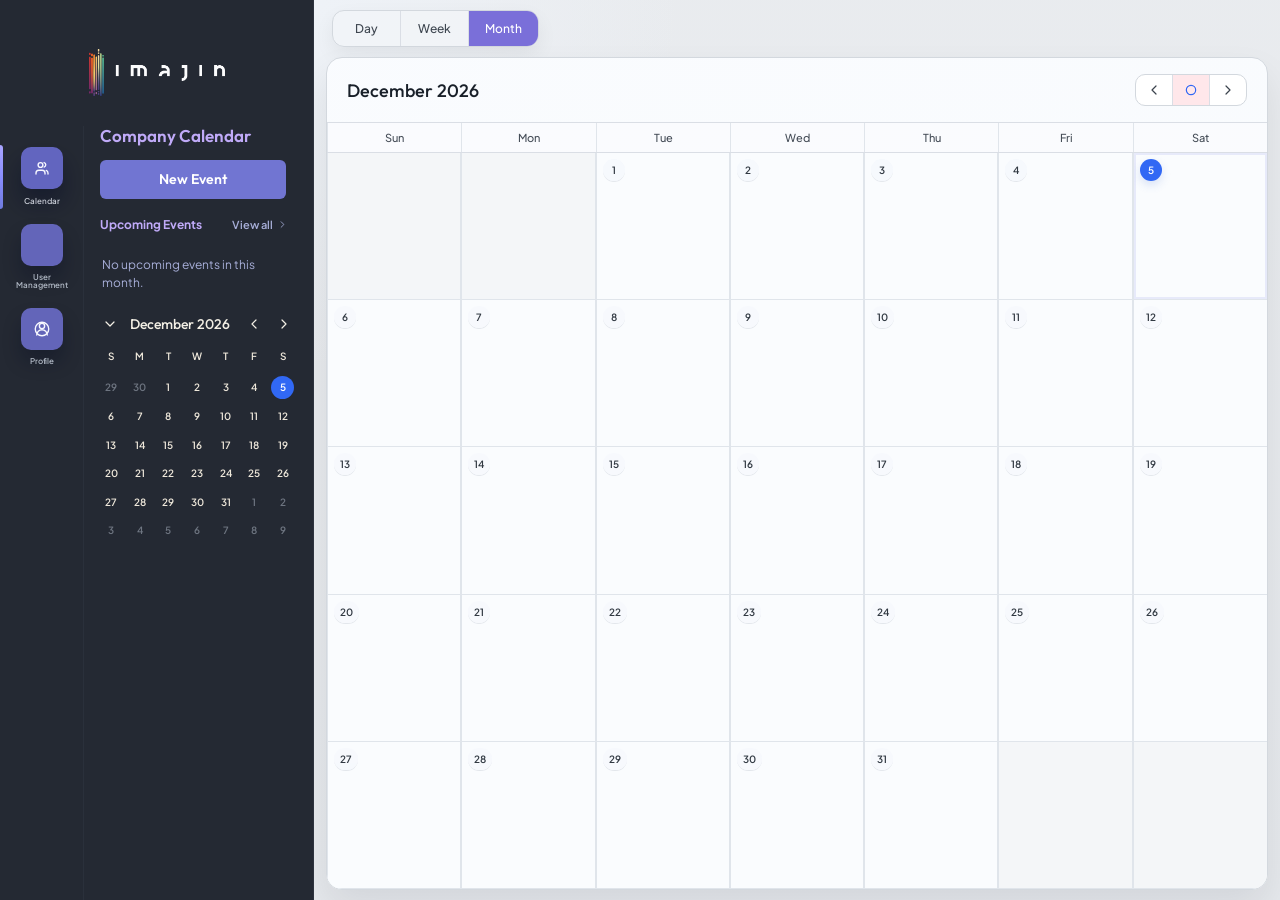
<file: index.html>
<!DOCTYPE html>
<html lang="en">
  <head>
    <meta charset="UTF-8" />
    <meta name="viewport" content="width=device-width, initial-scale=1.0" />
    <title>IMAJIN Workspace</title>
    <link rel="preconnect" href="https://fonts.googleapis.com" />
    <link rel="preconnect" href="https://fonts.gstatic.com" crossorigin />
    <link
      href="https://fonts.googleapis.com/css2?family=Outfit:wght@400;500;600;700&family=Plus+Jakarta+Sans:wght@400;500;600;700&display=swap"
      rel="stylesheet"
    />
    <link rel="stylesheet" href="./src/styles/main.css" />
    <link rel="stylesheet" href="./src/features/calendar/calendar.css" />
    <link rel="stylesheet" href="./src/features/user-management/user-management.css" />
    <link rel="stylesheet" href="./src/features/profile/profile.css" />
  </head>
  <body>
    <div id="app"></div>
    <script type="module" src="./src/main.js"></script>
  </body>
</html>
</file>
<file: src/styles/main.css>
:root {
  color-scheme: dark light;
  --sidebar-rail-width: 84px;
  --sidebar-panel-width: 230px;
  --sidebar-width: calc(var(--sidebar-rail-width) + var(--sidebar-panel-width));
  --bg-sidebar: #242933;
  --bg-sidebar-deep: #242933;
  --bg-content: oklch(0.93 0.006 255);
  --text-strong: oklch(0.95 0.01 260);
  --text-soft: oklch(0.77 0.02 260);
  --text-muted: oklch(0.63 0.02 260);
  --sidebar-heading: oklch(78.523% 0.11129 296.703);
  --sidebar-heading-soft: oklch(90.135% 0.02765 297.192);
  --accent: oklch(0.59 0.16 281);
  --accent-soft: color-mix(in oklch, var(--accent) 50%, transparent);
  --line-soft: oklch(0.34 0.02 260 / 0.7);
  --shadow-soft: 0 24px 48px oklch(0.12 0.03 260 / 0.24);
  --drawer-width: min(50vw, 48rem);
}

* {
  box-sizing: border-box;
}

html,
body {
  height: 100%;
  margin: 0;
}

body {
  background: linear-gradient(
    135deg,
    oklch(0.93 0.005 255),
    oklch(0.9 0.008 255)
  );
  color: var(--text-strong);
  font-family: "Plus Jakarta Sans", sans-serif;
  overflow: hidden;
  scrollbar-color: #6365b9 rgba(36, 41, 51, 0.16);
  scrollbar-width: thin;
}

* {
  scrollbar-color: #6365b9 rgba(36, 41, 51, 0.16);
  scrollbar-width: thin;
}

*::-webkit-scrollbar {
  width: 12px;
  height: 12px;
}

*::-webkit-scrollbar-track {
  background: rgba(36, 41, 51, 0.14);
  border-radius: 999px;
}

*::-webkit-scrollbar-thumb {
  background: #6365b9;
  border: 3px solid rgba(255, 255, 255, 0.92);
  border-radius: 999px;
}

*::-webkit-scrollbar-thumb:hover {
  background: #5759a8;
}

*::-webkit-scrollbar-corner {
  background: transparent;
}

button {
  font: inherit;
}

.ui-icon {
  display: inline-grid;
  place-items: center;
  flex: none;
}

.ui-icon svg {
  width: 1em;
  height: 1em;
  display: block;
}

.workspace-shell {
  height: 100vh;
  display: grid;
  grid-template-columns: var(--sidebar-width) minmax(0, 1fr);
  position: relative;
}

.sidebar {
  position: relative;
  display: grid;
  grid-template-columns: var(--sidebar-rail-width) var(--sidebar-panel-width);
  background: var(--bg-sidebar);
  box-shadow: inset -1px 0 0 var(--line-soft);
  min-width: 0;
  padding-top: 126px;
}

.sidebar__rail {
  position: relative;
  display: flex;
  flex-direction: column;
  align-items: center;
  padding: 18px 10px 18px;
  background: var(--bg-sidebar-deep);
  box-shadow: inset -1px 0 0 oklch(0.36 0.02 260 / 0.36);
}

.sidebar__panel {
  padding: 0 20px 28px 16px;
  min-width: 0;
  overflow: hidden;
}

.sidebar__active-marker {
  position: absolute;
  left: 0;
  top: 0;
  width: 3px;
  height: 64px;
  border-radius: 0 999px 999px 0;
  background: linear-gradient(
    180deg,
    oklch(0.78 0.18 283),
    oklch(0.62 0.15 276)
  );
  transition: transform 220ms cubic-bezier(0.22, 1, 0.36, 1);
}

.brand {
  position: absolute;
  top: 34px;
  left: 50%;
  z-index: 1;
  display: flex;
  justify-content: center;
  width: calc(var(--sidebar-width) - 56px);
  margin: 0;
  transform: translateX(-50%);
  pointer-events: none;
}

.brand__image {
  display: block;
  width: min(100%, 136px);
  height: auto;
  object-fit: contain;
}

.rail-nav {
  display: flex;
  flex-direction: column;
  gap: 10px;
  align-items: center;
  width: 100%;
}

.rail-nav__item {
  display: grid;
  justify-items: center;
  gap: 7px;
  width: 100%;
  min-height: 56px;
  padding: 4px 0;
  background: transparent;
  border: 0;
  color: var(--text-soft);
  cursor: pointer;
  position: relative;
}

.rail-nav__icon {
  width: 42px;
  height: 42px;
  display: grid;
  place-items: center;
  border-radius: 10px;
  background: #6365b9;
  color: oklch(0.98 0.01 280);
  box-shadow: 0 12px 18px oklch(0.16 0.05 270 / 0.32);
  transition:
    transform 180ms ease,
    box-shadow 180ms ease,
    filter 180ms ease;
}

.rail-nav__icon .ui-icon {
  font-size: 18px;
}

.rail-nav__icon .ui-icon svg {
  width: 18px;
  height: 18px;
}

.rail-nav__label {
  width: 100%;
  max-width: 64px;
  color: inherit;
  text-align: center;
  text-wrap: balance;
  line-height: 1.08;
  font-size: 8px;
  font-weight: 600;
  letter-spacing: -0.01em;
}

.rail-nav__item.is-active .rail-nav__label,
.rail-nav__item:hover .rail-nav__label {
  color: var(--text-strong);
}

.rail-nav__item.is-active .rail-nav__icon,
.rail-nav__item:hover .rail-nav__icon {
  transform: translateY(-1px);
  box-shadow: 0 14px 22px oklch(0.16 0.05 270 / 0.4);
  filter: saturate(1.08);
}

.panel__eyebrow {
  margin: 0 0 10px;
  color: var(--text-muted);
  text-transform: uppercase;
  letter-spacing: 0.18em;
  font-size: 9px;
  font-weight: 700;
}

.panel__title {
  margin: 0 0 12px;
  max-width: 220px;
  color: var(--sidebar-heading);
  font-family: "Outfit", sans-serif;
  font-size: 17px;
  font-weight: 600;
  line-height: 1.2;
}

.panel__body {
  min-height: 0;
  min-width: 0;
  overflow-x: hidden;
}

.subnav {
  display: flex;
  flex-direction: column;
  gap: 6px;
}

.subnav__item {
  width: calc(100% - 8px);
  justify-self: start;
  box-sizing: border-box;
  padding: 9px 14px;
  border: 0;
  border-radius: 6px;
  background: transparent;
  color: var(--sidebar-heading-soft);
  text-align: left;
  font-size: 12.5px;
  font-weight: 600;
  line-height: 1.35;
  cursor: pointer;
  transition:
    background-color 180ms ease,
    transform 180ms ease,
    color 180ms ease;
}

.subnav__item.is-active {
  background: color-mix(in oklch, var(--accent) 38%, var(--bg-sidebar));
  box-shadow: inset 0 0 0 1px oklch(0.54 0.07 278 / 0.2);
  color: var(--sidebar-heading);
}

.subnav__item:hover {
  background: color-mix(in oklch, var(--accent-soft) 55%, transparent);
  transform: translateX(2px);
  color: var(--sidebar-heading);
}

.calendar-panel {
  display: grid;
  gap: 14px;
  min-width: 0;
}

.calendar-panel__primary-action {
  width: calc(100% - 8px);
  justify-self: start;
  box-sizing: border-box;
  padding: 11px 16px;
  border: 0;
  border-radius: 6px;
  background: #7175d2;
  color: #ffffff;
  font-family: "Outfit", sans-serif;
  font-size: 14px;
  font-weight: 600;
  line-height: 1.2;
  cursor: pointer;
  margin: 2px 0 6px;
  transition:
    transform 160ms ease,
    background-color 160ms ease,
    box-shadow 160ms ease;
}

.calendar-panel__primary-action:hover,
.calendar-panel__primary-action:focus-visible {
  transform: translateY(-1px);
  background: #7b80e8;
  box-shadow: 0 12px 20px oklch(0.17 0.06 270 / 0.28);
}

.calendar-panel__primary-action.is-active {
  background: #6268d7;
}

.calendar-panel__head {
  display: flex;
  align-items: end;
  justify-content: space-between;
  gap: 12px;
  margin-top: -2px;
}

.calendar-panel__title {
  margin: 0;
  color: var(--sidebar-heading);
  font-size: 12px;
  font-weight: 700;
}

.calendar-panel__link {
  border: 0;
  background: transparent;
  color: #a7aed8;
  font-size: 11px;
  font-weight: 600;
  cursor: pointer;
  display: inline-flex;
  align-items: center;
  gap: 4px;
}

.calendar-events {
  display: grid;
  gap: 8px;
  min-width: 0;
}

.calendar-panel__empty {
  margin: 0;
  padding: 10px 2px 2px;
  color: #a7aed8;
  font-size: 12px;
  line-height: 1.5;
}

.event-card {
  display: grid;
  grid-template-columns: 40px 1fr;
  gap: 8px;
  align-items: center;
  padding: 8px;
  border-radius: 12px;
  background: #444777;
  min-width: 0;
  cursor: pointer;
  outline: none;
  transition:
    transform 160ms ease,
    background-color 160ms ease,
    box-shadow 160ms ease;
}

.event-card:hover,
.event-card:focus-visible {
  transform: translateY(-1px);
  box-shadow: 0 10px 18px oklch(0.12 0.03 260 / 0.22);
}

.event-card.is-active {
  background: #5055a0;
}

.event-card__date {
  display: grid;
  justify-items: center;
  align-content: center;
  gap: 1px;
  border-radius: 10px;
  background: #7175d2;
  min-height: 38px;
  padding: 4px 0;
  text-align: center;
}

.event-card__day,
.event-card__month,
.event-card__title,
.event-card__meta {
  margin: 0;
}

.event-card__body {
  min-width: 0;
}

.event-card__title-row {
  display: flex;
  align-items: center;
  gap: 6px;
  min-width: 0;
}

.event-card__day {
  font-size: 11px;
  line-height: 1;
}

.event-card__month {
  font-size: 8px;
  font-weight: 700;
  line-height: 0.95;
}

.event-card__title {
  min-width: 0;
  flex: 0 1 auto;
  color: var(--text-strong);
  font-size: 10px;
  font-weight: 600;
  line-height: 1.25;
  overflow: hidden;
  text-overflow: ellipsis;
  white-space: nowrap;
}

.event-card__tags {
  display: inline-flex;
  align-items: center;
  gap: 4px;
  flex: 0 0 auto;
  min-width: 0;
  overflow: hidden;
}

.event-card__tag {
  display: inline-flex;
  align-items: center;
  min-height: 16px;
  padding: 0 6px;
  border-radius: 999px;
  background: var(--tag-color, #5c73d8);
  color: var(--tag-text-color, #ffffff);
  font-size: 7px;
  font-weight: 700;
  letter-spacing: 0.02em;
  white-space: nowrap;
}

.event-card__meta {
  margin-top: 2px;
  color: oklch(0.87 0.01 260 / 0.9);
  font-size: 7px;
  font-weight: 600;
  overflow: hidden;
  text-overflow: ellipsis;
  white-space: nowrap;
}

.calendar-month {
  display: grid;
  grid-template-columns: 20px minmax(0, 1fr) auto;
  align-items: center;
  gap: 10px;
  margin-top: 6px;
}

.calendar-month__label {
  margin: 0;
  min-width: 0;
  color: #f3efe5;
  font-family: "Outfit", sans-serif;
  font-size: 14px;
  font-weight: 500;
}

.calendar-month__actions {
  display: flex;
  gap: 10px;
}

.calendar-month__button {
  border: 0;
  background: transparent;
  color: #f3efe5;
  font-size: 16px;
  line-height: 1;
  cursor: pointer;
  width: 20px;
  height: 20px;
  display: inline-grid;
  place-items: center;
  padding: 0;
}

.calendar-month__button.is-collapsed {
  transform: rotate(-90deg);
}

.calendar-grid {
  display: grid;
  width: 100%;
  grid-template-columns: repeat(7, minmax(0, 1fr));
  gap: 6px;
  min-width: 0;
}

.calendar-grid--weekdays {
  margin-top: 2px;
}

.calendar-grid.is-hidden {
  display: none;
}

.calendar-grid__weekday {
  display: grid;
  min-width: 0;
  place-items: center;
  color: #efe8db;
  font-size: 10px;
  font-weight: 600;
}

.calendar-grid__day {
  min-width: 0;
  width: 100%;
  aspect-ratio: 1;
  border: 0;
  border-radius: 12px;
  background: transparent;
  color: #efe8db;
  font-size: 10px;
  font-weight: 600;
  cursor: pointer;
  transition:
    background-color 160ms ease,
    color 160ms ease,
    transform 160ms ease;
  display: flex;
  align-items: center;
  justify-content: center;
}

.calendar-grid__day:hover:not(:disabled) {
  background: oklch(0.37 0.07 264 / 0.7);
  transform: translateY(-1px);
}

.calendar-grid__day.is-active {
  background: #3168f4;
  color: #ffffff;
}

.calendar-grid__day.is-today:not(.is-active) {
  background: color-mix(in oklch, #3168f4 22%, transparent);
  box-shadow: inset 0 0 0 1px color-mix(in oklch, #89a8ff 68%, white);
  color: #ffffff;
}

.calendar-grid__day.is-muted {
  color: oklch(0.56 0.02 260);
}

.calendar-grid__day:disabled {
  cursor: default;
}

.content-stage {
  height: 100vh;
  min-width: 0;
  overflow: visible;
  background:
    radial-gradient(circle at top left, oklch(0.96 0.008 255), transparent 28%),
    linear-gradient(180deg, oklch(0.94 0.005 255), var(--bg-content));
}

.content-stage__content {
  height: 100%;
  padding: 0;
  overflow: visible;
}

.content-stage__empty {
  margin: 36px;
  min-height: calc(100vh - 72px);
  border-radius: 24px;
  border: 1px dashed oklch(0.8 0.01 255);
  background: oklch(0.96 0.004 255 / 0.78);
  box-shadow: var(--shadow-soft);
  opacity: 0.22;
  padding: 28px;
}

.content-stage__label,
.content-stage__title,
.content-stage__meta {
  margin: 0;
  color: oklch(0.44 0.02 255);
}

.content-stage__label {
  text-transform: uppercase;
  letter-spacing: 0.16em;
  font-size: 11px;
  font-weight: 700;
}

.content-stage__title {
  margin-top: 8px;
  font-family: "Outfit", sans-serif;
  font-size: 32px;
  font-weight: 600;
}

.content-stage__meta {
  margin-top: 10px;
  max-width: 480px;
  font-size: 14px;
  line-height: 1.6;
}

.calendar-workspace {
  height: 100%;
  min-height: 0;
  padding: 10px 12px 10px;
  display: grid;
  grid-template-rows: auto minmax(0, 1fr);
  gap: 10px;
  overflow: hidden;
}

.calendar-workspace__toolbar {
  display: flex;
  align-items: center;
  justify-content: flex-start;
  gap: 14px;
  padding: 0 6px;
}

.calendar-workspace__tabs {
  display: inline-flex;
  align-items: center;
  border: 1px solid oklch(0.88 0.01 255);
  border-radius: 12px;
  background: oklch(0.97 0.004 255 / 0.85);
  overflow: hidden;
  box-shadow: 0 8px 20px oklch(0.16 0.02 255 / 0.06);
}

.calendar-workspace__tab {
  min-width: 68px;
  padding: 10px 16px;
  border: 0;
  border-right: 1px solid oklch(0.9 0.01 255);
  background: transparent;
  color: oklch(0.39 0.02 255);
  font-size: 12px;
  font-weight: 500;
  cursor: pointer;
}

.calendar-workspace__tab:last-child {
  border-right: 0;
}

.calendar-workspace__tab.is-active {
  background: #7a6fd9;
  color: #ffffff;
}

.calendar-surface {
  min-height: 0;
  height: 100%;
  border: 1px solid oklch(0.88 0.01 255);
  border-radius: 16px;
  background:
    linear-gradient(
      180deg,
      oklch(0.99 0.004 255 / 0.92),
      oklch(0.985 0.003 255 / 0.96)
    ),
    linear-gradient(135deg, oklch(0.975 0.006 255), oklch(0.95 0.008 255));
  box-shadow: 0 18px 36px oklch(0.16 0.02 255 / 0.08);
  overflow: hidden;
  display: grid;
  grid-template-rows: auto auto 1fr;
}

.calendar-surface__header {
  display: grid;
  grid-template-columns: 1fr auto;
  align-items: center;
  gap: 14px;
  padding: 16px 20px;
  border-bottom: 1px solid oklch(0.9 0.01 255);
}

.calendar-surface__title {
  display: inline-flex;
  align-items: center;
  gap: 8px;
  margin: 0;
  color: oklch(0.24 0.02 255);
  font-family: "Outfit", sans-serif;
  font-size: 18px;
  font-weight: 500;
}

.calendar-surface__nav {
  display: inline-flex;
  align-items: center;
  border: 1px solid oklch(0.88 0.01 255);
  border-radius: 10px;
  overflow: hidden;
  background: #ffffff;
}

.calendar-surface__nav-button {
  min-width: 36px;
  height: 30px;
  padding: 0 10px;
  border: 0;
  border-right: 1px solid oklch(0.9 0.01 255);
  background: transparent;
  color: oklch(0.38 0.02 255);
  display: inline-grid;
  place-items: center;
  cursor: pointer;
}

.calendar-surface__nav-button.is-active {
  background: color-mix(in oklch, #3168f4 12%, white);
  color: #3168f4;
}

.calendar-surface__nav-button:last-child {
  border-right: 0;
}

.calendar-surface__nav-button .ui-icon {
  font-size: 16px;
}

.calendar-surface__weekdays {
  display: grid;
  grid-template-columns: repeat(7, minmax(0, 1fr));
  border-bottom: 1px solid oklch(0.9 0.01 255);
  background: oklch(0.99 0.003 255 / 0.82);
}

.calendar-surface__weekday {
  padding: 8px 6px;
  border-left: 1px solid oklch(0.92 0.01 255);
  color: oklch(0.42 0.02 255);
  font-size: 11px;
  font-weight: 500;
  text-align: center;
}

.calendar-surface__weekdays--week {
  grid-template-columns: repeat(7, minmax(0, 1fr));
}

.calendar-surface__weekdays--week .calendar-surface__weekday {
  border-left: 0;
  border-right: 1px solid oklch(0.92 0.01 255);
}

.calendar-surface__weekdays--week .calendar-surface__weekday:last-child {
  border-right: 0;
}

.calendar-surface__board {
  display: grid;
  grid-template-columns: repeat(7, minmax(0, 1fr));
  background: oklch(0.99 0.004 255 / 0.96);
  align-items: stretch;
}

.calendar-surface__board--week {
  grid-template-columns: repeat(7, minmax(0, 1fr));
  grid-template-rows: 1fr;
}

.calendar-surface__time-marker,
.calendar-surface__cell {
  border-left: 1px solid oklch(0.92 0.01 255);
}

.calendar-surface__time-marker {
  display: flex;
  align-items: flex-start;
  justify-content: center;
  padding-top: 16px;
  color: oklch(0.52 0.02 255);
  font-size: 10px;
  font-weight: 500;
}

.calendar-surface__cell {
  position: relative;
  display: grid;
  align-content: start;
  gap: 3px;
  min-width: 0;
  min-height: 60px;
  padding: 34px 4px 4px;
  overflow: hidden;
  background: oklch(0.99 0.004 255 / 0.92);
  border-right: 1px solid oklch(0.92 0.01 255);
  border-bottom: 1px solid oklch(0.92 0.01 255);
}

.calendar-surface__cell:nth-child(7n) {
  border-right: 0;
}

.calendar-surface__cell.is-muted {
  background: oklch(0.96 0.004 255 / 0.5);
}

.calendar-surface__cell--week {
  display: grid;
  align-content: start;
  gap: 8px;
  padding: 44px 8px 10px;
  background: oklch(0.992 0.003 255 / 0.88);
}

.calendar-surface__cell.is-selected {
  box-shadow: inset 0 0 0 2px oklch(0.83 0.06 280 / 0.32);
}

.calendar-surface__cell.is-today:not(.is-selected) {
  box-shadow: inset 0 0 0 2px color-mix(in oklch, #3168f4 35%, white);
}

.calendar-surface__date {
  position: absolute;
  top: 6px;
  left: 6px;
  border: 0;
  min-width: 22px;
  min-height: 22px;
  padding: 0 6px;
  border-radius: 999px;
  background: oklch(0.98 0.006 255 / 0.92);
  color: oklch(0.34 0.02 255);
  font-size: 10px;
  font-weight: 600;
  line-height: 1;
  cursor: pointer;
  display: inline-grid;
  place-items: center;
  z-index: 2;
  box-shadow: 0 1px 0 oklch(0.9 0.01 255 / 0.7);
}

.calendar-surface__date.is-today {
  background: #3168f4;
  color: #ffffff;
  box-shadow: 0 4px 10px oklch(0.55 0.17 264 / 0.18);
}

.calendar-surface__cell.is-muted .calendar-surface__date {
  color: oklch(0.62 0.02 255);
  background: oklch(0.985 0.004 255 / 0.82);
}

.calendar-surface__cell.is-muted .calendar-surface__date.is-today {
  background: color-mix(in oklch, #3168f4 84%, white);
  color: #ffffff;
}

.calendar-surface__date--week {
  top: 10px;
  left: 10px;
  right: auto;
}

.calendar-surface__event {
  position: relative;
  top: auto;
  left: auto;
  right: auto;
  min-height: 0;
  border: 0;
  border-radius: 6px;
  background: var(--event-bg, #6f74d8);
  color: #ffffff;
  padding: 4px 6px;
  text-align: left;
  display: grid;
  gap: 1px;
  align-content: start;
  box-shadow: 0 4px 8px oklch(0.18 0.04 255 / 0.08);
  cursor: pointer;
}

.calendar-surface__event.is-active {
  box-shadow:
    0 8px 14px oklch(0.18 0.04 255 / 0.1),
    0 0 0 2px oklch(0.96 0.01 255 / 0.9);
}

.calendar-surface__event--stack {
  position: relative;
  top: auto;
  left: auto;
  right: auto;
  min-height: 0;
}

.calendar-surface__event--month {
  min-height: 18px;
  padding: 2px 5px;
  border-radius: 4px;
  box-shadow: none;
}

.calendar-surface__event--month.is-active {
  box-shadow: 0 0 0 2px oklch(0.96 0.01 255 / 0.9);
}

.calendar-surface__event-title--month {
  font-size: 7px;
  line-height: 1.2;
  white-space: nowrap;
  overflow: hidden;
  text-overflow: ellipsis;
}

.calendar-surface__event-overflow {
  display: inline-flex;
  align-items: center;
  justify-content: center;
  min-height: 18px;
  padding: 2px 5px;
  border-radius: 4px;
  background: oklch(0.86 0.02 255);
  color: oklch(0.42 0.02 255);
  font-size: 7px;
  font-weight: 600;
  cursor: pointer;
  transition: background-color 160ms ease;
}

.calendar-surface__event-overflow:hover {
  background: oklch(0.82 0.03 255);
}

.calendar-surface__event-title {
  display: block;
  min-width: 0;
  font-size: 10px;
  font-weight: 600;
  line-height: 1.15;
  overflow-wrap: anywhere;
}

.calendar-surface__event-meta {
  min-width: 0;
  font-size: 8px;
  line-height: 1.15;
  opacity: 0.95;
  overflow-wrap: anywhere;
}

.calendar-surface__day {
  display: grid;
  grid-template-rows: auto 1fr;
  min-height: 0;
}

.calendar-surface__day-header {
  padding: 18px 28px;
  border-bottom: 1px solid oklch(0.9 0.01 255);
  color: oklch(0.3 0.02 255);
  font-family: "Outfit", sans-serif;
  font-size: 18px;
  font-weight: 500;
}

.calendar-surface__day-list {
  min-height: 0;
  overflow: auto;
  display: grid;
  gap: 12px;
  padding: 20px 28px 24px;
}

.calendar-surface__empty {
  margin: 0;
  color: oklch(0.5 0.02 255);
  font-size: 14px;
}

.calendar-surface__day-event {
  border: 0;
  border-radius: 14px;
  background: var(--event-bg, #6f74d8);
  color: #ffffff;
  padding: 16px 18px;
  text-align: left;
  cursor: pointer;
  box-shadow: 0 16px 24px oklch(0.18 0.04 255 / 0.12);
}

.calendar-surface__day-event.is-active {
  box-shadow:
    0 16px 24px oklch(0.18 0.04 255 / 0.12),
    0 0 0 2px oklch(0.9 0.01 255 / 0.86);
}

.calendar-surface__day-event-copy {
  display: grid;
  gap: 6px;
}

.calendar-surface__day-event-time {
  font-size: 11px;
  opacity: 0.92;
}

.calendar-surface__day-event-title {
  font-size: 15px;
  line-height: 1.25;
}

.calendar-surface__day-event-meta {
  font-size: 12px;
  opacity: 0.92;
}

.user-management-view {
  display: grid;
  gap: 18px;
  opacity: 1;
}

.user-management-view__header {
  display: grid;
  gap: 8px;
}

.user-management-view__eyebrow,
.user-management-view__title,
.user-management-view__meta {
  margin: 0;
  color: oklch(0.3 0.02 255);
}

.user-management-view__eyebrow {
  text-transform: uppercase;
  letter-spacing: 0.14em;
  font-size: 11px;
  font-weight: 700;
}

.user-management-view__title {
  font-family: "Outfit", sans-serif;
  font-size: 30px;
  font-weight: 600;
}

.user-management-view__meta {
  max-width: 520px;
  font-size: 14px;
  line-height: 1.6;
}

.user-management-view__list {
  display: grid;
  gap: 14px;
}

.assets-view {
  height: 100%;
  min-height: 0;
  padding: 18px 18px 16px;
  display: grid;
  grid-template-rows: auto minmax(0, 1fr);
  gap: 14px;
  overflow: hidden;
}

.assets-view__header {
  display: flex;
  align-items: center;
  justify-content: space-between;
  gap: 20px;
  padding: 2px 16px 0;
}

.assets-view__title {
  margin: 0;
  color: oklch(0.24 0.02 255);
  font-family: "Outfit", sans-serif;
  font-size: 24px;
  font-weight: 600;
  letter-spacing: -0.02em;
}

.assets-view__actions {
  display: inline-flex;
  align-items: center;
  gap: 10px;
}

.assets-view__action {
  display: inline-flex;
  align-items: center;
  gap: 10px;
  min-height: 40px;
  padding: 0 16px;
  border: 1px solid oklch(0.88 0.015 255);
  border-radius: 10px;
  background: oklch(0.985 0.004 255 / 0.92);
  color: oklch(0.3 0.02 255);
  font-size: 13px;
  font-weight: 500;
  cursor: pointer;
  box-shadow: 0 10px 18px oklch(0.16 0.02 255 / 0.04);
  transition:
    transform 160ms ease,
    border-color 160ms ease,
    background-color 160ms ease;
}

.assets-view__action:hover,
.assets-view__action:focus-visible {
  transform: translateY(-1px);
  border-color: oklch(0.8 0.04 275 / 0.44);
  background: #ffffff;
}

.assets-view__action .ui-icon {
  font-size: 15px;
}

.assets-surface {
  min-height: 0;
  border: 1px solid oklch(0.89 0.01 255 / 0.92);
  border-radius: 16px;
  background:
    radial-gradient(
      circle at top center,
      oklch(0.95 0.025 278 / 0.36),
      transparent 32%
    ),
    linear-gradient(
      180deg,
      oklch(0.99 0.004 255 / 0.96),
      oklch(0.98 0.004 255 / 0.98)
    );
  box-shadow: 0 26px 40px oklch(0.16 0.02 255 / 0.08);
  display: grid;
  grid-template-rows: auto minmax(0, 1fr);
  overflow: hidden;
}

.assets-toolbar {
  display: grid;
  grid-template-columns: minmax(0, 1fr) auto;
  gap: 12px;
  padding: 12px 14px;
  border-bottom: 1px solid oklch(0.9 0.01 255);
  background: linear-gradient(
    180deg,
    oklch(0.985 0.004 255 / 0.94),
    oklch(0.978 0.004 255 / 0.88)
  );
}

.assets-search {
  display: flex;
  align-items: center;
  gap: 10px;
  min-width: 0;
  min-height: 42px;
  padding: 0 14px;
  border: 1px solid oklch(0.89 0.01 255);
  border-radius: 10px;
  background: oklch(0.985 0.003 255 / 0.94);
  color: oklch(0.56 0.02 255);
}

.assets-search .ui-icon {
  font-size: 16px;
}

.assets-search__input {
  width: 100%;
  min-width: 0;
  border: 0;
  outline: 0;
  background: transparent;
  color: oklch(0.28 0.02 255);
  font-size: 14px;
}

.assets-search__input::placeholder {
  color: oklch(0.56 0.02 255);
}

.assets-toolbar__controls {
  display: inline-flex;
  align-items: center;
  gap: 0;
}

.assets-filter {
  display: inline-flex;
  align-items: center;
  justify-content: center;
  gap: 10px;
  min-height: 42px;
  padding: 0 14px;
  border: 1px solid oklch(0.89 0.01 255);
  background: oklch(0.987 0.004 255 / 0.92);
  color: oklch(0.36 0.02 255);
  font-size: 13px;
  cursor: pointer;
}

.assets-filter:first-child {
  border-radius: 10px 0 0 10px;
}

.assets-filter--icon {
  min-width: 42px;
  padding: 0;
  border-left: 0;
  border-radius: 0 10px 10px 0;
}

.assets-filter:hover,
.assets-filter:focus-visible {
  background: #ffffff;
}

.assets-filter .ui-icon {
  font-size: 15px;
}

.assets-table {
  position: relative;
  min-height: 0;
  overflow: auto;
  display: grid;
  grid-template-columns:
    108px minmax(180px, 1.4fr) minmax(100px, 0.9fr) minmax(112px, 1fr)
    minmax(96px, 0.85fr) minmax(96px, 0.7fr) 104px 66px;
  align-content: start;
}

.assets-table__cell {
  position: relative;
  min-width: 0;
  padding: 15px 18px;
  border-bottom: 1px solid oklch(0.91 0.01 255);
  color: oklch(0.34 0.02 255);
  font-size: 13px;
  line-height: 1.25;
}

.assets-table__cell--head {
  position: sticky;
  top: 0;
  z-index: 1;
  padding-top: 16px;
  padding-bottom: 12px;
  background: oklch(0.988 0.004 255 / 0.96);
  color: oklch(0.32 0.02 255);
  font-size: 12px;
  font-weight: 500;
  letter-spacing: 0.01em;
}

.assets-table__cell--asset-name {
  color: oklch(0.27 0.02 255);
}

.assets-table__cell--actions {
  display: flex;
  justify-content: center;
  align-items: center;
  padding-inline: 10px;
}

.asset-status {
  display: inline-flex;
  align-items: center;
  justify-content: center;
  min-height: 24px;
  padding: 0 12px;
  border-radius: 6px;
  font-size: 12px;
  font-weight: 500;
  white-space: nowrap;
}

.asset-status--in-use {
  background: oklch(0.66 0.12 270 / 0.22);
  color: oklch(0.53 0.15 273);
}

.asset-status--available {
  background: oklch(0.86 0.03 160 / 0.65);
  color: oklch(0.45 0.06 166);
}

.asset-status--stored {
  background: oklch(0.9 0.01 255);
  color: oklch(0.46 0.02 255);
}

.asset-row__menu-button {
  width: 34px;
  height: 34px;
  border: 0;
  border-radius: 10px;
  background: oklch(0.95 0.008 255 / 0.92);
  color: oklch(0.45 0.02 255);
  display: inline-grid;
  place-items: center;
  cursor: pointer;
  box-shadow: inset 0 0 0 1px oklch(0.89 0.01 255);
}

.asset-row__menu-button:hover,
.asset-row__menu-button:focus-visible {
  background: #ffffff;
}

.asset-row__menu-button .ui-icon {
  font-size: 15px;
}

.asset-row__menu {
  position: absolute;
  top: calc(100% - 6px);
  right: 10px;
  z-index: 5;
  min-width: 144px;
  padding: 10px;
  border: 1px solid oklch(0.88 0.015 255);
  border-radius: 12px;
  background: oklch(0.985 0.004 255 / 0.98);
  box-shadow: 0 20px 32px oklch(0.16 0.02 255 / 0.14);
  display: grid;
  gap: 4px;
}

.asset-row__menu-item {
  display: inline-flex;
  align-items: center;
  gap: 10px;
  min-height: 34px;
  padding: 0 10px;
  border: 0;
  border-radius: 8px;
  background: transparent;
  color: oklch(0.34 0.02 255);
  font-size: 13px;
  text-align: left;
  cursor: pointer;
}

.asset-row__menu-item:hover,
.asset-row__menu-item:focus-visible {
  background: oklch(0.95 0.01 255);
}

.asset-row__menu-item .ui-icon {
  font-size: 14px;
}

.asset-row__menu-item--danger {
  color: oklch(0.62 0.18 25);
}

.assets-table__empty {
  grid-column: 1 / -1;
  padding: 52px 28px 56px;
  display: grid;
  gap: 8px;
  justify-items: start;
}

.assets-table__empty-title,
.assets-table__empty-copy {
  margin: 0;
}

.assets-table__empty-title {
  color: oklch(0.27 0.02 255);
  font-size: 16px;
}

.assets-table__empty-copy {
  color: oklch(0.48 0.02 255);
  font-size: 13px;
}

.user-card {
  display: grid;
  grid-template-columns: minmax(0, 1.6fr) auto auto;
  align-items: center;
  gap: 16px;
  padding: 18px 20px;
  border-radius: 20px;
  background: #ffffff;
  border: 1px solid oklch(0.88 0.01 255);
  box-shadow: 0 18px 30px oklch(0.18 0.02 255 / 0.08);
}

.user-card__identity {
  display: flex;
  align-items: center;
  gap: 14px;
  min-width: 0;
}

.user-card__avatar {
  width: 44px;
  height: 44px;
  border-radius: 14px;
  display: grid;
  place-items: center;
  background: #6f74d8;
  color: #ffffff;
  font-family: "Outfit", sans-serif;
  font-size: 18px;
  font-weight: 700;
}

.user-card__copy {
  min-width: 0;
}

.user-card__name,
.user-card__email {
  margin: 0;
}

.user-card__name {
  color: oklch(0.24 0.02 255);
  font-size: 16px;
  font-weight: 700;
}

.user-card__email {
  margin-top: 4px;
  color: oklch(0.48 0.02 255);
  font-size: 13px;
}

.user-card__role,
.user-card__status {
  display: inline-flex;
  align-items: center;
  justify-content: center;
  min-height: 38px;
  padding: 0 14px;
  border-radius: 999px;
  font-size: 13px;
  font-weight: 700;
  white-space: nowrap;
}

.user-card__role {
  background: oklch(0.95 0.01 255);
  color: oklch(0.38 0.02 255);
}

.user-card__status {
  color: #ffffff;
}

.user-card__status--active {
  background: #4d9b67;
}

.user-card__status--pending {
  background: #d29b46;
}

.user-card__status--suspended {
  background: #c15656;
}

/* User Drawer - Shares styles with Event Drawer */
.user-drawer-overlay {
  position: fixed;
  inset: 0;
  display: block;
  pointer-events: none;
  z-index: 30;
}

.user-drawer-overlay.is-open {
  pointer-events: auto;
}

.user-drawer-overlay__backdrop {
  position: absolute;
  inset: 0;
  border: 0;
  background: oklch(0.2 0.02 255 / 0.24);
  backdrop-filter: blur(10px);
  cursor: pointer;
  opacity: 0;
  transition:
    opacity 220ms ease,
    backdrop-filter 260ms ease;
}

.user-drawer {
  width: var(--drawer-width);
  max-width: calc(100vw - 16px);
  position: absolute;
  top: 0;
  right: 0;
  height: 100vh;
  display: grid;
  grid-template-rows: auto 1fr auto;
  background: #ffffff;
  border-left: 1px solid oklch(0.9 0.01 255);
  box-shadow: -12px 0 40px oklch(0.18 0.02 255 / 0.12);
  transform: translateX(100%);
  opacity: 0;
  will-change: transform, opacity;
  transition:
    transform 360ms cubic-bezier(0.22, 1, 0.36, 1),
    opacity 300ms ease;
}

.user-drawer-overlay.is-open .user-drawer {
  transform: translateX(0);
  opacity: 1;
}

.user-drawer-overlay.is-open .user-drawer-overlay__backdrop {
  opacity: 1;
}

/* Use exact same styles as event-drawer */
.user-drawer__header {
  display: flex;
  align-items: center;
  justify-content: space-between;
  padding: 16px 20px;
  border-bottom: 1px solid oklch(0.9 0.01 255);
}

.user-drawer__header-left {
  display: flex;
  align-items: center;
  gap: 8px;
}

.user-drawer__title {
  margin: 0;
  font-family: "Outfit", sans-serif;
  font-size: 15px;
  font-weight: 600;
  color: oklch(0.18 0.02 255);
}

.user-drawer__back,
.user-drawer__close {
  border: 0;
  background: transparent;
  color: oklch(0.46 0.02 255);
  cursor: pointer;
  width: 32px;
  height: 32px;
  display: grid;
  place-items: center;
  padding: 0;
  border-radius: 10px;
}

.user-drawer__back:hover,
.user-drawer__back:focus-visible,
.user-drawer__close:hover,
.user-drawer__close:focus-visible {
  background: oklch(0.96 0.01 255);
}

.user-drawer__body {
  overflow-y: auto;
  overflow-x: visible;
  padding: 14px 20px 18px 30px;
  display: grid;
  align-content: start;
  gap: 12px;
  scrollbar-gutter: stable;
}

/* Footer - same as event drawer */
.user-drawer__footer {
  display: flex;
  align-items: center;
  justify-content: flex-start;
  gap: 12px;
  padding: 14px 16px;
  border-top: 1px solid oklch(0.9 0.01 255);
}

.user-drawer__footer-actions {
  display: flex;
  gap: 10px;
}

.user-drawer__button {
  border-radius: 999px;
  padding: 10px 18px;
  border: 1px solid oklch(0.88 0.01 255);
  background: #ffffff;
  color: oklch(0.36 0.02 255);
  cursor: pointer;
  font-size: 13px;
}

.user-drawer__button--primary {
  border: 0;
  background: #6f74d8;
  color: #ffffff;
  box-shadow: 0 10px 18px oklch(0.42 0.09 282 / 0.18);
}

.user-drawer__button--ghost {
  background: transparent;
}

.user-drawer__button:disabled {
  cursor: not-allowed;
  opacity: 0.55;
  box-shadow: none;
}

/* Asset Drawer - Shares styles with User Drawer */
.asset-drawer-overlay {
  position: fixed;
  inset: 0;
  display: block;
  pointer-events: none;
  z-index: 30;
}

.asset-drawer-overlay.is-open {
  pointer-events: auto;
}

.asset-drawer-overlay__backdrop {
  position: absolute;
  inset: 0;
  border: 0;
  background: oklch(0.2 0.02 255 / 0.24);
  backdrop-filter: blur(10px);
  cursor: pointer;
  opacity: 0;
  transition:
    opacity 220ms ease,
    backdrop-filter 260ms ease;
}

.asset-drawer {
  width: var(--drawer-width);
  max-width: calc(100vw - 16px);
  position: absolute;
  top: 0;
  right: 0;
  height: 100vh;
  display: grid;
  grid-template-rows: auto 1fr auto;
  background: #ffffff;
  border-left: 1px solid oklch(0.9 0.01 255);
  box-shadow: -12px 0 40px oklch(0.18 0.02 255 / 0.12);
  transform: translateX(100%);
  opacity: 0;
  will-change: transform, opacity;
  transition:
    transform 360ms cubic-bezier(0.22, 1, 0.36, 1),
    opacity 300ms ease;
}

.asset-drawer-overlay.is-open .asset-drawer {
  transform: translateX(0);
  opacity: 1;
}

.asset-drawer-overlay.is-open .asset-drawer-overlay__backdrop {
  opacity: 1;
}

.asset-drawer__header {
  display: flex;
  align-items: center;
  justify-content: space-between;
  padding: 16px 20px;
  border-bottom: 1px solid oklch(0.9 0.01 255);
}

.asset-drawer__header-left {
  display: flex;
  align-items: center;
  gap: 8px;
}

.asset-drawer__title {
  margin: 0;
  font-family: "Outfit", sans-serif;
  font-size: 15px;
  font-weight: 600;
  color: oklch(0.18 0.02 255);
}

.asset-drawer__back,
.asset-drawer__close {
  border: 0;
  background: transparent;
  color: oklch(0.46 0.02 255);
  cursor: pointer;
  width: 32px;
  height: 32px;
  display: grid;
  place-items: center;
  padding: 0;
  border-radius: 10px;
}

.asset-drawer__back:hover,
.asset-drawer__back:focus-visible,
.asset-drawer__close:hover,
.asset-drawer__close:focus-visible {
  background: oklch(0.96 0.01 255);
}

.asset-drawer__body {
  overflow-y: auto;
  overflow-x: visible;
  padding: 14px 20px 18px 30px;
  display: grid;
  align-content: start;
  gap: 12px;
  scrollbar-gutter: stable;
}

.asset-drawer__footer {
  display: flex;
  align-items: center;
  justify-content: flex-start;
  gap: 12px;
  padding: 14px 16px;
  border-top: 1px solid oklch(0.9 0.01 255);
}

.asset-drawer__footer-actions {
  display: flex;
  gap: 10px;
}

.asset-drawer__button {
  border-radius: 999px;
  padding: 10px 18px;
  border: 1px solid oklch(0.88 0.01 255);
  background: #ffffff;
  color: oklch(0.36 0.02 255);
  cursor: pointer;
  font-size: 13px;
  font-family: inherit;
}

.asset-drawer__button--primary {
  border: 0;
  background: #6f74d8;
  color: #ffffff;
  box-shadow: 0 10px 18px oklch(0.42 0.09 282 / 0.18);
}

.asset-drawer__button--ghost {
  background: transparent;
}

.asset-drawer__button:disabled {
  cursor: not-allowed;
  opacity: 0.55;
  box-shadow: none;
}

/* Asset Image Preview */
.asset-drawer__image-preview {
  width: 100%;
  height: 180px;
  border: 2px dashed oklch(0.88 0.01 255);
  border-radius: 10px;
  display: grid;
  place-items: center;
  overflow: hidden;
  background: oklch(0.98 0.005 255);
}

.asset-drawer__image-preview img {
  width: 100%;
  height: 100%;
  object-fit: cover;
}

.asset-drawer__image-placeholder {
  color: oklch(0.55 0.02 255);
  font-size: 14px;
  font-weight: 500;
}

/* Request Detail Drawer */
.request-detail-drawer-overlay {
  position: fixed;
  inset: 0;
  display: block;
  pointer-events: none;
  z-index: 30;
}

.request-detail-drawer-overlay.is-open {
  pointer-events: auto;
}

.request-detail-drawer-overlay__backdrop {
  position: absolute;
  inset: 0;
  border: 0;
  background: oklch(0.2 0.02 255 / 0.24);
  backdrop-filter: blur(10px);
  cursor: pointer;
  opacity: 0;
  transition:
    opacity 220ms ease,
    backdrop-filter 260ms ease;
}

.request-detail-drawer {
  width: var(--drawer-width);
  max-width: calc(100vw - 16px);
  position: absolute;
  top: 0;
  right: 0;
  height: 100vh;
  display: grid;
  grid-template-rows: auto 1fr auto;
  background: #ffffff;
  border-left: 1px solid oklch(0.9 0.01 255);
  box-shadow: -12px 0 40px oklch(0.18 0.02 255 / 0.12);
  transform: translateX(100%);
  opacity: 0;
  will-change: transform, opacity;
  transition:
    transform 360ms cubic-bezier(0.22, 1, 0.36, 1),
    opacity 300ms ease;
}

.request-detail-drawer-overlay.is-open .request-detail-drawer {
  transform: translateX(0);
  opacity: 1;
}

.request-detail-drawer-overlay.is-open .request-detail-drawer-overlay__backdrop {
  opacity: 1;
}

.request-detail-drawer__header {
  display: flex;
  align-items: center;
  justify-content: space-between;
  padding: 16px 20px;
  border-bottom: 1px solid oklch(0.9 0.01 255);
}

.request-detail-drawer__header-left {
  display: flex;
  align-items: center;
  gap: 8px;
}

.request-detail-drawer__title {
  margin: 0;
  font-family: "Outfit", sans-serif;
  font-size: 15px;
  font-weight: 600;
  color: oklch(0.18 0.02 255);
}

.request-detail-drawer__back,
.request-detail-drawer__close {
  border: 0;
  background: transparent;
  color: oklch(0.46 0.02 255);
  cursor: pointer;
  width: 32px;
  height: 32px;
  display: grid;
  place-items: center;
  padding: 0;
  border-radius: 10px;
}

.request-detail-drawer__back:hover,
.request-detail-drawer__back:focus-visible,
.request-detail-drawer__close:hover,
.request-detail-drawer__close:focus-visible {
  background: oklch(0.96 0.01 255);
}

.request-detail-drawer__body {
  overflow-y: auto;
  overflow-x: visible;
  padding: 20px 24px 24px;
  display: grid;
  align-content: start;
  gap: 20px;
  scrollbar-gutter: stable;
}

.request-detail-drawer__info-row {
  display: flex;
  justify-content: space-between;
  align-items: center;
  padding: 8px 0;
  border-bottom: 1px solid oklch(0.92 0.01 255);
}

.request-detail-drawer__info-row:last-child {
  border-bottom: none;
}

.request-detail-drawer__info-label {
  font-size: 12px;
  font-weight: 600;
  color: oklch(0.46 0.02 255);
  text-transform: uppercase;
  letter-spacing: 0.5px;
}

.request-detail-drawer__info-value {
  font-size: 14px;
  font-weight: 500;
  color: oklch(0.18 0.02 255);
  text-align: right;
}

.request-detail-drawer__body .drawer-form__group {
  margin-bottom: 16px;
}

.request-detail-drawer__body .drawer-form__label {
  display: block;
  font-size: 11px;
  font-weight: 600;
  color: oklch(0.5 0.02 255);
  text-transform: uppercase;
  letter-spacing: 0.5px;
  margin-bottom: 6px;
}

.request-detail-drawer__body .drawer-form__row-2col {
  margin-bottom: 16px;
}

.request-detail-drawer__body .drawer-form__row-2col .drawer-form__group {
  margin-bottom: 0;
}

.request-detail-drawer__info-value {
  word-wrap: break-word;
  word-break: break-word;
  max-width: 200px;
}

.request-detail-drawer__info-value a {
  color: #4f46e5;
  text-decoration: none;
}

.request-detail-drawer__info-value a:hover {
  text-decoration: underline;
}

.detail-field {
  margin-bottom: 16px;
}

.detail-field:last-child {
  margin-bottom: 0;
}

.detail-field__label {
  font-size: 11px;
  font-weight: 600;
  color: oklch(0.5 0.02 255);
  text-transform: uppercase;
  letter-spacing: 0.5px;
  margin-bottom: 4px;
}

.detail-field__value {
  font-size: 14px;
  font-weight: 500;
  color: oklch(0.18 0.02 255);
  line-height: 1.5;
}

.detail-field__link {
  color: #4f46e5;
  text-decoration: none;
  word-break: break-all;
}

.detail-field__link:hover {
  text-decoration: underline;
}

.request-detail-drawer__status-badge {
  display: inline-block;
  padding: 4px 10px;
  border-radius: 999px;
  font-size: 11px;
  font-weight: 600;
  text-transform: uppercase;
  letter-spacing: 0.05em;
}

.request-detail-drawer__status-badge--pending {
  background: oklch(0.85 0.08 45 / 0.15);
  color: oklch(0.65 0.15 45);
}

.request-detail-drawer__status-badge--approved {
  background: oklch(0.7 0.15 145 / 0.15);
  color: oklch(0.5 0.18 145);
}

.request-detail-drawer__status-badge--warning {
  background: oklch(0.85 0.12 45 / 0.15);
  color: oklch(0.7 0.15 45);
}

.request-detail-drawer__status-badge--rejected {
  background: oklch(0.7 0.18 25 / 0.15);
  color: oklch(0.55 0.18 25);
}

.request-detail-drawer__footer {
  display: flex;
  align-items: center;
  justify-content: flex-end;
  gap: 12px;
  padding: 14px 16px;
  border-top: 1px solid oklch(0.9 0.01 255);
}

.request-detail-drawer__footer-actions {
  display: flex;
  gap: 10px;
}

.request-detail-drawer__button {
  border-radius: 999px;
  padding: 10px 18px;
  border: 1px solid oklch(0.88 0.01 255);
  background: #ffffff;
  color: oklch(0.36 0.02 255);
  cursor: pointer;
  font-size: 13px;
  font-family: inherit;
}

.request-detail-drawer__button--primary {
  border: 0;
  background: #6f74d8;
  color: #ffffff;
  box-shadow: 0 10px 18px oklch(0.42 0.09 282 / 0.18);
}

.request-detail-drawer__button--ghost {
  background: transparent;
}

.request-detail-drawer__button--danger {
  border-color: #c15656;
  color: #c15656;
}

.request-detail-drawer__button--danger:hover {
  background: #c15656;
  color: #ffffff;
}

.new-request-drawer-overlay {
  position: fixed;
  inset: 0;
  display: block;
  pointer-events: none;
  z-index: 30;
}

.new-request-drawer-overlay.is-open {
  pointer-events: auto;
}

.new-request-drawer-overlay__backdrop {
  position: absolute;
  inset: 0;
  border: 0;
  background: oklch(0.2 0.02 255 / 0.24);
  backdrop-filter: blur(10px);
  cursor: pointer;
  opacity: 0;
  transition:
    opacity 220ms ease,
    backdrop-filter 260ms ease;
}

.new-request-drawer {
  width: var(--drawer-width);
  max-width: calc(100vw - 16px);
  position: absolute;
  top: 0;
  right: 0;
  height: 100vh;
  display: grid;
  grid-template-rows: auto 1fr auto;
  background: #ffffff;
  border-left: 1px solid oklch(0.9 0.01 255);
  box-shadow: -12px 0 40px oklch(0.18 0.02 255 / 0.12);
  transform: translateX(100%);
  opacity: 0;
  will-change: transform, opacity;
  transition:
    transform 360ms cubic-bezier(0.22, 1, 0.36, 1),
    opacity 300ms ease;
}

.new-request-drawer-overlay.is-open .new-request-drawer {
  transform: translateX(0);
  opacity: 1;
}

.new-request-drawer-overlay.is-open .new-request-drawer-overlay__backdrop {
  opacity: 1;
}

.new-request-drawer__header {
  display: flex;
  align-items: center;
  justify-content: space-between;
  padding: 16px 20px;
  border-bottom: 1px solid oklch(0.9 0.01 255);
}

.new-request-drawer__header-left {
  display: flex;
  align-items: center;
  gap: 8px;
}

.new-request-drawer__title {
  margin: 0;
  font-family: "Outfit", sans-serif;
  font-size: 15px;
  font-weight: 600;
  color: oklch(0.18 0.02 255);
}

.new-request-drawer__back,
.new-request-drawer__close {
  border: 0;
  background: transparent;
  color: oklch(0.46 0.02 255);
  cursor: pointer;
  width: 32px;
  height: 32px;
  display: grid;
  place-items: center;
  padding: 0;
  border-radius: 10px;
}

.new-request-drawer__back:hover,
.new-request-drawer__back:focus-visible,
.new-request-drawer__close:hover,
.new-request-drawer__close:focus-visible {
  background: oklch(0.96 0.01 255);
}

.new-request-drawer__body {
  overflow-y: auto;
  overflow-x: visible;
  padding: 20px 24px 24px;
  display: grid;
  align-content: start;
  gap: 20px;
  scrollbar-gutter: stable;
}

.new-request-drawer__info-value {
  font-size: 14px;
  font-weight: 500;
  color: oklch(0.18 0.02 255);
}

.approval-progress {
  display: flex;
  align-items: center;
  gap: 0;
  padding: 8px 0;
}

.approval-progress__step {
  display: flex;
  align-items: center;
  justify-content: center;
  padding: 6px 12px;
  border-radius: 16px;
  background: oklch(0.92 0.01 255);
  color: oklch(0.5 0.02 255);
  font-size: 12px;
  font-weight: 500;
}

.approval-progress__step--current {
  background: oklch(0.55 0.12 281 / 0.15);
  color: oklch(0.35 0.12 281);
}

.approval-progress__step--completed {
  background: oklch(0.7 0.15 145 / 0.2);
  color: oklch(0.25 0.15 145);
}

.approval-progress__step--rejected {
  background: oklch(0.7 0.15 0 / 0.15);
  color: oklch(0.35 0.15 0);
}

.approval-progress__connector {
  flex: 1;
  height: 2px;
  min-width: 20px;
  background: oklch(0.88 0.01 255);
}

.request-detail-drawer__waiting-message {
  font-size: 13px;
  color: oklch(0.5 0.02 255);
  font-style: italic;
}

.drawer-form__row-2col {
  display: grid;
  grid-template-columns: 1fr 1fr;
  gap: 12px;
}

.drawer-form__native-select {
  width: 100%;
  appearance: none;
  border: 1px solid oklch(0.88 0.01 255);
  border-radius: 6px;
  padding: 0 28px 0 12px;
  min-height: 40px;
  font-family: inherit;
  font-size: 14px;
  cursor: pointer;
  background: #ffffff url("data:image/svg+xml,%3Csvg xmlns='http://www.w3.org/2000/svg' width='12' height='12' viewBox='0 0 12 12'%3E%3Cpath fill='%23464564' d='M6 8L1 3h10z'/%3E%3C/svg%3E") no-repeat right 12px center;
}

.drawer-form__native-select:focus {
  border-color: #8f96ef;
  box-shadow: 0 0 0 3px oklch(0.55 0.12 281 / 0.1);
  outline: none;
}

.drawer-form__date-input {
  width: 100%;
  border: 1px solid oklch(0.88 0.01 255);
  border-radius: 6px;
  padding: 0 12px;
  min-height: 40px;
  font-family: inherit;
  font-size: 14px;
}

.drawer-form__date-input:focus {
  border-color: #8f96ef;
  box-shadow: 0 0 0 3px oklch(0.55 0.12 281 / 0.1);
  outline: none;
}

.new-request-drawer__footer {
  display: flex;
  align-items: center;
  justify-content: flex-end;
  gap: 12px;
  padding: 14px 16px;
  border-top: 1px solid oklch(0.9 0.01 255);
}

.new-request-drawer__footer-actions {
  display: flex;
  gap: 10px;
}

.new-request-drawer__button {
  border-radius: 999px;
  padding: 10px 18px;
  border: 1px solid oklch(0.88 0.01 255);
  background: #ffffff;
  color: oklch(0.36 0.02 255);
  cursor: pointer;
  font-size: 13px;
  font-family: inherit;
}

.new-request-drawer__button--primary {
  border: 0;
  background: #6f74d8;
  color: #ffffff;
  box-shadow: 0 10px 18px oklch(0.42 0.09 282 / 0.18);
}

.new-request-drawer__button--ghost {
  background: transparent;
}

.new-request-drawer__button:disabled {
  cursor: not-allowed;
  opacity: 0.55;
  box-shadow: none;
}

.event-drawer-overlay {
  position: fixed;
  inset: 0;
  display: block;
  pointer-events: none;
  z-index: 30;
}

.event-drawer-overlay.is-open {
  pointer-events: auto;
}

.event-drawer-overlay__backdrop {
  position: absolute;
  inset: 0;
  border: 0;
  background: oklch(0.2 0.02 255 / 0.24);
  backdrop-filter: blur(10px);
  cursor: pointer;
  opacity: 0;
  transition:
    opacity 220ms ease,
    backdrop-filter 260ms ease;
}

.event-drawer {
  width: var(--drawer-width);
  max-width: calc(100vw - 16px);
  position: absolute;
  top: 0;
  right: 0;
  height: 100vh;
  display: grid;
  grid-template-rows: auto 1fr auto;
  background: oklch(0.985 0.002 255);
  color: oklch(0.28 0.02 255);
  border-left: 1px solid oklch(0.84 0.01 255);
  box-shadow: -24px 0 48px oklch(0.2 0.03 255 / 0.12);
  transform: translateX(100%);
  opacity: 1;
  will-change: transform, opacity;
  transition: transform 360ms cubic-bezier(0.22, 1, 0.36, 1);
}

.event-drawer-overlay.is-open .event-drawer {
  transform: translateX(0);
}

.event-drawer-overlay.is-open .event-drawer-overlay__backdrop {
  opacity: 1;
}

.calendar-events-modal-overlay {
  position: fixed;
  inset: 0;
  display: grid;
  place-items: center;
  padding: clamp(16px, 3vw, 28px);
  pointer-events: none;
  z-index: 40;
}

.calendar-events-modal-overlay.is-open {
  pointer-events: auto;
}

.calendar-events-modal-overlay__backdrop {
  position: absolute;
  inset: 0;
  border: 0;
  background:
    radial-gradient(
      circle at top,
      oklch(0.58 0.08 275 / 0.12),
      transparent 30%
    ),
    oklch(0.14 0.02 255 / 0.42);
  backdrop-filter: blur(10px);
  opacity: 0;
  transition: opacity 220ms ease;
}

.calendar-events-modal {
  position: relative;
  width: min(520px, calc(100vw - 32px));
  max-height: min(68vh, 640px);
  display: grid;
  grid-template-rows: auto minmax(0, 1fr);
  border: 1px solid oklch(0.88 0.01 255 / 0.9);
  border-radius: 22px;
  background: linear-gradient(
    180deg,
    oklch(0.99 0.004 255 / 0.98),
    oklch(0.982 0.004 255 / 0.98)
  );
  box-shadow: 0 24px 56px oklch(0.12 0.03 255 / 0.18);
  overflow: hidden;
  opacity: 0;
  transform: translateY(16px) scale(0.985);
  transition:
    opacity 260ms ease,
    transform 360ms cubic-bezier(0.22, 1, 0.36, 1);
}

.calendar-events-modal-overlay.is-open
  .calendar-events-modal-overlay__backdrop {
  opacity: 1;
}

.calendar-events-modal-overlay.is-open .calendar-events-modal {
  opacity: 1;
  transform: translateY(0) scale(1);
}

.calendar-events-modal__header {
  display: flex;
  align-items: start;
  justify-content: space-between;
  gap: 14px;
  padding: 16px 18px 14px;
  border-bottom: 1px solid oklch(0.9 0.01 255);
  background: linear-gradient(
    180deg,
    oklch(0.985 0.006 255),
    oklch(0.985 0.004 255 / 0.82)
  );
}

.calendar-events-modal__header-copy {
  display: grid;
  gap: 4px;
}

.calendar-events-modal__eyebrow {
  color: oklch(0.56 0.03 255);
  font-size: 10px;
  font-weight: 700;
  letter-spacing: 0.12em;
  text-transform: uppercase;
}

.calendar-events-modal__title {
  margin: 0;
  color: oklch(0.22 0.02 255);
  font-family: "Outfit", sans-serif;
  font-size: clamp(21px, 3vw, 28px);
  font-weight: 600;
  line-height: 1;
}

.calendar-events-modal__close {
  width: 34px;
  height: 34px;
  border: 1px solid oklch(0.88 0.01 255);
  border-radius: 999px;
  background: #ffffff;
  color: oklch(0.42 0.02 255);
  display: inline-grid;
  place-items: center;
  cursor: pointer;
  transition:
    transform 160ms ease,
    background-color 160ms ease,
    border-color 160ms ease;
}

.calendar-events-modal__close:hover,
.calendar-events-modal__close:focus-visible {
  transform: translateY(-1px);
  background: oklch(0.98 0.004 255);
  border-color: oklch(0.82 0.03 255);
}

.calendar-events-modal__list {
  display: grid;
  gap: 10px;
  padding: 14px 16px 16px;
  overflow: auto;
  align-content: start;
}

.calendar-events-modal__card {
  position: relative;
  display: grid;
  grid-template-columns: auto auto minmax(0, 1fr);
  align-items: center;
  gap: 12px;
  padding: 12px 13px;
  border: 1px solid oklch(0.9 0.01 255);
  border-radius: 16px;
  background: oklch(0.995 0.002 255);
  cursor: pointer;
  transition:
    transform 180ms ease,
    box-shadow 180ms ease,
    border-color 180ms ease;
}

.calendar-events-modal__card:hover,
.calendar-events-modal__card:focus-visible,
.calendar-events-modal__card.is-active {
  transform: translateY(-1px);
  border-color: oklch(0.82 0.04 255);
  box-shadow: 0 12px 24px oklch(0.14 0.02 255 / 0.1);
}

.calendar-events-modal__accent {
  width: 6px;
  align-self: stretch;
  border-radius: 999px;
  background: var(--event-accent, #6f74d8);
}

.calendar-events-modal__date {
  display: grid;
  justify-items: center;
  gap: 2px;
  min-width: 48px;
  padding: 7px 8px;
  border-radius: 12px;
  background: oklch(0.97 0.004 255);
}

.calendar-events-modal__day {
  color: oklch(0.24 0.02 255);
  font-family: "Outfit", sans-serif;
  font-size: 19px;
  font-weight: 600;
  line-height: 1;
}

.calendar-events-modal__month {
  color: oklch(0.52 0.02 255);
  font-size: 9px;
  font-weight: 700;
  letter-spacing: 0.12em;
  text-transform: uppercase;
}

.calendar-events-modal__card-body {
  display: grid;
  gap: 4px;
  min-width: 0;
}

.calendar-events-modal__card-title {
  color: oklch(0.22 0.02 255);
  font-size: 14px;
  font-weight: 700;
  line-height: 1.2;
}

.calendar-events-modal__card-meta {
  color: oklch(0.46 0.02 255);
  font-size: 11px;
  line-height: 1.4;
}

.calendar-events-modal__chip {
  width: fit-content;
  min-height: 20px;
  padding: 0 8px;
  border-radius: 999px;
  background: var(--tag-color, #5c73d8);
  color: var(--tag-text-color, #ffffff);
  display: inline-flex;
  align-items: center;
  font-size: 10px;
  font-weight: 700;
}

.calendar-events-modal__empty {
  margin: 0;
  padding: 18px 2px;
  color: oklch(0.5 0.02 255);
  font-size: 14px;
}

.attachment-viewer-overlay {
  position: fixed;
  inset: 0;
  display: block;
  pointer-events: none;
  z-index: 50;
}

.attachment-viewer-overlay.is-open {
  pointer-events: auto;
}

.attachment-viewer-overlay__backdrop {
  position: absolute;
  inset: 0;
  border: 0;
  background:
    radial-gradient(
      circle at top,
      oklch(0.34 0.05 245 / 0.18),
      transparent 42%
    ),
    oklch(0.16 0.02 255 / 0.82);
  backdrop-filter: blur(10px);
  opacity: 0;
  transition: opacity 220ms ease;
}

.attachment-viewer {
  position: relative;
  width: 100vw;
  height: 100vh;
  display: grid;
  grid-template-rows: auto minmax(0, 1fr);
  border: none;
  border-radius: 0;
  background: transparent;
  color: oklch(0.24 0.02 250);
  box-shadow: none;
  overflow: hidden;
  opacity: 0;
  transform: scale(0.98);
  transition:
    opacity 260ms ease,
    transform 360ms cubic-bezier(0.22, 1, 0.36, 1);
}

.attachment-viewer-overlay.is-open .attachment-viewer-overlay__backdrop {
  opacity: 1;
}

.attachment-viewer-overlay.is-open .attachment-viewer {
  opacity: 1;
  transform: scale(1);
}

.attachment-viewer__header {
  display: flex;
  align-items: flex-start;
  justify-content: space-between;
  gap: 20px;
  padding: clamp(16px, 2vw, 24px);
  border-bottom: 1px solid oklch(0.38 0.02 255 / 0.22);
  background: linear-gradient(180deg, oklch(0.22 0.02 255 / 0.72), transparent);
}

.attachment-viewer__title-block {
  display: grid;
  gap: 4px;
  min-width: 0;
}

.attachment-viewer__eyebrow,
.attachment-viewer__title,
.attachment-viewer__hint {
  margin: 0;
}

.attachment-viewer__eyebrow {
  color: oklch(0.8 0.03 95);
  font-size: 11px;
  font-weight: 700;
  letter-spacing: 0.12em;
  text-transform: uppercase;
}

.attachment-viewer__title {
  color: oklch(0.97 0.004 255);
  font-size: clamp(20px, 2.2vw, 28px);
  font-weight: 700;
  line-height: 1.1;
}

.attachment-viewer__hint {
  color: oklch(0.78 0.01 255);
  font-size: 12.5px;
}

.attachment-viewer__actions {
  display: flex;
  align-items: center;
  flex-wrap: wrap;
  justify-content: flex-end;
  gap: 10px;
}

.attachment-viewer__control,
.attachment-viewer__zoom-value {
  min-height: 40px;
  border-radius: 999px;
  padding: 0 14px;
  border: 1px solid oklch(0.42 0.02 255 / 0.34);
  background: oklch(0.24 0.02 255 / 0.86);
  color: oklch(0.95 0.004 255);
  font-size: 13px;
  font-weight: 650;
}

.attachment-viewer__control {
  cursor: pointer;
  transition:
    transform 160ms ease,
    background-color 160ms ease,
    border-color 160ms ease;
}

.attachment-viewer__control:hover,
.attachment-viewer__control:focus-visible {
  transform: translateY(-1px);
  background: oklch(0.28 0.02 255 / 0.94);
  border-color: oklch(0.56 0.03 255 / 0.42);
}

.attachment-viewer__control--label {
  padding: 0 16px;
}

.attachment-viewer__zoom-value {
  display: inline-flex;
  align-items: center;
  justify-content: center;
  min-width: 84px;
  background: oklch(0.2 0.02 255 / 0.94);
}

.attachment-viewer__viewport {
  position: relative;
  min-height: 0;
  overflow: hidden;
  display: grid;
  place-items: center;
  padding: clamp(16px, 3vw, 36px);
  background:
    radial-gradient(
      circle at center,
      oklch(0.32 0.04 245 / 0.24),
      transparent 44%
    ),
    linear-gradient(180deg, oklch(0.17 0.02 255), oklch(0.12 0.02 255));
  cursor: grab;
  touch-action: none;
}

.attachment-viewer__viewport.is-dragging {
  cursor: grabbing;
}

.attachment-viewer__stage {
  transform: translate(var(--viewer-offset-x, 0), var(--viewer-offset-y, 0))
    scale(var(--viewer-scale, 1));
  transform-origin: center center;
  transition: transform 160ms ease;
  will-change: transform;
}

.attachment-viewer__viewport.is-dragging .attachment-viewer__stage {
  transition: none;
}

.attachment-viewer__asset {
  display: grid;
  place-items: center;
}

.attachment-viewer__media {
  display: block;
  max-width: min(1200px, calc(100vw - 180px));
  max-height: calc(100vh - 220px);
  user-select: none;
}

.attachment-viewer__media--image {
  object-fit: contain;
  border-radius: 20px;
  box-shadow: 0 24px 64px oklch(0.06 0.03 255 / 0.44);
}

.attachment-viewer__media--frame {
  width: min(76vw, 1100px);
  height: min(80vh, 1320px);
  border: 0;
  border-radius: 20px;
  background: #ffffff;
  box-shadow: 0 24px 64px oklch(0.06 0.03 255 / 0.44);
  pointer-events: none;
}

.attachment-viewer__fallback {
  max-width: 420px;
  padding: 22px 24px;
  border-radius: 20px;
  border: 1px solid oklch(0.44 0.02 255 / 0.3);
  background: oklch(0.22 0.02 255 / 0.88);
  color: oklch(0.88 0.004 255);
  text-align: center;
  line-height: 1.6;
}

.event-drawer__header {
  display: flex;
  align-items: center;
  justify-content: space-between;
  gap: 12px;
  padding: 14px 16px;
  border-bottom: 1px solid oklch(0.9 0.01 255);
}

.event-drawer__header-left {
  display: flex;
  align-items: center;
  gap: 8px;
}

.event-drawer__title {
  margin: 0;
  font-family: "Outfit", sans-serif;
  font-size: 15px;
  font-weight: 600;
}

.event-drawer__back,
.event-drawer__close {
  border: 0;
  background: transparent;
  color: oklch(0.46 0.02 255);
  cursor: pointer;
  width: 26px;
  height: 26px;
  display: inline-grid;
  place-items: center;
  padding: 0;
  border-radius: 10px;
}

.event-drawer__back:hover,
.event-drawer__back:focus-visible,
.event-drawer__close:hover,
.event-drawer__close:focus-visible {
  background: oklch(0.96 0.01 255);
}

.event-drawer__body {
  overflow-y: auto;
  overflow-x: visible;
  padding: 14px 20px 18px 30px;
  display: grid;
  align-content: start;
  gap: 12px;
  scrollbar-gutter: stable;
}

.drawer-form__group {
  display: grid;
  gap: 5px;
}

.drawer-form__group--compact {
  min-width: 0;
}

.drawer-form__label {
  color: oklch(0.3 0.02 255);
  font-size: 12px;
  font-weight: 650;
}

.drawer-form__required {
  color: #c15656;
  font-weight: 700;
}

.drawer-form__section {
  display: block;
}

.drawer-form__section > *:not(:first-child) {
  margin-top: 12px;
}

/* Role & Status options */
.drawer-form__role-options,
.drawer-form__status-options {
  display: flex;
  gap: 16px;
}

.drawer-form__role-option,
.drawer-form__status-option {
  display: flex;
  align-items: center;
  gap: 6px;
  font-size: 13px;
  cursor: pointer;
}

/* Permissions */
.drawer-form__permissions-list {
  display: grid;
  gap: 8px;
}

.drawer-form__permission-item {
  display: flex;
  align-items: center;
  gap: 8px;
  font-size: 13px;
  cursor: pointer;
}

/* Invitation toggle */
.drawer-form__invitation-label {
  display: flex;
  align-items: center;
  gap: 8px;
  font-size: 13px;
  cursor: pointer;
  color: oklch(0.36 0.02 255);
}

/* Two column grid for form fields */
.drawer-form__row-2col {
  display: grid;
  grid-template-columns: 1fr 1fr;
  gap: 16px;
}

@media (max-width: 480px) {
  .drawer-form__row-2col {
    grid-template-columns: 1fr;
  }
}

/* Password input with toggle button */
.drawer-form__password-wrap {
  position: relative;
  display: flex;
  align-items: center;
  width: 100%;
}

.drawer-form__password-wrap .drawer-form__input {
  padding-right: 40px;
  width: 100%;
}

.drawer-form__password-toggle {
  position: absolute;
  right: 8px;
  width: 28px;
  height: 28px;
  border: 0;
  background: transparent;
  color: oklch(0.5 0.02 255);
  border-radius: 8px;
  display: grid;
  place-items: center;
  cursor: pointer;
  transition: all 0.15s ease;
}

.drawer-form__password-toggle:hover {
  background: oklch(0.94 0.01 255);
  color: oklch(0.36 0.02 255);
}

.drawer-form__password-toggle:focus-visible {
  outline: none;
  box-shadow: 0 0 0 2px #8f96ef;
}

.drawer-form__password-toggle svg {
  width: 18px;
  height: 18px;
}

/* Date input styling */
.drawer-form__date-input {
  width: 150px;
  max-width: 100%;
  border: 1px solid oklch(0.65 0.02 255);
  border-radius: 10px;
  padding: 0 12px;
  min-height: 40px;
  font-family: inherit;
  font-size: 14px;
  color: oklch(0.18 0.02 255);
  background: #ffffff;
  cursor: pointer;
  transition: all 0.15s ease;
}

.drawer-form__date-input:focus {
  outline: none;
  border-color: #8f96ef;
  box-shadow: 0 0 0 3px oklch(0.55 0.12 281 / 0.15);
}

.drawer-form__date-input:hover {
  border-color: oklch(0.75 0.02 255);
}

.drawer-form__date-input::-webkit-calendar-picker-indicator {
  color: oklch(0.5 0.02 255);
  cursor: pointer;
  filter: invert(0);
}

.drawer-form__date-input::-webkit-calendar-picker-indicator:hover {
  color: oklch(0.36 0.02 255);
}

/* Custom radio buttons */
.drawer-form__role-option input[type="radio"] {
  appearance: none;
  width: 18px;
  height: 18px;
  border: 2px solid oklch(0.75 0.02 255);
  border-radius: 999px;
  background: #ffffff;
  cursor: pointer;
  flex-shrink: 0;
  transition: all 0.15s ease;
  position: relative;
}

.drawer-form__role-option input[type="radio"]:hover {
  border-color: oklch(0.55 0.12 281);
}

.drawer-form__role-option input[type="radio"]:checked {
  border-color: #6f74d8;
  background: #6f74d8;
  box-shadow: inset 0 0 0 3px #ffffff;
}

.drawer-form__role-option input[type="radio"]:focus-visible {
  outline: none;
  box-shadow: 0 0 0 3px oklch(0.55 0.12 281 / 0.2);
}

.drawer-form__role-option span {
  color: oklch(0.36 0.02 255);
  font-size: 14px;
}

/* Custom checkboxes */
.drawer-form__permission-item input[type="checkbox"],
.drawer-form__invitation-label input[type="checkbox"] {
  appearance: none;
  width: 18px;
  height: 18px;
  border: 2px solid oklch(0.75 0.02 255);
  border-radius: 5px;
  background: #ffffff;
  cursor: pointer;
  flex-shrink: 0;
  transition: all 0.15s ease;
  position: relative;
}

.drawer-form__permission-item input[type="checkbox"]:hover:not(:disabled),
.drawer-form__invitation-label input[type="checkbox"]:hover {
  border-color: oklch(0.55 0.12 281);
}

.drawer-form__permission-item input[type="checkbox"]:checked,
.drawer-form__invitation-label input[type="checkbox"]:checked {
  border-color: #6f74d8;
  background: #6f74d8;
}

.drawer-form__permission-item input[type="checkbox"]:checked::after,
.drawer-form__invitation-label input[type="checkbox"]:checked::after {
  content: "";
  position: absolute;
  left: 5px;
  top: 2px;
  width: 4px;
  height: 9px;
  border: solid #ffffff;
  border-width: 0 2px 2px 0;
  transform: rotate(45deg);
}

.drawer-form__permission-item input[type="checkbox"]:focus-visible,
.drawer-form__invitation-label input[type="checkbox"]:focus-visible {
  outline: none;
  box-shadow: 0 0 0 3px oklch(0.55 0.12 281 / 0.2);
}

.drawer-form__permission-item input[type="checkbox"]:disabled {
  cursor: not-allowed;
  opacity: 0.7;
}

.drawer-form__permission-item span,
.drawer-form__invitation-label span {
  color: oklch(0.36 0.02 255);
  font-size: 14px;
}

.drawer-form__title-label {
  display: flex;
  align-items: center;
  gap: 7px;
  min-height: 40px;
  padding: 0 0 5px;
  border-bottom: 1px solid oklch(0.8 0.01 255);
  position: relative;
}

.drawer-form__title-status {
  width: 14px;
  height: 14px;
  border: 0;
  padding: 0;
  border-radius: 999px;
  background: var(--title-color, #8ac43f);
  box-shadow: inset 0 0 0 1px rgba(40, 68, 0, 0.18);
  flex: none;
  pointer-events: none;
}

.drawer-form__title-status:focus-visible {
  outline: 0;
  box-shadow:
    inset 0 0 0 1px rgba(40, 68, 0, 0.18),
    0 0 0 3px oklch(0.82 0.07 280 / 0.24);
}

.drawer-form__title-chevron {
  color: oklch(0.42 0.02 255);
  display: inline-grid;
  place-items: center;
  flex: none;
}

.drawer-form__title-chevron .ui-icon {
  font-size: 11px;
}

.drawer-form__title-input {
  width: 100%;
  max-width: 320px;
  border: 1px solid oklch(0.88 0.01 255);
  background: #ffffff;
  color: oklch(0.18 0.02 255);
  font-size: 14px;
  font-weight: 500;
  outline: none;
  padding: 9px 11px;
  border-radius: 6px;
  transition: border-color 0.15s ease;
}

.drawer-form__title-input:focus {
  border-color: #8f96ef;
  box-shadow: 0 0 0 3px oklch(0.55 0.12 281 / 0.1);
}

.drawer-form__title-input::placeholder {
  color: oklch(0.55 0.02 255);
}

.drawer-form__tag-picker {
  display: flex;
  flex-wrap: wrap;
  gap: 8px;
}

.drawer-form__tag {
  border: 1px solid color-mix(in oklch, var(--tag-color, #5c73d8) 30%, #d7dceb);
  background: color-mix(in oklch, var(--tag-color, #5c73d8) 10%, white);
  color: color-mix(in oklch, var(--tag-color, #5c73d8) 78%, #2d3548);
  border-radius: 999px;
  min-height: 32px;
  padding: 0 12px;
  font-size: 11.5px;
  font-weight: 650;
  cursor: pointer;
  transition:
    transform 160ms ease,
    background-color 160ms ease,
    border-color 160ms ease,
    color 160ms ease,
    box-shadow 160ms ease;
}

.drawer-form__tag:hover,
.drawer-form__tag:focus-visible {
  transform: translateY(-1px);
  box-shadow: 0 10px 18px oklch(0.22 0.02 255 / 0.08);
}

.drawer-form__tag.is-active {
  border-color: var(--tag-color, #5c73d8);
  background: var(--tag-color, #5c73d8);
  color: var(--tag-text-color, #ffffff);
}

.drawer-form__title-palette {
  position: absolute;
  top: calc(100% + 8px);
  left: 0;
  display: flex;
  align-items: center;
  gap: 8px;
  padding: 10px;
  border: 1px solid oklch(0.88 0.01 255);
  border-radius: 12px;
  background: #ffffff;
  box-shadow: 0 14px 28px oklch(0.18 0.02 255 / 0.14);
  z-index: 5;
}

.drawer-form__title-color {
  width: 18px;
  height: 18px;
  border: 0;
  padding: 0;
  border-radius: 999px;
  background: var(--title-color);
  box-shadow: inset 0 0 0 1px rgba(34, 40, 52, 0.18);
  cursor: pointer;
}

.drawer-form__title-color.is-active {
  box-shadow:
    inset 0 0 0 1px rgba(34, 40, 52, 0.18),
    0 0 0 3px oklch(0.82 0.07 280 / 0.26);
}

.drawer-form__section-label {
  display: inline-flex;
  align-items: center;
  gap: 6px;
  color: oklch(0.3 0.02 255);
  font-size: 12px;
  font-weight: 650;
  margin-bottom: 12px;
  padding-bottom: 8px;
  border-bottom: 2px solid oklch(0.55 0.12 281);
}

.request-detail-drawer .drawer-form__section {
  background: oklch(0.98 0.01 255);
  border: 1px solid oklch(0.9 0.01 255);
  border-radius: 8px;
  padding: 16px;
}

.drawer-form__all-day-row {
  display: flex;
  align-items: center;
  gap: 12px;
  margin-top: 8px;
}

.drawer-form__all-day-label {
  font-size: 14px;
  font-weight: 500;
  color: oklch(0.3 0.02 255);
}

.switch {
  --sizeVar: 1.2em;
  --color-primary: oklch(0.85 0.01 255);
  --color-secondary: oklch(0.5 0.02 255);
  --color-primary-on: #6365b9;
  --color-secondary-on: #ffffff;
  position: relative;
  width: calc(var(--sizeVar) * 2);
  height: var(--sizeVar);
  background-color: var(--color-primary);
  border-radius: 999px;
  cursor: pointer;
  transition:
    background-color 200ms ease,
    box-shadow 200ms ease;
  box-shadow: 0 1px 3px oklch(0.1 0.02 255 / 0.2);
  flex-shrink: 0;
}

.switch::after {
  content: "";
  position: absolute;
  top: 2px;
  left: 2px;
  height: calc(var(--sizeVar) - 4px);
  width: calc(var(--sizeVar) - 4px);
  background-color: var(--color-secondary);
  border-radius: 999px;
  box-shadow: 0 2px 4px oklch(0 0 0 / 0.15);
  transition:
    transform 250ms cubic-bezier(0.34, 1.56, 0.64, 1),
    background-color 250ms ease;
  will-change: transform, background-color;
}

.switch:has(input:checked)::after {
  transform: translateX(calc(var(--sizeVar)));
  background-color: var(--color-secondary-on);
}

.switch:has(input:checked) {
  background-color: var(--color-primary-on);
}

.switch input {
  opacity: 0;
  width: 0;
  height: 0;
}

.drawer-form__section-icon {
  width: 15px;
  height: 15px;
  display: inline-grid;
  place-items: center;
  background: transparent;
  color: oklch(0.45 0.02 255);
  flex: none;
}

.drawer-form__section-icon .ui-icon {
  font-size: 14px;
}

.drawer-form__input,
.drawer-form__select,
.drawer-form__textarea {
  width: 100%;
  max-width: 320px;
  border: 1px solid oklch(0.88 0.01 255);
  background: #ffffff;
  color: oklch(0.18 0.02 255);
  border-radius: 6px;
  padding: 9px 11px;
  font-size: 14px;
  line-height: 1.35;
}

.drawer-form__input {
  outline: none;
}

.drawer-form__input:focus,
.drawer-form__textarea:focus,
.drawer-form__native-select:focus {
  border-color: #8f96ef;
  box-shadow:
    inset 0 1px 3px oklch(0.93 0.01 255),
    0 0 0 3px oklch(0.55 0.12 281 / 0.15);
}

.drawer-form__input::placeholder,
.drawer-form__textarea::placeholder {
  color: oklch(0.7 0.02 255 / 0.6);
}

.drawer-form__input--button,
.drawer-form__select {
  text-align: left;
  cursor: pointer;
  display: inline-flex;
  align-items: center;
  justify-content: space-between;
  gap: 12px;
}

.drawer-form__row {
  display: flex;
  align-items: center;
  gap: 6px;
}

.drawer-form__row--time {
  display: flex;
  align-items: stretch;
  gap: 12px;
  margin-top: 10px;
}

.drawer-form__row--time.is-hidden {
  display: none;
}

.drawer-form__row--datetime {
  display: flex;
  align-items: stretch;
  gap: 16px;
}

.drawer-form__datetime-field {
  flex: 1;
  display: flex;
  flex-direction: column;
  gap: 8px;
}

.drawer-form__date-label {
  display: block;
  font-size: 11px;
  font-weight: 600;
  color: oklch(0.45 0.02 255);
  text-transform: uppercase;
  letter-spacing: 0.5px;
}

.drawer-form__datetime-inputs {
  display: flex;
  gap: 10px;
}

.drawer-form__input-wrap {
  position: relative;
  flex: 0 1 auto;
  min-height: 40px;
  display: flex;
  align-items: center;
  gap: 8px;
  padding: 0 12px;
  border: 1px solid oklch(0.8 0.01 255);
  border-radius: 10px;
  background: #ffffff;
  transition:
    border-color 180ms ease,
    box-shadow 180ms ease,
    background-color 180ms ease;
  overflow: hidden;
  cursor: pointer;
}

.drawer-form__input-wrap:hover {
  border-color: oklch(0.7 0.02 255);
}

.drawer-form__input-wrap:focus-within {
  border-color: #6365b9;
  box-shadow: 0 0 0 3px oklch(0.55 0.12 281 / 0.1);
}

.drawer-form__input-wrap.is-hidden {
  display: none;
}

.drawer-form__input-wrap .ui-icon {
  color: oklch(0.55 0.02 255);
  font-size: 14px;
  pointer-events: none;
  flex-shrink: 0;
}

.drawer-form__datetime-display {
  flex: 0 0 auto;
  color: oklch(0.32 0.02 255);
  font-size: 13px;
  font-weight: 500;
  white-space: nowrap;
  cursor: pointer;
  padding: 2px 4px;
  border-radius: 4px;
  transition:
    background-color 150ms ease,
    color 150ms ease;
}

.drawer-form__datetime-display:hover {
  background-color: oklch(0.92 0.01 255);
  color: oklch(0.25 0.02 255);
}

.drawer-form__datetime-separator {
  color: oklch(0.6 0.02 255);
  font-size: 13px;
  flex-shrink: 0;
  padding: 0 2px;
}

.drawer-form__datetime-inputs .drawer-form__date-input,
.drawer-form__datetime-inputs .drawer-form__time-input {
  position: absolute;
  opacity: 0;
  pointer-events: none;
  inset: 0;
}

.drawer-form__datetime-inputs.is-hidden {
  display: none;
}

.drawer-form__datetime-inputs
  .drawer-form__date-input::-webkit-calendar-picker-indicator,
.drawer-form__datetime-inputs
  .drawer-form__time-input::-webkit-calendar-picker-indicator {
  opacity: 0;
  position: absolute;
  inset: 0;
  cursor: pointer;
}

.drawer-form__datetime-inputs .drawer-form__date-input:focus,
.drawer-form__datetime-inputs .drawer-form__time-input:focus {
  outline: none;
}

.drawer-form__datetime-inputs .drawer-form__time-input.is-hidden {
  display: none;
}

.drawer-form__datetime-inputs .drawer-form__date-input {
  flex: 1;
}

.drawer-form__row--time .drawer-form__time-select {
  flex: 1;
}

.drawer-form__row--time .drawer-form__arrow {
  display: flex;
  align-items: center;
  justify-content: center;
  color: oklch(0.52 0.02 255);
}

.drawer-form__date-field {
  position: relative;
  z-index: 6;
}

.drawer-form__date-wrap .drawer-form__date-trigger {
  width: 100%;
  min-height: 40px;
  border: 1px solid oklch(0.88 0.01 255);
  border-radius: 9px;
  background: #ffffff;
  color: oklch(0.36 0.02 255);
  padding: 9px 11px;
  text-align: left;
  box-shadow: inset 0 1px 3px oklch(0.93 0.01 255);
  cursor: pointer;
  font-size: 12.5px;
}

.drawer-form__date-picker {
  position: absolute;
  top: calc(100% + 6px);
  left: 0;
  width: 296px;
  max-width: 296px;
  padding: 14px;
  border: 1px solid oklch(0.88 0.01 255);
  background: #ffffff;
  z-index: 100;
  border-radius: 12px;
  box-shadow: 0 8px 24px oklch(0.16 0.02 255 / 0.12);
  border-radius: 14px;
  background: #ffffff;
  box-shadow: 0 20px 36px oklch(0.18 0.02 255 / 0.16);
  overflow: visible;
  z-index: 10;
}

.drawer-form__date-picker-head {
  display: flex;
  align-items: center;
  justify-content: space-between;
  gap: 10px;
  margin-bottom: 8px;
}

.drawer-form__date-picker-title {
  margin: 0;
  color: oklch(0.28 0.02 255);
  font-family: "Outfit", sans-serif;
  font-size: 15px;
  font-weight: 600;
}

.drawer-form__date-picker-actions {
  display: flex;
  gap: 6px;
}

.drawer-form__date-picker-button {
  width: 26px;
  height: 26px;
  border: 0;
  border-radius: 8px;
  background: transparent;
  color: oklch(0.4 0.02 255);
  display: inline-grid;
  place-items: center;
  cursor: pointer;
}

.drawer-form__date-picker-button:hover,
.drawer-form__date-picker-button:focus-visible {
  background: #f3f4f8;
}

.drawer-form__date-picker-grid {
  display: grid;
  grid-template-columns: repeat(7, minmax(0, 1fr));
  gap: 6px;
}

.drawer-form__date-picker-grid--weekdays {
  margin-bottom: 5px;
}

.drawer-form__date-picker-grid--days {
  align-items: stretch;
}

.drawer-form__date-picker-weekday {
  display: grid;
  place-items: center;
  min-height: 22px;
  color: oklch(0.5 0.02 255);
  font-size: 10.5px;
  font-weight: 700;
}

.drawer-form__date-picker-day {
  width: 100%;
  min-height: 36px;
  aspect-ratio: 1 / 1;
  border: 0;
  border-radius: 999px;
  background: transparent;
  color: oklch(0.28 0.02 255);
  font-size: 12px;
  cursor: pointer;
}

.drawer-form__date-picker-day:hover:not(:disabled),
.drawer-form__date-picker-day:focus-visible:not(:disabled) {
  background: #eef3ff;
}

.drawer-form__date-picker-day.is-active {
  background: #3168f4;
  color: #ffffff;
}

.drawer-form__date-picker-day.is-muted {
  color: oklch(0.62 0.02 255);
}

.drawer-form__date-picker-day:disabled {
  cursor: default;
}

.drawer-form__time-select {
  position: relative;
}

.drawer-form__time-input {
  width: 100%;
  min-height: 40px;
  border: 1px solid oklch(0.88 0.01 255);
  border-radius: 9px;
  background: #ffffff;
  color: oklch(0.36 0.02 255);
  padding: 9px 11px;
  text-align: left;
  box-shadow: inset 0 1px 3px oklch(0.93 0.01 255);
  font-size: 12.5px;
}

.drawer-form__time-input:focus-visible {
  outline: 0;
  border-color: #8f96ef;
  box-shadow:
    inset 0 1px 3px oklch(0.93 0.01 255),
    0 0 0 3px oklch(0.82 0.07 280 / 0.28);
}

.drawer-form__time-input::-webkit-calendar-picker-indicator {
  cursor: pointer;
}

.drawer-form__arrow {
  color: oklch(0.62 0.02 255);
  font-size: 13px;
  display: inline-grid;
  place-items: center;
}

.drawer-form__select-wrap {
  position: relative;
}

.drawer-form__select-wrap .ui-icon {
  position: absolute;
  right: 12px;
  top: 50%;
  transform: translateY(-50%);
  color: oklch(0.56 0.02 255);
  pointer-events: none;
}

.drawer-form__select-wrap--compact .ui-icon {
  right: 10px;
}

.drawer-form__native-select {
  width: 100%;
  max-width: 320px;
  appearance: none;
  border: 1px solid oklch(0.65 0.02 255);
  background: #ffffff;
  color: oklch(0.36 0.02 255);
  border-radius: 9px;
  padding: 9px 32px 9px 11px;
  box-shadow: inset 0 1px 3px oklch(0.93 0.01 255);
  font: inherit;
  outline: none;
  font-size: 12.5px;
}

.drawer-form__native-select--compact {
  min-height: 38px;
  padding: 8px 28px 8px 10px;
  border-radius: 8px;
  font-size: 12px;
}

.drawer-form__audience {
  display: flex;
  gap: 8px;
  flex-wrap: wrap;
}

.drawer-form__participants {
  display: flex;
  flex-wrap: wrap;
  gap: 8px;
}

.drawer-form__participant-field {
  position: relative;
}

.drawer-form__participant-all {
  justify-self: start;
  min-height: 32px;
  padding: 0 11px;
  border: 1px solid #c8cff7;
  border-radius: 999px;
  background: #f7f8ff;
  color: #5867cf;
  font-size: 11.5px;
  font-weight: 700;
  cursor: pointer;
}

.drawer-form__participant-all.is-active {
  border-color: #6f74d8;
  background: #6f74d8;
  color: #ffffff;
}

.drawer-form__participant-chip {
  display: inline-flex;
  align-items: center;
  gap: 6px;
  padding: 5px 8px;
  border: 1px solid oklch(0.88 0.01 255);
  border-radius: 999px;
  background: oklch(0.97 0.006 255);
  color: oklch(0.32 0.02 255);
  cursor: pointer;
}

.drawer-form__participant-more {
  display: inline-flex;
  align-items: center;
  justify-content: center;
  min-height: 32px;
  padding: 0 11px;
  border: 1px dashed #c8cff7;
  border-radius: 999px;
  background: #f7f8ff;
  color: #5867cf;
  font-size: 11.5px;
  font-weight: 700;
  cursor: pointer;
}

.drawer-form__participant-avatar {
  width: 18px;
  height: 18px;
  display: grid;
  place-items: center;
  border-radius: 999px;
  background: #6f74d8;
  color: #ffffff;
  font-size: 10px;
  font-weight: 700;
}

.drawer-form__participant-avatar--option {
  width: 30px;
  height: 30px;
  font-size: 13px;
  flex: none;
}

.drawer-form__participant-name {
  font-size: 11.5px;
  font-weight: 600;
}

.drawer-form__participant-remove {
  color: oklch(0.54 0.02 255);
  display: inline-grid;
  place-items: center;
}

.drawer-form__participant-suggestions {
  display: grid;
  gap: 0;
  position: absolute;
  top: calc(100% + 6px);
  left: 0;
  right: 0;
  border: 1px solid oklch(0.86 0.01 255);
  border-radius: 12px;
  background: #ffffff;
  box-shadow: 0 18px 32px oklch(0.18 0.02 255 / 0.16);
  overflow: hidden;
  z-index: 3;
}

.drawer-form__participant-empty {
  margin: 0;
  position: absolute;
  top: calc(100% + 6px);
  left: 0;
  right: 0;
  padding: 12px 14px;
  border: 1px solid oklch(0.88 0.01 255);
  border-radius: 12px;
  background: #ffffff;
  box-shadow: 0 18px 32px oklch(0.18 0.02 255 / 0.12);
  color: oklch(0.52 0.02 255);
  font-size: 12px;
  z-index: 3;
}

.drawer-form__participant-option {
  display: flex;
  align-items: center;
  gap: 12px;
  width: 100%;
  padding: 12px 14px;
  border: 0;
  border-bottom: 1px solid oklch(0.92 0.01 255);
  background: #ffffff;
  color: oklch(0.28 0.02 255);
  cursor: pointer;
  text-align: left;
}

.drawer-form__participant-option:last-child {
  border-bottom: 0;
}

.drawer-form__participant-option:hover,
.drawer-form__participant-option:focus-visible {
  background: #f2f3f7;
}

.drawer-form__participant-option-copy {
  min-width: 0;
  display: grid;
  gap: 3px;
}

.drawer-form__participant-option-name {
  color: #151922;
  font-size: 13px;
  font-weight: 700;
}

.drawer-form__participant-option-meta {
  color: #38404f;
  font-size: 11.5px;
  overflow: hidden;
  text-overflow: ellipsis;
  white-space: nowrap;
}

.drawer-form__audience-option {
  border: 1px solid oklch(0.88 0.01 255);
  background: #ffffff;
  border-radius: 12px;
  padding: 10px 12px;
  color: oklch(0.54 0.02 255);
  cursor: pointer;
}

.drawer-form__audience-option.is-active {
  color: #4c64d9;
  box-shadow: inset 0 0 0 2px #cbd4ff;
}

.drawer-form__note {
  display: flex;
  align-items: center;
  gap: 12px;
  padding: 10px 12px;
  border-radius: 12px;
  background: #eef3ff;
  color: #5670d7;
}

.drawer-form__note-text {
  font-size: 13px;
  font-weight: 600;
}

.drawer-form__textarea {
  min-height: 108px;
  resize: vertical;
  outline: none;
}

.drawer-form__editor {
  border: 1px solid oklch(0.88 0.01 255);
  border-radius: 10px;
  background: #ffffff;
  box-shadow: inset 0 1px 3px oklch(0.93 0.01 255);
  overflow: hidden;
}

.drawer-form__editor:focus-within {
  border-color: #8f96ef;
  box-shadow:
    inset 0 1px 3px oklch(0.93 0.01 255),
    0 0 0 3px oklch(0.82 0.07 280 / 0.28);
}

.drawer-form__toolbar {
  display: flex;
  align-items: center;
  gap: 1px;
  padding: 6px 8px;
  border-bottom: 1px solid oklch(0.9 0.01 255);
  background: #ffffff;
}

.drawer-form__tool {
  width: 30px;
  height: 30px;
  border: 0;
  border-radius: 8px;
  background: transparent;
  color: oklch(0.4 0.02 255);
  cursor: pointer;
  display: inline-grid;
  place-items: center;
}

.drawer-form__tool:hover,
.drawer-form__tool:focus-visible {
  background: #f3f4f8;
  color: oklch(0.24 0.02 255);
}

.drawer-form__tool .ui-icon {
  font-size: 16px;
}

.drawer-form__editor .drawer-form__textarea {
  min-height: 136px;
  border: 0;
  border-radius: 0;
  box-shadow: none;
}

.drawer-form__editable {
  min-height: 136px;
  padding: 10px 12px;
  color: oklch(0.36 0.02 255);
  outline: none;
  line-height: 1.5;
  font-size: 12.5px;
}

.drawer-form__editable:empty::before {
  content: attr(data-placeholder);
  color: oklch(0.7 0.02 255);
}

.drawer-form__editable p,
.drawer-form__editable ul,
.drawer-form__editable ol {
  margin: 0 0 0.8em;
}

.drawer-form__editable ul,
.drawer-form__editable ol {
  padding-left: 1.4em;
}

.drawer-form__reminders {
  display: grid;
  gap: 8px;
}

.drawer-form__reminder-add,
.drawer-form__reminder-link {
  display: inline-flex;
  align-items: center;
  gap: 8px;
  width: fit-content;
  border: 0;
  background: transparent;
  color: #4569d8;
  padding: 0;
  font-size: 12.5px;
  font-weight: 600;
  cursor: pointer;
}

.drawer-form__reminder-add .ui-icon,
.drawer-form__reminder-link .ui-icon {
  font-size: 15px;
  color: oklch(0.46 0.02 255);
}

.drawer-form__reminder-row {
  display: grid;
  grid-template-columns: minmax(0, 1.1fr) minmax(0, 0.8fr) minmax(0, 0.9fr) auto;
  gap: 8px;
  align-items: center;
}

.drawer-form__reminder-delete {
  width: 34px;
  height: 34px;
  border: 0;
  border-radius: 8px;
  background: transparent;
  color: oklch(0.46 0.02 255);
  display: inline-grid;
  place-items: center;
  cursor: pointer;
}

.drawer-form__reminder-delete:hover,
.drawer-form__reminder-delete:focus-visible {
  background: #f3f4f8;
}

.drawer-form__reminder-delete .ui-icon {
  font-size: 16px;
}

.drawer-form__attachment {
  position: relative;
  display: flex;
  align-items: center;
  gap: 8px;
  min-height: 40px;
  padding: 9px 11px;
  border: 1px solid oklch(0.88 0.01 255);
  border-radius: 9px;
  background: #ffffff;
  color: oklch(0.36 0.02 255);
  box-shadow: inset 0 1px 3px oklch(0.93 0.01 255);
  cursor: pointer;
  overflow: hidden;
}

.drawer-form__attachment:hover,
.drawer-form__attachment:focus-within {
  border-color: #8f96ef;
}

.drawer-form__attachment-input {
  position: absolute;
  inset: 0;
  opacity: 0;
  cursor: pointer;
}

.drawer-form__attachment .ui-icon {
  font-size: 15px;
  color: oklch(0.48 0.02 255);
  flex: none;
}

.drawer-form__attachment-copy {
  font-size: 12.5px;
  white-space: nowrap;
  overflow: hidden;
  text-overflow: ellipsis;
}

.drawer-form__attachment-list {
  display: grid;
  gap: 10px;
  margin-top: 10px;
}

.drawer-form__attachment-preview {
  display: grid;
  gap: 10px;
  padding: 12px;
  border: 1px solid oklch(0.88 0.01 255);
  border-radius: 14px;
  background: #ffffff;
  color: oklch(0.3 0.02 255);
  box-shadow: inset 0 1px 3px oklch(0.93 0.01 255);
}

.drawer-form__attachment-preview-head {
  display: flex;
  align-items: center;
  justify-content: space-between;
  gap: 10px;
}

.drawer-form__attachment-chip-name {
  min-width: 0;
  overflow: hidden;
  text-overflow: ellipsis;
  white-space: nowrap;
  font-size: 11.5px;
  font-weight: 600;
}

.drawer-form__attachment-chip-remove {
  display: inline-flex;
  place-items: center;
  width: 24px;
  height: 24px;
  flex: none;
  border: 0;
  border-radius: 999px;
  background: oklch(0.97 0.004 255);
  color: oklch(0.52 0.02 255);
  cursor: pointer;
}

.drawer-form__attachment-chip-remove .ui-icon {
  font-size: 12px;
}

.drawer-form__attachment-preview-media {
  width: 100%;
  max-height: 220px;
  object-fit: contain;
  border-radius: 12px;
  background: oklch(0.985 0.004 255);
  border: 1px solid oklch(0.88 0.01 255);
}

.drawer-form__attachment-preview-fallback {
  padding: 12px;
  border-radius: 12px;
  background: oklch(0.98 0.004 255);
  color: oklch(0.52 0.02 255);
  font-size: 12px;
  border: 1px solid oklch(0.88 0.01 255);
}

.event-drawer__footer {
  display: flex;
  align-items: center;
  justify-content: flex-start;
  gap: 12px;
  padding: 14px 16px;
  border-top: 1px solid oklch(0.9 0.01 255);
}

.event-drawer__footer-actions {
  display: flex;
  gap: 10px;
}

.event-drawer__button {
  border-radius: 999px;
  padding: 10px 18px;
  border: 1px solid oklch(0.88 0.01 255);
  background: #ffffff;
  color: oklch(0.36 0.02 255);
  cursor: pointer;
  font-size: 13px;
}

.event-drawer__button--primary {
  border: 0;
  background: #6f74d8;
  color: #ffffff;
  box-shadow: 0 10px 18px oklch(0.42 0.09 282 / 0.18);
}

.event-drawer__button:disabled {
  cursor: not-allowed;
  opacity: 0.55;
  box-shadow: none;
}

.drawer-detail {
  display: grid;
  align-content: start;
  align-self: start;
  gap: 28px;
  padding: 4px 2px 8px;
  border-radius: 0;
  background: transparent;
  color: oklch(0.24 0.02 255);
  box-shadow: none;
}

.drawer-detail__title {
  display: grid;
  grid-template-columns: 14px minmax(0, 1fr);
  align-items: start;
  gap: 14px;
}

.drawer-detail__dot {
  width: 14px;
  height: 14px;
  border-radius: 999px;
  background: var(--title-color, #6f74d8);
  margin-top: 14px;
}

.drawer-detail__title-copy {
  display: grid;
  gap: 18px;
}

.drawer-detail__title-text {
  color: oklch(0.22 0.02 255);
  font-family: "Outfit", sans-serif;
  font-size: 34px;
  font-weight: 600;
  line-height: 1.1;
}

.drawer-detail__meta-grid {
  display: grid;
  grid-template-columns: repeat(2, minmax(0, 1fr));
  gap: 18px;
}

.drawer-detail__meta-item {
  display: grid;
  gap: 8px;
}

.drawer-detail__meta-item .drawer-form__section-label,
.drawer-detail__meta-item .drawer-form__section-icon {
  color: oklch(0.5 0.02 255);
}

.drawer-detail__meta-value {
  color: oklch(0.24 0.02 255);
  font-size: 13px;
  font-weight: 600;
}

.drawer-detail__content {
  display: grid;
  gap: 18px;
  padding-top: 20px;
  border-top: 1px solid oklch(0.9 0.01 255);
}

.drawer-detail__section {
  display: grid;
  gap: 10px;
}

.drawer-detail__section .drawer-form__section-label,
.drawer-detail__section .drawer-form__section-icon,
.drawer-detail__section .drawer-form__label {
  color: oklch(0.5 0.02 255);
}

.drawer-detail__ordered {
  margin: 0;
  padding-left: 14px;
  display: grid;
  gap: 14px;
}

.drawer-detail__ordered-item {
  color: oklch(0.28 0.02 255);
  font-size: 12.5px;
  line-height: 1.6;
}

.drawer-detail__ordered-item strong {
  color: oklch(0.22 0.02 255);
}

.drawer-detail__value,
.drawer-detail__rich,
.drawer-detail__attachment {
  border: 1px solid oklch(0.88 0.01 255);
  border-radius: 14px;
  background: #ffffff;
  color: oklch(0.3 0.02 255);
  padding: 12px 14px;
  font-size: 12.5px;
  line-height: 1.6;
  box-shadow: inset 0 1px 3px oklch(0.93 0.01 255);
}

.drawer-detail__rich,
.drawer-detail__attachment {
  border: 0;
  border-radius: 0;
  background: transparent;
  padding: 0;
  box-shadow: none;
}

.drawer-detail__rich p,
.drawer-detail__rich ul,
.drawer-detail__rich ol {
  margin: 0 0 0.8em;
}

.drawer-detail__rich p:last-child,
.drawer-detail__rich ul:last-child,
.drawer-detail__rich ol:last-child {
  margin-bottom: 0;
}

.drawer-detail__link {
  color: #4574d3;
  text-decoration: underline;
  text-underline-offset: 2px;
  word-break: break-word;
}

.drawer-detail__chips {
  display: flex;
  flex-wrap: wrap;
  gap: 8px;
}

.drawer-detail__chip {
  display: inline-flex;
  align-items: center;
  min-height: 28px;
  padding: 0 10px;
  border-radius: 8px;
  background: oklch(0.96 0.006 255);
  color: oklch(0.28 0.02 255);
  font-size: 11.5px;
  font-weight: 600;
}

.drawer-detail__chip--accent {
  background: var(--tag-color, #5685ce);
  color: var(--tag-text-color, #ffffff);
}

.drawer-detail__list {
  display: grid;
  gap: 8px;
}

.drawer-detail__attachment {
  display: grid;
  gap: 12px;
}

.drawer-detail__attachment--interactive {
  width: 100%;
  padding: 0;
  border: 0;
  border-radius: 0;
  background: transparent;
  text-align: left;
  cursor: pointer;
  transition:
    transform 180ms ease,
    opacity 180ms ease;
}

.drawer-detail__attachment--interactive:hover,
.drawer-detail__attachment--interactive:focus-visible {
  transform: translateY(-1px);
  opacity: 0.94;
}

.drawer-detail__attachment-list {
  display: grid;
  gap: 14px;
}

.drawer-detail__attachment--document {
  width: fit-content;
  max-width: 100%;
  justify-self: center;
}

.drawer-detail__attachment-media {
  display: grid;
  justify-items: stretch;
}

.drawer-detail__attachment-media--document {
  justify-items: center;
}

.drawer-detail__attachment-preview-shell {
  position: relative;
  width: 100%;
  border-radius: 12px;
  overflow: hidden;
}

.drawer-detail__attachment-preview-shell--document {
  display: inline-grid;
  width: auto;
  max-width: 100%;
  justify-self: center;
  border-radius: 4px;
}

.drawer-detail__attachment-image {
  width: 100%;
  max-height: 320px;
  object-fit: contain;
  border-radius: 12px;
  background: transparent;
  border: 0;
  user-select: none;
}

.drawer-detail__attachment-frame {
  width: 100%;
  height: 320px;
  border: 0;
  border-radius: 12px;
  background: #ffffff;
  box-shadow: inset 0 0 0 1px oklch(0.88 0.01 255);
  pointer-events: none;
}

.drawer-detail__attachment-overlay {
  position: absolute;
  inset: 0;
  display: grid;
  place-items: center;
  background: rgb(18 22 34 / 0);
  opacity: 0;
  transition:
    opacity 180ms ease,
    background-color 180ms ease;
  pointer-events: none;
}

.drawer-detail__attachment-overlay--document {
  border-radius: 4px;
}

.drawer-detail__attachment-overlay-label {
  padding: 8px 14px;
  border-radius: 999px;
  background: rgb(255 255 255 / 0.14);
  border: 1px solid rgb(255 255 255 / 0.24);
  color: #ffffff;
  font-size: 12px;
  font-weight: 700;
  letter-spacing: 0.02em;
  backdrop-filter: blur(6px);
}

.drawer-detail__attachment--interactive:hover
  .drawer-detail__attachment-overlay,
.drawer-detail__attachment--interactive:focus-visible
  .drawer-detail__attachment-overlay,
.drawer-detail__attachment--interactive:focus-within
  .drawer-detail__attachment-overlay {
  opacity: 1;
  background: rgb(18 22 34 / 0.56);
}

.drawer-detail__attachment-paper {
  width: min(100%, 320px);
  aspect-ratio: var(--paper-ratio, 210 / 297);
  display: grid;
  place-items: center;
  margin: 0 auto;
  border-radius: 4px;
  background: #ffffff;
  box-shadow: 0 18px 36px oklch(0.14 0.02 255 / 0.12);
  overflow: hidden;
}

.drawer-detail__attachment-paper-canvas {
  width: 100%;
  height: 100%;
  display: block;
}

.drawer-detail__attachment-paper-loading {
  width: 40px;
  height: 40px;
  border-radius: 999px;
  border: 2px solid oklch(0.88 0.01 255);
  border-top-color: oklch(0.52 0.02 255);
  animation: attachment-viewer-spin 900ms linear infinite;
}

.drawer-detail__attachment-paper-fallback {
  width: min(100%, 320px);
  aspect-ratio: 210 / 297;
  margin: 0 auto;
  border-radius: 4px;
  background: linear-gradient(
    135deg,
    oklch(0.97 0.004 255),
    oklch(0.93 0.004 255)
  );
  box-shadow: 0 18px 36px oklch(0.14 0.02 255 / 0.08);
}

.drawer-popup__backdrop {
  position: absolute;
  inset: 0;
  border: 0;
  background: oklch(0.2 0.02 255 / 0.18);
  cursor: pointer;
}

.drawer-popup {
  position: absolute;
  top: 130px;
  left: 16px;
  right: 16px;
  max-height: min(420px, calc(100vh - 240px));
  display: grid;
  grid-template-rows: auto 1fr;
  border: 1px solid oklch(0.88 0.01 255);
  border-radius: 16px;
  background: #ffffff;
  box-shadow: 0 24px 40px oklch(0.18 0.02 255 / 0.18);
  overflow: hidden;
  z-index: 2;
}

.drawer-popup__header {
  display: flex;
  align-items: center;
  justify-content: space-between;
  gap: 12px;
  padding: 14px 16px;
  border-bottom: 1px solid oklch(0.9 0.01 255);
}

.drawer-popup__title {
  margin: 0;
  color: oklch(0.28 0.02 255);
  font-family: "Outfit", sans-serif;
  font-size: 15px;
  font-weight: 600;
}

.drawer-popup__close,
.drawer-popup__remove {
  border: 0;
  background: transparent;
  color: oklch(0.48 0.02 255);
  cursor: pointer;
}

.drawer-popup__list {
  display: grid;
  gap: 10px;
  padding: 12px 16px 16px;
  overflow: auto;
}

.drawer-popup__item {
  display: flex;
  align-items: center;
  justify-content: space-between;
  gap: 16px;
  padding: 10px 12px;
  border-radius: 14px;
  background: oklch(0.98 0.004 255);
  border: 1px solid oklch(0.9 0.01 255);
}

.drawer-popup__identity,
.drawer-popup__copy {
  display: flex;
  align-items: center;
  gap: 10px;
}

.drawer-popup__copy {
  flex-direction: column;
  align-items: flex-start;
  gap: 2px;
}

.drawer-popup__name,
.drawer-popup__email {
  color: oklch(0.3 0.02 255);
}

.drawer-popup__name {
  font-size: 13px;
}

.drawer-popup__email {
  font-size: 12px;
}

.drawer-popup__remove {
  color: #d86c4d;
  font-size: 13px;
  font-weight: 700;
}

.attachment-viewer-overlay__backdrop {
  background: oklch(0.12 0.01 255 / 0.82);
  backdrop-filter: blur(10px);
}

.attachment-viewer {
  inset: 0;
  border: 0;
  border-radius: 0;
  background: transparent;
  box-shadow: none;
  overflow: hidden;
}

.attachment-viewer__viewport {
  position: absolute;
  inset: 0;
  display: grid;
  place-items: center;
  padding: clamp(20px, 4vw, 56px);
  background: transparent;
}

.attachment-viewer__viewport--document {
  place-items: start center;
  padding-top: clamp(20px, 3vw, 36px);
  padding-bottom: clamp(88px, 12vw, 124px);
  overflow: auto;
  overscroll-behavior: contain;
  cursor: default;
}

.attachment-viewer__stage {
  transform: translate(var(--viewer-offset-x, 0), var(--viewer-offset-y, 0))
    scale(var(--viewer-scale, 1));
  transform-origin: center center;
}

.attachment-viewer__stage--document {
  transform-origin: top center;
}

.attachment-viewer__asset {
  display: grid;
  place-items: center;
}

.attachment-viewer__asset--document {
  align-self: start;
}

.attachment-viewer__media {
  display: block;
  max-width: min(1180px, calc(100vw - 96px));
  max-height: calc(100vh - 140px);
  user-select: none;
  -webkit-user-drag: none;
}

.attachment-viewer__media--image {
  border-radius: 6px;
  background: #ffffff;
  box-shadow: 0 24px 80px oklch(0.02 0.01 255 / 0.42);
}

.attachment-viewer__dock {
  position: absolute;
  left: 50%;
  bottom: clamp(18px, 4vw, 28px);
  display: inline-flex;
  align-items: center;
  gap: 10px;
  padding: 10px 16px;
  border: none;
  border-radius: 999px;
  background: oklch(0.2 0.01 255 / 0.85);
  backdrop-filter: blur(16px);
  box-shadow: 0 8px 32px oklch(0 0 0 / 0.4);
  transform: translateX(-50%);
}

.attachment-viewer__icon-button {
  width: 40px;
  height: 40px;
  display: inline-grid;
  place-items: center;
  border: 0;
  border-radius: 999px;
  background: transparent;
  color: oklch(0.95 0.004 255);
  cursor: pointer;
  transition:
    transform 160ms ease,
    background-color 160ms ease,
    opacity 160ms ease;
}

.attachment-viewer__icon-button:hover,
.attachment-viewer__icon-button:focus-visible {
  transform: scale(1.1);
  background: oklch(1 0 0 / 0.15);
}

.attachment-viewer__icon-button .ui-icon {
  font-size: 18px;
}

.attachment-viewer__icon-button--close {
  background: oklch(0.18 0.01 255 / 0.92);
}

.attachment-viewer__icon-button--download {
  background: oklch(0.18 0.01 255 / 0.92);
}

.attachment-viewer__pdf-stack {
  display: grid;
  justify-items: center;
  gap: 18px;
}

.attachment-viewer__pdf-page {
  display: block;
  background: #ffffff;
  border-radius: 4px;
  box-shadow: 0 22px 54px oklch(0.02 0.01 255 / 0.3);
}

.attachment-viewer__loading {
  width: 52px;
  height: 52px;
  border-radius: 999px;
  border: 2px solid oklch(0.38 0.01 255 / 0.3);
  border-top-color: oklch(0.92 0.004 255);
  animation: attachment-viewer-spin 900ms linear infinite;
  justify-self: center;
}

.attachment-viewer__fallback {
  width: 88px;
  height: 88px;
  display: grid;
  place-items: center;
  border-radius: 999px;
  background: oklch(0.2 0.01 255 / 0.94);
  color: oklch(0.86 0.004 255);
  box-shadow: 0 16px 40px oklch(0.02 0.01 255 / 0.28);
}

.attachment-viewer__fallback .ui-icon {
  font-size: 28px;
}

@keyframes attachment-viewer-spin {
  to {
    transform: rotate(360deg);
  }
}

.asset-hub {
  --asset-accent: oklch(0.56 0.08 185);
  --asset-accent-strong: oklch(0.42 0.08 185);
  --asset-surface: oklch(0.985 0.006 95 / 0.94);
  --asset-surface-strong: oklch(0.97 0.008 95 / 0.98);
  --asset-line: oklch(0.86 0.012 95);
  --asset-text: oklch(0.26 0.015 80);
  --asset-muted: oklch(0.48 0.018 80);
  height: 100%;
  min-height: 0;
  overflow: auto;
  padding: clamp(18px, 2.4vw, 28px);
  display: grid;
  align-content: start;
  gap: 18px;
  background:
    radial-gradient(
      circle at top right,
      oklch(0.93 0.025 185 / 0.34),
      transparent 26%
    ),
    radial-gradient(
      circle at left 20%,
      oklch(0.92 0.016 80 / 0.38),
      transparent 22%
    ),
    linear-gradient(180deg, oklch(0.985 0.004 85), oklch(0.955 0.008 90));
}

.asset-hub__hero,
.asset-panel,
.asset-form-surface,
.asset-notice {
  border: 1px solid var(--asset-line);
  background: linear-gradient(
    180deg,
    rgb(255 255 255 / 0.88),
    var(--asset-surface)
  );
  box-shadow: 0 24px 42px oklch(0.18 0.015 80 / 0.08);
}

.asset-hub__hero {
  display: grid;
  grid-template-columns: minmax(0, 1.5fr) auto;
  gap: 20px;
  padding: clamp(22px, 3vw, 34px);
  border-radius: 28px;
  position: relative;
  overflow: hidden;
}

.asset-hub__hero::after {
  content: "";
  position: absolute;
  inset: auto -8% -20% auto;
  width: 280px;
  height: 280px;
  border-radius: 50%;
  background: radial-gradient(
    circle,
    oklch(0.82 0.04 185 / 0.22),
    transparent 66%
  );
  pointer-events: none;
}

.asset-hub__copy,
.asset-hub__actions,
.asset-notice__copy,
.asset-detail,
.asset-form-surface__intro {
  min-width: 0;
}

.asset-hub__eyebrow,
.asset-form-surface__eyebrow,
.asset-detail__section-label,
.asset-fact__label,
.asset-summary-card__label,
.asset-summary-strip__label,
.asset-hub__metric-label {
  letter-spacing: 0.12em;
  text-transform: uppercase;
  font-size: 10px;
  font-weight: 700;
  color: var(--asset-muted);
}

.asset-hub__title,
.asset-form-surface__title,
.asset-detail__title {
  margin: 0;
  color: var(--asset-text);
  font-family: "Outfit", sans-serif;
  font-size: clamp(28px, 3vw, 40px);
  font-weight: 600;
  line-height: 1.02;
  letter-spacing: -0.03em;
  text-wrap: balance;
}

.asset-form-surface__title,
.asset-detail__title {
  font-size: clamp(24px, 2.4vw, 32px);
}

.asset-hub__description,
.asset-form-surface__copy,
.asset-detail__subtitle,
.asset-detail__section-copy,
.asset-empty__copy,
.asset-queue-card__copy,
.asset-summary-card__note,
.asset-attention-card__copy,
.asset-panel__copy,
.asset-activity-item__meta,
.asset-lane-card__meta {
  margin: 0;
  color: var(--asset-muted);
  line-height: 1.65;
  overflow-wrap: anywhere;
}

.asset-hub__metrics {
  display: grid;
  grid-template-columns: repeat(4, minmax(0, 1fr));
  gap: 10px;
  margin-top: 22px;
}

.asset-hub__metric {
  display: grid;
  gap: 4px;
  padding: 14px 16px;
  border-radius: 18px;
  background: color-mix(in oklch, white 78%, var(--asset-accent) 8%);
  border: 1px solid
    color-mix(in oklch, var(--asset-accent) 12%, var(--asset-line));
}

.asset-hub__metric-value,
.asset-summary-card__value,
.asset-summary-strip__value {
  color: var(--asset-text);
  font-family: "Outfit", sans-serif;
  font-size: clamp(22px, 2vw, 28px);
  font-weight: 600;
  line-height: 1;
}

.asset-hub__actions,
.asset-detail__actions,
.asset-form__actions,
.asset-toolbar-actions {
  display: flex;
  flex-wrap: wrap;
  align-items: flex-start;
  gap: 10px;
}

.asset-hub__actions {
  justify-content: flex-end;
  align-self: start;
}

.asset-button {
  display: inline-flex;
  align-items: center;
  justify-content: center;
  gap: 10px;
  min-height: 42px;
  padding: 0 16px;
  border-radius: 999px;
  border: 1px solid var(--asset-line);
  background: color-mix(in oklch, white 84%, var(--asset-accent) 8%);
  color: var(--asset-text);
  font-size: 13px;
  font-weight: 600;
  cursor: pointer;
  transition:
    transform 160ms ease,
    border-color 160ms ease,
    background-color 160ms ease,
    box-shadow 160ms ease;
}

.asset-button:hover,
.asset-button:focus-visible {
  transform: translateY(-1px);
  border-color: color-mix(in oklch, var(--asset-accent) 42%, var(--asset-line));
  box-shadow: 0 14px 28px oklch(0.2 0.02 80 / 0.1);
}

.asset-button .ui-icon {
  font-size: 15px;
}

.asset-button--primary {
  border-color: transparent;
  background: linear-gradient(
    180deg,
    var(--asset-accent),
    var(--asset-accent-strong)
  );
  color: oklch(0.98 0.004 95);
}

.asset-button--icon {
  width: 42px;
  min-width: 42px;
  padding: 0;
  border-radius: 14px;
}

.asset-button--menu {
  width: 100%;
  justify-content: flex-start;
  min-height: 36px;
  border-radius: 12px;
  background: transparent;
  border-color: transparent;
  box-shadow: none;
}

.asset-button--menu:hover,
.asset-button--menu:focus-visible {
  background: oklch(0.96 0.008 95);
  transform: none;
  box-shadow: none;
}

.asset-button--menu.is-danger {
  color: oklch(0.58 0.18 28);
}

.asset-notice {
  display: flex;
  align-items: start;
  justify-content: space-between;
  gap: 16px;
  padding: 16px 18px;
  border-radius: 22px;
}

.asset-notice__title,
.asset-panel__title,
.asset-queue-card__title,
.asset-table__title,
.asset-attention-card__title,
.asset-lane-card__title,
.asset-activity-item__title {
  margin: 0;
  color: var(--asset-text);
  font-weight: 600;
  overflow-wrap: anywhere;
}

.asset-notice__text {
  margin: 4px 0 0;
  color: var(--asset-text);
}

.asset-page,
.asset-dashboard {
  display: grid;
  gap: 18px;
  min-width: 0;
}

.asset-summary-grid {
  display: grid;
  grid-template-columns: repeat(4, minmax(0, 1fr));
  gap: 14px;
}

.asset-summary-card,
.asset-summary-strip__card,
.asset-lane-card,
.asset-attention-card,
.asset-activity-item,
.asset-fact,
.asset-queue-card,
.asset-form-surface__tip {
  border-radius: 22px;
  border: 1px solid var(--asset-line);
  background: color-mix(in oklch, white 82%, var(--asset-accent) 6%);
}

.asset-summary-card {
  display: grid;
  gap: 8px;
  padding: 18px;
}

.asset-summary-card__note,
.asset-queue-card__meta,
.asset-activity-item__time,
.asset-table__meta,
.asset-attention-card__meta {
  font-size: 12px;
  color: var(--asset-muted);
}

.asset-panel {
  border-radius: 28px;
  padding: clamp(18px, 2.2vw, 24px);
}

.asset-panel__header {
  display: grid;
  gap: 8px;
  margin-bottom: 16px;
}

.asset-lane-grid,
.asset-attention-list,
.asset-activity-list,
.asset-queue-list {
  display: grid;
  gap: 12px;
}

.asset-lane-grid {
  grid-template-columns: repeat(2, minmax(0, 1fr));
}

.asset-lane-card,
.asset-attention-card {
  display: grid;
  gap: 12px;
  padding: 18px;
}

.asset-lane-card__icon {
  width: 44px;
  height: 44px;
  display: grid;
  place-items: center;
  border-radius: 14px;
  background: color-mix(in oklch, var(--asset-accent) 18%, white);
  color: var(--asset-accent-strong);
}

.asset-lane-card__icon .ui-icon {
  font-size: 18px;
}

.asset-activity-item {
  display: grid;
  gap: 4px;
  padding: 18px;
}

.asset-summary-strip {
  display: grid;
  grid-template-columns: repeat(4, minmax(0, 1fr));
  gap: 12px;
}

.asset-summary-strip__card {
  display: grid;
  gap: 4px;
  padding: 16px 18px;
}

.asset-layout {
  display: grid;
  grid-template-columns: minmax(0, 1.05fr) minmax(320px, 0.65fr);
  gap: 18px;
  min-width: 0;
}

.asset-layout--inventory {
  grid-template-columns: minmax(0, 1.25fr) minmax(320px, 0.75fr);
}

.asset-query-toolbar {
  display: grid;
  gap: 14px;
  margin-bottom: 18px;
}

.asset-query {
  display: flex;
  align-items: center;
  gap: 10px;
  min-height: 48px;
  padding: 0 16px;
  border: 1px solid var(--asset-line);
  border-radius: 18px;
  background: color-mix(in oklch, white 90%, var(--asset-accent) 4%);
  color: var(--asset-muted);
}

.asset-query .ui-icon {
  font-size: 16px;
}

.asset-query__input {
  width: 100%;
  min-width: 0;
  border: 0;
  outline: 0;
  background: transparent;
  color: var(--asset-text);
  font-size: 14px;
}

.asset-query__input::placeholder {
  color: var(--asset-muted);
}

.asset-filters {
  display: flex;
  flex-wrap: wrap;
  gap: 8px;
}

.asset-filter-chip {
  min-height: 34px;
  padding: 0 14px;
  border: 1px solid var(--asset-line);
  border-radius: 999px;
  background: color-mix(in oklch, white 88%, var(--asset-accent) 4%);
  color: var(--asset-muted);
  font-size: 12px;
  font-weight: 600;
  cursor: pointer;
}

.asset-filter-chip.is-active {
  border-color: transparent;
  background: color-mix(in oklch, var(--asset-accent) 20%, white);
  color: var(--asset-accent-strong);
}

.asset-table {
  display: grid;
  grid-template-columns:
    minmax(220px, 1.55fr) minmax(140px, 1fr) minmax(140px, 0.9fr)
    minmax(120px, 0.85fr) 92px 110px 64px;
  gap: 10px 12px;
}

.asset-table__head {
  padding: 0 8px 8px;
  color: var(--asset-muted);
  font-size: 11px;
  font-weight: 700;
  letter-spacing: 0.12em;
  text-transform: uppercase;
}

.asset-table__row {
  grid-column: 1 / -1;
  display: grid;
  grid-template-columns: inherit;
  align-items: center;
  gap: 12px;
  padding: 14px 16px;
  border: 1px solid var(--asset-line);
  border-radius: 22px;
  background: color-mix(in oklch, white 84%, var(--asset-accent) 5%);
  cursor: pointer;
  transition:
    transform 160ms ease,
    border-color 160ms ease,
    background-color 160ms ease,
    box-shadow 160ms ease;
}

.asset-table__row:hover,
.asset-table__row:focus-visible,
.asset-queue-card:hover,
.asset-queue-card:focus-visible {
  transform: translateY(-1px);
  border-color: color-mix(in oklch, var(--asset-accent) 24%, var(--asset-line));
  box-shadow: 0 14px 28px oklch(0.16 0.02 80 / 0.08);
}

.asset-table__row.is-selected,
.asset-queue-card.is-selected {
  border-color: color-mix(in oklch, var(--asset-accent) 42%, var(--asset-line));
  background: color-mix(in oklch, white 78%, var(--asset-accent) 10%);
}

.asset-table__primary,
.asset-table__actions,
.asset-facts,
.asset-form__grid {
  min-width: 0;
}

.asset-table__primary {
  display: grid;
  gap: 5px;
}

.asset-table__title,
.asset-queue-card__title {
  font-size: 14px;
}

.asset-table__cell {
  color: var(--asset-text);
  font-size: 13px;
  overflow-wrap: anywhere;
}

.asset-table__badge {
  justify-self: start;
}

.asset-table__actions {
  position: relative;
  display: flex;
  justify-content: flex-end;
}

.asset-menu {
  position: absolute;
  top: calc(100% + 8px);
  right: 0;
  z-index: 3;
  min-width: 180px;
  padding: 10px;
  border-radius: 18px;
  border: 1px solid var(--asset-line);
  background: rgb(255 255 255 / 0.98);
  box-shadow: 0 24px 40px oklch(0.18 0.02 80 / 0.12);
  display: grid;
  gap: 4px;
}

.asset-detail {
  display: grid;
  gap: 18px;
}

.asset-detail__header,
.asset-detail__headline {
  display: grid;
  gap: 8px;
}

.asset-detail__subtitle {
  font-size: 14px;
}

.asset-detail__badges {
  display: flex;
  flex-wrap: wrap;
  gap: 8px;
}

.asset-badge {
  display: inline-flex;
  align-items: center;
  justify-content: center;
  min-height: 28px;
  padding: 0 12px;
  border-radius: 999px;
  font-size: 11px;
  font-weight: 700;
  letter-spacing: 0.02em;
  background: var(--asset-tone-bg, oklch(0.92 0.01 80));
  color: var(--asset-tone-text, var(--asset-text));
  white-space: nowrap;
}

.asset-facts {
  display: grid;
  grid-template-columns: repeat(2, minmax(0, 1fr));
  gap: 10px;
}

.asset-fact {
  display: grid;
  gap: 6px;
  padding: 14px 16px;
}

.asset-fact__value {
  color: var(--asset-text);
  font-size: 14px;
  font-weight: 600;
  overflow-wrap: anywhere;
}

.asset-detail__section {
  display: grid;
  gap: 8px;
  padding-top: 2px;
}

.asset-empty {
  grid-column: 1 / -1;
  display: grid;
  justify-items: start;
  gap: 10px;
  padding: 26px;
  border-radius: 24px;
  border: 1px dashed
    color-mix(in oklch, var(--asset-accent) 24%, var(--asset-line));
  background: color-mix(in oklch, white 86%, var(--asset-accent) 5%);
}

.asset-queue-card {
  display: grid;
  justify-items: start;
  gap: 10px;
  padding: 18px;
  text-align: left;
  cursor: pointer;
}

.asset-progress {
  width: 100%;
  height: 10px;
  border-radius: 999px;
  background: oklch(0.9 0.01 85);
  overflow: hidden;
}

.asset-progress__bar {
  display: block;
  height: 100%;
  border-radius: inherit;
  background: linear-gradient(
    90deg,
    var(--asset-accent),
    var(--asset-accent-strong)
  );
}

.asset-form-surface {
  display: grid;
  grid-template-columns: minmax(260px, 0.7fr) minmax(0, 1fr);
  gap: 18px;
  padding: clamp(18px, 2.2vw, 24px);
  border-radius: 28px;
}

.asset-form-surface__intro,
.asset-form {
  display: grid;
  align-content: start;
  gap: 18px;
}

.asset-form-surface__tips {
  display: grid;
  gap: 10px;
}

.asset-form-surface__tip {
  display: flex;
  align-items: start;
  gap: 12px;
  padding: 14px 16px;
}

.asset-form-surface__tip .ui-icon {
  font-size: 16px;
  color: var(--asset-accent-strong);
  margin-top: 2px;
}

.asset-form-surface__tip-copy {
  color: var(--asset-text);
  font-size: 13px;
  line-height: 1.55;
}

.asset-form__grid {
  display: grid;
  grid-template-columns: repeat(2, minmax(0, 1fr));
  gap: 14px;
}

.asset-field {
  display: grid;
  gap: 8px;
  min-width: 0;
}

.asset-field:last-child:nth-child(odd) {
  grid-column: 1 / -1;
}

.asset-field__input {
  width: 100%;
  min-height: 46px;
  padding: 0 14px;
  border: 1px solid var(--asset-line);
  border-radius: 16px;
  background: color-mix(in oklch, white 90%, var(--asset-accent) 4%);
  color: var(--asset-text);
  font: inherit;
  outline: none;
}

.asset-field__input--textarea {
  min-height: 132px;
  padding: 12px 14px;
  resize: vertical;
}

.asset-field__input:focus,
.asset-field__input:focus-visible {
  border-color: color-mix(in oklch, var(--asset-accent) 48%, var(--asset-line));
  box-shadow: 0 0 0 4px oklch(0.84 0.03 185 / 0.22);
}

.asset-field__input.is-invalid {
  border-color: oklch(0.63 0.18 28);
}

.asset-field__error {
  color: oklch(0.58 0.18 28);
  font-size: 12px;
  font-weight: 600;
}

.asset-tone--info {
  --asset-tone-bg: oklch(0.89 0.03 220);
  --asset-tone-text: oklch(0.42 0.07 220);
}

.asset-tone--success,
.asset-tone--approved,
.asset-tone--available {
  --asset-tone-bg: oklch(0.9 0.03 160);
  --asset-tone-text: oklch(0.44 0.08 164);
}

.asset-tone--warning,
.asset-tone--scheduled,
.asset-tone--reserved {
  --asset-tone-bg: oklch(0.92 0.04 90);
  --asset-tone-text: oklch(0.54 0.08 82);
}

.asset-tone--danger,
.asset-tone--rejected,
.asset-tone--maintenance {
  --asset-tone-bg: oklch(0.91 0.04 28);
  --asset-tone-text: oklch(0.58 0.18 28);
}

.asset-tone--pending,
.asset-tone--stored,
.asset-tone--inspection {
  --asset-tone-bg: oklch(0.92 0.01 80);
  --asset-tone-text: oklch(0.42 0.015 80);
}

.asset-tone--in-progress,
.asset-tone--in-use {
  --asset-tone-bg: oklch(0.88 0.03 185);
  --asset-tone-text: oklch(0.38 0.08 185);
}

.asset-tone--completed {
  --asset-tone-bg: oklch(0.9 0.025 150);
  --asset-tone-text: oklch(0.36 0.07 150);
}

.asset-notice.asset-tone--info,
.asset-notice.asset-tone--success,
.asset-notice.asset-tone--warning,
.asset-notice.asset-tone--danger {
  background: color-mix(in oklch, white 78%, var(--asset-tone-bg) 32%);
}

@media (max-width: 1180px) {
  .asset-hub__hero,
  .asset-form-surface,
  .asset-layout,
  .asset-layout--inventory {
    grid-template-columns: 1fr;
  }

  .asset-hub__actions {
    justify-content: flex-start;
  }

  .asset-summary-grid,
  .asset-summary-strip,
  .asset-hub__metrics,
  .asset-form__grid {
    grid-template-columns: repeat(2, minmax(0, 1fr));
  }

  .asset-lane-grid,
  .asset-facts {
    grid-template-columns: 1fr;
  }
}

@media (max-width: 760px) {
  .asset-hub {
    padding: 14px;
  }

  .asset-hub__hero,
  .asset-panel,
  .asset-form-surface {
    border-radius: 24px;
    padding: 18px;
  }

  .asset-summary-grid,
  .asset-summary-strip,
  .asset-hub__metrics,
  .asset-form__grid {
    grid-template-columns: 1fr;
  }

  .asset-table {
    grid-template-columns: 1fr;
  }

  .asset-table__head {
    display: none;
  }

  .asset-table__row {
    grid-template-columns: 1fr;
  }

  .asset-table__actions {
    justify-content: flex-start;
  }
}

@media (max-width: 900px) {
  .workspace-shell {
    grid-template-columns: 1fr;
  }

  .sidebar {
    grid-template-columns: var(--sidebar-rail-width) minmax(0, 1fr);
    min-height: auto;
  }

  .content-stage__empty {
    min-height: 50vh;
  }

  .assets-view {
    padding: 12px;
  }

  .assets-view__header {
    padding-inline: 4px;
    align-items: flex-start;
    flex-direction: column;
  }

  .assets-view__actions {
    width: 100%;
  }

  .assets-toolbar {
    grid-template-columns: 1fr;
  }

  .assets-toolbar__controls {
    width: 100%;
  }

  .assets-filter {
    flex: 1;
  }

  .event-drawer-overlay {
    display: block;
  }

  .event-drawer {
    width: min(100vw, 42rem);
    max-width: 100vw;
  }

  .user-drawer-overlay {
    display: block;
  }

  .user-drawer {
    width: min(100vw, 42rem);
    max-width: 100vw;
  }

  .attachment-viewer__media {
    max-width: calc(100vw - 28px);
    max-height: calc(100vh - 132px);
  }

  .calendar-workspace__toolbar {
    flex-wrap: wrap;
  }

  .calendar-events-modal-overlay {
    padding: 12px;
  }

  .calendar-events-modal {
    width: min(100vw - 24px, 520px);
    max-height: calc(100vh - 24px);
    border-radius: 20px;
  }

  .calendar-events-modal__card {
    grid-template-columns: auto 1fr;
    gap: 12px;
  }

  .calendar-events-modal__accent {
    display: none;
  }

  .calendar-surface__header {
    grid-template-columns: 1fr;
    justify-items: start;
  }

  .calendar-surface__weekdays--week,
  .calendar-surface__board--week {
    grid-template-columns: repeat(7, minmax(120px, 1fr));
  }

  .drawer-form__reminder-row {
    grid-template-columns: 1fr;
  }

  .user-card {
    grid-template-columns: 1fr;
    justify-items: start;
  }
}

/* AssetTiger-inspired workspace overrides */
.asset-hub {
  --asset-accent: oklch(0.58 0.14 248);
  --asset-accent-strong: oklch(0.48 0.11 248);
  --asset-surface: rgb(255 255 255 / 0.98);
  --asset-surface-strong: rgb(255 255 255 / 1);
  --asset-line: oklch(0.9 0.01 250);
  --asset-text: oklch(0.29 0.015 250);
  --asset-muted: oklch(0.53 0.02 250);
  background: linear-gradient(
    180deg,
    oklch(0.965 0.003 255),
    oklch(0.935 0.007 250)
  );
  gap: 14px;
  padding: clamp(18px, 2vw, 24px);
}

.asset-hub__hero,
.asset-panel,
.asset-form-surface,
.asset-notice {
  border: 1px solid var(--asset-line);
  border-radius: 10px;
  background: var(--asset-surface);
  box-shadow: 0 10px 24px oklch(0.22 0.01 250 / 0.07);
}

.asset-hub__hero {
  grid-template-columns: minmax(0, 1fr) auto;
  gap: 16px;
  padding: clamp(18px, 2.2vw, 22px);
}

.asset-hub__hero::after {
  display: none;
}

.asset-hub__eyebrow,
.asset-form-surface__eyebrow,
.asset-detail__section-label,
.asset-fact__label,
.asset-summary-card__label,
.asset-summary-strip__label,
.asset-hub__metric-label {
  color: var(--asset-muted);
  font-size: 10px;
  letter-spacing: 0.08em;
}

.asset-hub__title,
.asset-form-surface__title,
.asset-detail__title {
  color: var(--asset-text);
  font-family: "Plus Jakarta Sans", sans-serif;
  font-size: clamp(24px, 2.2vw, 30px);
  font-weight: 700;
  letter-spacing: -0.025em;
  line-height: 1.1;
}

.asset-form-surface__title,
.asset-detail__title {
  font-size: clamp(20px, 1.9vw, 26px);
}

.asset-hub__description,
.asset-form-surface__copy,
.asset-detail__subtitle,
.asset-detail__section-copy,
.asset-empty__copy,
.asset-queue-card__copy,
.asset-summary-card__note,
.asset-attention-card__copy,
.asset-panel__copy,
.asset-activity-item__meta,
.asset-lane-card__meta,
.asset-notice__text {
  color: var(--asset-muted);
  font-size: 13px;
  line-height: 1.55;
}

.asset-hub__metrics,
.asset-summary-grid,
.asset-summary-strip {
  gap: 10px;
}

.asset-hub__metric,
.asset-summary-card,
.asset-summary-strip__card,
.asset-lane-card,
.asset-attention-card,
.asset-activity-item,
.asset-fact,
.asset-queue-card,
.asset-form-surface__tip {
  border: 1px solid var(--asset-line);
  border-radius: 8px;
  background: oklch(0.985 0.003 255);
}

.asset-hub__metric {
  gap: 4px;
  padding: 12px 14px;
}

.asset-hub__metric-value,
.asset-summary-card__value,
.asset-summary-strip__value {
  color: var(--asset-text);
  font-family: "Plus Jakarta Sans", sans-serif;
  font-size: clamp(20px, 1.9vw, 24px);
  font-weight: 700;
}

.asset-hub__actions,
.asset-detail__actions,
.asset-form__actions,
.asset-toolbar-actions {
  gap: 8px;
}

.asset-button {
  min-height: 38px;
  padding: 0 14px;
  border-radius: 8px;
  border: 1px solid var(--asset-line);
  background: oklch(0.985 0.003 255);
  color: var(--asset-text);
  font-size: 12px;
  font-weight: 700;
  box-shadow: none;
}

.asset-button:hover,
.asset-button:focus-visible {
  border-color: color-mix(in oklch, var(--asset-accent) 26%, var(--asset-line));
  background: oklch(0.978 0.005 248);
  box-shadow: 0 10px 18px oklch(0.18 0.01 250 / 0.08);
}

.asset-button--primary {
  border-color: color-mix(in oklch, var(--asset-accent) 55%, var(--asset-line));
  background: linear-gradient(
    180deg,
    oklch(0.59 0.14 248),
    oklch(0.52 0.11 248)
  );
  color: oklch(0.98 0.004 255);
}

.asset-button--icon {
  width: 34px;
  min-width: 34px;
  min-height: 34px;
  padding: 0;
  border-radius: 8px;
}

.asset-button--danger {
  border-color: oklch(0.9 0.03 28);
  background: oklch(0.97 0.012 28);
  color: oklch(0.58 0.18 28);
}

.asset-button--danger:hover,
.asset-button--danger:focus-visible {
  border-color: oklch(0.82 0.07 28);
  background: oklch(0.95 0.022 28);
}

.asset-notice__title,
.asset-panel__title,
.asset-queue-card__title,
.asset-table__title,
.asset-attention-card__title,
.asset-lane-card__title,
.asset-activity-item__title {
  color: var(--asset-text);
  font-weight: 700;
}

.asset-panel {
  border-radius: 10px;
  padding: clamp(16px, 2vw, 20px);
}

.asset-panel__header {
  gap: 6px;
  margin-bottom: 12px;
}

.asset-layout {
  grid-template-columns: minmax(0, 1fr) minmax(320px, 380px);
  align-items: start;
  gap: 14px;
}

.asset-layout--inventory {
  grid-template-columns: minmax(0, 1fr) minmax(340px, 410px);
}

.asset-panel--detail {
  position: sticky;
  top: 0;
  max-height: calc(100vh - 170px);
  overflow: auto;
  align-self: start;
  border-left: 3px solid
    color-mix(in oklch, var(--asset-accent) 36%, var(--asset-line));
}

.asset-query-toolbar {
  grid-template-columns: minmax(0, 1fr) auto;
  align-items: start;
  gap: 10px;
  margin-bottom: 14px;
}

.asset-query {
  min-height: 42px;
  padding: 0 14px;
  border-radius: 8px;
  background: oklch(0.99 0.002 255);
}

.asset-query__input {
  font-size: 13px;
}

.asset-filters {
  gap: 6px;
}

.asset-filter-chip {
  min-height: 30px;
  padding: 0 12px;
  border-radius: 999px;
  font-size: 11px;
}

.asset-table {
  grid-template-columns:
    minmax(220px, 1.55fr) minmax(140px, 1fr) minmax(140px, 0.9fr)
    minmax(120px, 0.85fr) 92px 102px 120px;
  gap: 8px 10px;
}

.asset-table__head {
  padding: 0 4px 6px;
  color: oklch(0.56 0.02 250);
  font-size: 10px;
  letter-spacing: 0.08em;
}

.asset-table__row {
  padding: 12px 14px;
  border-radius: 8px;
  background: oklch(0.995 0.001 255);
  box-shadow: none;
}

.asset-table__row:hover,
.asset-table__row:focus-visible,
.asset-queue-card:hover,
.asset-queue-card:focus-visible {
  border-color: color-mix(in oklch, var(--asset-accent) 24%, var(--asset-line));
  box-shadow: 0 8px 18px oklch(0.18 0.01 250 / 0.07);
}

.asset-table__row.is-selected,
.asset-queue-card.is-selected {
  border-color: color-mix(in oklch, var(--asset-accent) 38%, var(--asset-line));
  background: color-mix(in oklch, white 92%, var(--asset-accent) 8%);
}

.asset-table__title,
.asset-queue-card__title {
  font-size: 13px;
}

.asset-table__cell,
.asset-detail__subtitle,
.asset-fact__value {
  font-size: 12.5px;
}

.asset-table__actions {
  justify-content: flex-end;
}

.asset-table__inline-actions {
  display: inline-flex;
  align-items: center;
  justify-content: flex-end;
  gap: 6px;
  width: 100%;
}

.asset-table__inline-actions .asset-button {
  min-height: 34px;
}

.asset-badge {
  min-height: 24px;
  padding: 0 10px;
  font-size: 10px;
  font-weight: 700;
}

.asset-detail {
  gap: 16px;
}

.asset-detail__header,
.asset-detail__headline {
  gap: 6px;
}

.asset-facts {
  gap: 8px;
}

.asset-fact {
  gap: 4px;
  padding: 12px 14px;
}

.asset-detail__section {
  gap: 6px;
  padding-top: 10px;
  border-top: 1px solid var(--asset-line);
}

.asset-empty {
  gap: 8px;
  padding: 22px;
  border-radius: 10px;
  background: oklch(0.99 0.002 255);
}

.asset-queue-card,
.asset-lane-card,
.asset-attention-card,
.asset-activity-item,
.asset-summary-card,
.asset-summary-strip__card {
  padding: 14px 16px;
}

.asset-form-surface {
  grid-template-columns: minmax(220px, 0.42fr) minmax(0, 1fr);
  gap: 16px;
  padding: 18px;
  border-radius: 10px;
}

.asset-form__grid {
  gap: 12px;
}

.asset-field__input {
  min-height: 42px;
  border-radius: 8px;
  background: oklch(0.995 0.001 255);
}

.asset-field__input--textarea {
  min-height: 124px;
}

.attachment-viewer-overlay {
  position: fixed;
  inset: 0;
  display: block;
  pointer-events: none;
}

.attachment-viewer-overlay.is-open {
  pointer-events: auto;
}

.calendar-events-modal-overlay__backdrop,
.attachment-viewer-overlay__backdrop {
  position: absolute;
  inset: 0;
  background: oklch(0.12 0.01 255 / 0.85);
  backdrop-filter: blur(12px);
  opacity: 0;
  transition: opacity 220ms ease;
}

.attachment-viewer-overlay.is-open .attachment-viewer-overlay__backdrop {
  opacity: 1;
}

.calendar-events-modal {
  width: min(430px, 100vw);
  display: grid;
  grid-template-rows: auto minmax(0, 1fr);
  background: linear-gradient(
    180deg,
    oklch(0.985 0.002 255),
    oklch(0.965 0.005 250)
  );
}

.calendar-events-modal__header {
  padding: 18px 20px;
  border-bottom: 1px solid oklch(0.9 0.01 250);
  background: rgb(255 255 255 / 0.92);
}

.calendar-events-modal__title {
  color: oklch(0.28 0.015 250);
  font-family: "Plus Jakarta Sans", sans-serif;
  font-size: 22px;
  font-weight: 700;
}

.calendar-events-modal__close {
  border-radius: 8px;
}

.calendar-events-modal__list {
  padding: 16px;
  background: transparent;
}

.calendar-events-modal__card {
  grid-template-columns: 4px auto 1fr;
  gap: 12px;
  padding: 14px;
  border-radius: 8px;
  border: 1px solid oklch(0.9 0.01 250);
  background: rgb(255 255 255 / 0.96);
  box-shadow: none;
}

.calendar-events-modal__accent {
  display: block;
  width: 4px;
  height: 100%;
  border-radius: 999px;
  background: var(--event-accent, oklch(0.58 0.14 248));
}

.calendar-events-modal__card:hover,
.calendar-events-modal__card:focus-visible,
.calendar-events-modal__card.is-active {
  border-color: color-mix(in oklch, var(--accent) 28%, oklch(0.9 0.01 250));
  background: color-mix(in oklch, white 94%, var(--accent) 6%);
}

.attachment-viewer-overlay {
  z-index: 42;
}

.attachment-viewer__top-actions {
  position: absolute;
  top: 20px;
  right: 20px;
  z-index: 10;
  display: flex;
  gap: 8px;
  justify-content: flex-end;
  padding: 8px;
  border-radius: 999px;
  background: oklch(0.2 0.01 255 / 0.8);
  backdrop-filter: blur(16px);
  box-shadow: 0 8px 32px oklch(0 0 0 / 0.3);
}

.attachment-viewer__viewport {
  position: relative;
  inset: auto;
  min-height: 0;
  overflow: auto;
  padding: 0;
  background: transparent;
  display: flex;
  align-items: flex-start;
  justify-content: center;
}

.attachment-viewer__viewport::-webkit-scrollbar {
  width: 10px;
  height: 10px;
}

.attachment-viewer__viewport::-webkit-scrollbar-track {
  background: oklch(0.94 0.004 255);
  border-radius: 0;
}

.attachment-viewer__viewport::-webkit-scrollbar-thumb {
  background: oklch(0.65 0.02 255);
  border: 2px solid oklch(0.98 0.004 255);
  border-radius: 5px;
}

.attachment-viewer__viewport::-webkit-scrollbar-thumb:hover {
  background: oklch(0.55 0.02 255);
}

.attachment-viewer__viewport--document {
  padding: 80px 20px 20px;
}

.attachment-viewer__stage {
  transform: translate(var(--viewer-offset-x, 0), var(--viewer-offset-y, 0))
    scale(var(--viewer-scale, 1));
  transform-origin: center center;
  transition: transform 160ms ease;
  will-change: transform;
  min-height: 100%;
  display: flex;
  align-items: center;
  justify-content: center;
  padding: 0 5px 30px 5px;
}

.attachment-viewer__viewport.is-dragging .attachment-viewer__stage {
  transition: none;
}

.attachment-viewer__media {
  max-width: 90vw;
  max-height: 85vh;
  object-fit: contain;
  display: block;
  margin: 0 auto;
  border-radius: 8px;
  box-shadow: 0 20px 60px oklch(0.1 0.02 255 / 0.3);
}

.attachment-viewer__media--image {
  max-height: 85vh;
  width: auto;
}

.attachment-viewer__dock {
  position: relative;
  left: auto;
  bottom: auto;
  justify-self: center;
  margin: 0 0 18px;
  transform: none;
}

.drawer-popup__backdrop {
  position: absolute;
  inset: 0;
  background: oklch(0.18 0.01 250 / 0.22);
}

.drawer-popup {
  position: absolute;
  top: 0;
  right: 0;
  width: min(320px, 100%);
  height: 100%;
  border-left: 1px solid oklch(0.88 0.01 250);
  border-radius: 0;
  background: rgb(255 255 255 / 0.98);
  box-shadow: -18px 0 32px oklch(0.16 0.01 250 / 0.12);
  display: grid;
  grid-template-rows: auto minmax(0, 1fr);
  animation: nested-drawer-in 220ms cubic-bezier(0.22, 1, 0.36, 1);
}

.drawer-popup__header {
  padding: 16px 18px;
  border-bottom: 1px solid oklch(0.9 0.01 250);
}

.drawer-popup__list {
  padding: 12px;
}

.drawer-popup__item {
  border-radius: 8px;
}

@keyframes nested-drawer-in {
  from {
    transform: translateX(32px);
    opacity: 0;
  }

  to {
    transform: translateX(0);
    opacity: 1;
  }
}

@media (max-width: 1180px) {
  .asset-hub__hero,
  .asset-form-surface,
  .asset-layout,
  .asset-layout--inventory {
    grid-template-columns: 1fr;
  }

  .asset-panel--detail {
    position: static;
    max-height: none;
  }

  .asset-query-toolbar {
    grid-template-columns: 1fr;
  }
}

@media (max-width: 760px) {
  .asset-hub {
    padding: 14px;
  }

  .asset-hub__hero,
  .asset-panel,
  .asset-form-surface,
  .asset-notice {
    border-radius: 8px;
    padding: 16px;
  }

  .asset-hub__metrics,
  .asset-summary-grid,
  .asset-summary-strip,
  .asset-form__grid {
    grid-template-columns: 1fr;
  }

  .asset-table {
    grid-template-columns: 1fr;
  }

  .asset-table__row {
    grid-template-columns: 1fr;
  }

  .asset-table__actions {
    justify-content: flex-start;
  }

  .calendar-events-modal,
  .attachment-viewer {
    width: 100vw;
  }
}

.assets-workspace {
  display: flex;
  flex-direction: column;
  height: 100%;
  padding: 32px 48px;
  gap: 0;
  background: oklch(0.94 0.005 255);
}

.assets-workspace__header-toolbar {
  display: flex;
  flex-direction: column;
  gap: 20px;
  padding: 0 48px 20px 48px;
  margin: 0 -48px;
  background: #e9ebee;
  position: sticky;
  top: 0;
  z-index: 20;
  transition: box-shadow 200ms ease;
}

.assets-workspace__table-wrapper--scrolled + .assets-workspace__header-toolbar,
.assets-workspace__header-toolbar--scrolled {
  box-shadow: 0 4px 24px oklch(0.12 0.03 260 / 0.12);
}

.assets-workspace__header {
  display: flex;
  justify-content: space-between;
  align-items: flex-end;
  gap: 32px;
}

.assets-workspace__title-block {
  display: flex;
  flex-direction: column;
  gap: 8px;
}

.assets-workspace__eyebrow {
  font-size: 10px;
  font-weight: 700;
  text-transform: uppercase;
  letter-spacing: 1.5px;
  color: oklch(0.55 0.18 280);
  margin: 0;
}

.assets-workspace__title {
  font-family: "Outfit", sans-serif;
  font-size: 28px;
  font-weight: 700;
  color: oklch(0.18 0.02 260);
  margin: 0;
  letter-spacing: -0.8px;
  line-height: 1.1;
}

.assets-workspace__actions {
  display: flex;
  gap: 12px;
}

.assets-workspace__btn {
  display: flex;
  align-items: center;
  gap: 8px;
  padding: 10px 16px;
  border: none;
  border-radius: 6px;
  background: oklch(0.55 0.18 280);
  color: oklch(0.98 0.01 280);
  font-size: 12px;
  font-weight: 600;
  cursor: pointer;
  transition:
    background 200ms cubic-bezier(0.22, 1, 0.36, 1),
    transform 200ms cubic-bezier(0.22, 1, 0.36, 1);
}

.assets-workspace__btn:hover {
  background: oklch(0.48 0.2 280);
  transform: translateY(-1px);
}

.assets-workspace__btn:active {
  transform: translateY(0);
}

.assets-workspace__btn:focus-visible {
  outline: 2px solid oklch(0.55 0.18 280);
  outline-offset: 2px;
}

.assets-workspace__btn .ui-icon {
  font-size: 15px;
}

.assets-workspace__toolbar {
  display: flex;
  gap: 16px;
  align-items: center;
  padding: 4px 0;
}

.assets-workspace__search {
  position: relative;
  flex: 1;
  max-width: 380px;
}

.assets-workspace__search-input {
  width: 100%;
  padding: 10px 14px 10px 40px;
  border: 1px solid oklch(0.86 0.01 280);
  border-radius: 6px;
  font-size: 13px;
  background: oklch(0.99 0.005 280);
  color: oklch(0.2 0.02 260);
  transition:
    border-color 180ms ease,
    box-shadow 180ms ease;
}

.assets-workspace__search-input:focus {
  outline: none;
  border-color: oklch(0.55 0.18 280);
  box-shadow: 0 0 0 3px oklch(0.55 0.18 280 / 0.12);
}

.assets-workspace__search-input::placeholder {
  color: oklch(0.65 0.02 280);
}

.assets-workspace__search-icon {
  position: absolute;
  left: 14px;
  top: 50%;
  transform: translateY(-50%);
  color: oklch(0.55 0.02 280);
  pointer-events: none;
}

.assets-workspace__search-icon .ui-icon {
  font-size: 16px;
}

.assets-workspace__filter {
  position: relative;
}

.assets-workspace__filter-btn {
  display: flex;
  align-items: center;
  gap: 8px;
  padding: 10px 14px;
  border: 1px solid oklch(0.86 0.01 280);
  border-radius: 6px;
  background: oklch(0.99 0.005 280);
  font-size: 12px;
  font-weight: 500;
  color: oklch(0.25 0.02 260);
  cursor: pointer;
  transition:
    border-color 180ms ease,
    background 180ms ease;
}

.assets-workspace__filter-btn:hover {
  border-color: oklch(0.55 0.18 280);
  background: oklch(0.55 0.18 280 / 0.06);
}

.assets-workspace__filter-btn:focus-visible {
  outline: 2px solid oklch(0.55 0.18 280);
  outline-offset: 2px;
}

.assets-workspace__filter-btn .ui-icon {
  font-size: 15px;
  color: oklch(0.5 0.02 280);
}

.assets-workspace__filter-dropdown {
  position: absolute;
  top: calc(100% + 8px);
  right: 0;
  min-width: 170px;
  background: oklch(0.99 0.005 280);
  border: 1px solid oklch(0.86 0.01 280);
  border-radius: 8px;
  box-shadow: 0 8px 32px oklch(0.15 0.03 260 / 0.15);
  opacity: 0;
  visibility: hidden;
  transform: translateY(-6px);
  transition: all 200ms cubic-bezier(0.22, 1, 0.36, 1);
  z-index: 100;
  overflow: hidden;
}

.assets-workspace__filter-dropdown.is-open {
  opacity: 1;
  visibility: visible;
  transform: translateY(0);
}

.assets-workspace__filter-option {
  display: block;
  width: 100%;
  padding: 10px 14px;
  border: none;
  background: none;
  text-align: left;
  font-size: 12px;
  color: oklch(0.28 0.02 260);
  cursor: pointer;
  transition: background 100ms ease;
}

.assets-workspace__filter-option:hover {
  background: oklch(0.55 0.18 280 / 0.08);
}

.assets-workspace__filter-option.is-active {
  background: oklch(0.55 0.18 280);
  color: oklch(0.98 0.01 280);
}

.assets-workspace__count {
  margin-left: auto;
  margin-right: 1px;
  font-size: 13px;
  color: oklch(0.45 0.02 280);
  font-weight: 500;
  white-space: nowrap;
}

.assets-workspace__table-wrapper {
  flex: 1;
  display: flex;
  flex-direction: column;
  background: white;
  border: 1px solid oklch(0.86 0.01 280);
  border-radius: 12px;
  overflow: hidden;
  min-height: 0;
}

.assets-workspace__table {
  width: 100%;
  border-collapse: collapse;
  background: white;
  display: flex;
  flex-direction: column;
  min-height: 0;
  flex: 1;
}

.assets-workspace__table thead {
  position: sticky;
  top: 0;
  background: oklch(0.96 0.008 280);
  z-index: 10;
  flex-shrink: 0;
  border-bottom: 1px solid oklch(0.82 0.01 280);
}

.assets-workspace__table thead::after {
  content: "";
  position: absolute;
  left: 0;
  right: 0;
  bottom: 0;
  height: 2px;
  background: oklch(0.55 0.18 280 / 0.15);
  opacity: 0;
  transition: opacity 200ms ease;
  pointer-events: none;
}

.assets-workspace__table-body--scrolled .assets-workspace__table thead::after {
  opacity: 1;
}

.assets-workspace__table tbody {
  display: block;
  overflow-y: auto;
  flex: 1;
  min-height: 0;
}

.assets-workspace__table tbody::-webkit-scrollbar {
  width: 8px;
}

.assets-workspace__table tbody::-webkit-scrollbar-track {
  background: oklch(0.94 0.01 280);
}

.assets-workspace__table tbody::-webkit-scrollbar-thumb {
  background: oklch(0.55 0.18 280);
  border-radius: 4px;
  border: none;
}

.assets-workspace__table tbody::-webkit-scrollbar-thumb:hover {
  background: oklch(0.48 0.2 280);
}

.assets-workspace__table thead,
.assets-workspace__table tbody tr {
  display: table;
  width: 100%;
  table-layout: fixed;
}

.assets-workspace__table th {
  padding: 14px 16px;
  text-align: left;
  font-size: 10px;
  font-weight: 700;
  text-transform: uppercase;
  letter-spacing: 1px;
  color: oklch(0.5 0.02 280);
}

.assets-workspace__table th:nth-child(1),
.assets-workspace__table td:nth-child(1) {
  width: 38%;
}

.assets-workspace__table th:nth-child(2),
.assets-workspace__table td:nth-child(2) {
  width: 14%;
}

.assets-workspace__table th:nth-child(3),
.assets-workspace__table td:nth-child(3) {
  width: 14%;
}

.assets-workspace__table th:nth-child(4),
.assets-workspace__table td:nth-child(4) {
  width: 10%;
}

.assets-workspace__table th:nth-child(5),
.assets-workspace__table td:nth-child(5) {
  width: 15%;
}

.assets-workspace__table th:nth-child(6),
.assets-workspace__table td:nth-child(6) {
  width: 9%;
}

.assets-workspace__table td {
  padding: 12px 16px;
  font-size: 12px;
  color: oklch(0.22 0.02 260);
  border-bottom: 1px solid oklch(0.91 0.008 280);
}

.assets-workspace__table tbody tr {
  transition: background 120ms ease;
}

.assets-workspace__table tbody tr:hover {
  background: oklch(0.55 0.18 280 / 0.04);
}

.assets-workspace__table tbody tr:hover td {
  border-bottom-color: oklch(0.55 0.18 280 / 0.1);
}

.assets-workspace__table tbody tr:last-child td {
  border-bottom: none;
}

.assets-workspace__table td:nth-child(1) {
  font-weight: 500;
  color: oklch(0.2 0.02 260);
  overflow: hidden;
  text-overflow: ellipsis;
  white-space: nowrap;
}

.assets-workspace__empty-row td {
  text-align: center;
  padding: 56px 16px;
  color: oklch(0.58 0.02 280);
}

.assets-workspace__status {
  display: inline-block;
  padding: 5px 12px;
  border-radius: 4px;
  font-size: 12px;
  font-weight: 600;
  letter-spacing: 0.2px;
}

/* Status colors for old system */
.assets-workspace__status--in-use {
  background: oklch(0.88 0.12 160);
  color: oklch(0.35 0.15 160);
}

.assets-workspace__status--available {
  background: oklch(0.88 0.1 250);
  color: oklch(0.35 0.18 250);
}

.assets-workspace__status--stored {
  background: oklch(0.88 0.02 260);
  color: oklch(0.45 0.02 260);
}

.assets-workspace__status--maintenance {
  background: oklch(0.88 0.14 35);
  color: oklch(0.38 0.18 35);
}

.assets-workspace__status--reserved {
  background: oklch(0.88 0.12 290);
  color: oklch(0.38 0.18 290);
}

/* New status colors for asset management */
.assets-workspace__status--active {
  background: oklch(0.82 0.12 160);
  color: oklch(0.25 0.12 160);
}

.assets-workspace__status--broken {
  background: oklch(0.85 0.14 45);
  color: oklch(0.35 0.16 45);
}

.assets-workspace__status--in-repair {
  background: oklch(0.92 0.12 85);
  color: oklch(0.45 0.15 85);
}

.assets-workspace__status--lost-missing {
  background: oklch(0.75 0.18 25);
  color: oklch(0.95 0.05 25);
}

.assets-workspace__status--sell {
  background: oklch(0.92 0.05 150);
  color: oklch(0.40 0.08 150);
}

.assets-workspace__actions-cell {
  display: flex;
  gap: 4px;
  position: relative;
}

.assets-workspace__action-btn {
  display: flex;
  align-items: center;
  justify-content: center;
  width: 34px;
  height: 34px;
  border: none;
  border-radius: 5px;
  background: transparent;
  color: oklch(0.5 0.02 280);
  cursor: pointer;
  transition: all 150ms ease;
}

.assets-workspace__action-btn:hover {
  background: oklch(0.55 0.18 280 / 0.1);
  color: oklch(0.55 0.18 280);
}

.assets-workspace__action-btn .ui-icon {
  font-size: 15px;
}

.assets-workspace__action-btn--danger:hover {
  background: oklch(0.7 0.15 25 / 0.12);
  color: oklch(0.65 0.18 25);
}

.assets-workspace__kebab-btn {
  display: flex;
  align-items: center;
  justify-content: center;
  width: 28px;
  height: 28px;
  border: none;
  border-radius: 4px;
  background: transparent;
  color: oklch(0.5 0.02 280);
  cursor: pointer;
  transition: background 150ms ease;
}

.assets-workspace__kebab-btn:hover {
  background: oklch(0.55 0.18 280 / 0.1);
}

.assets-workspace__kebab-btn:focus-visible {
  outline: 2px solid oklch(0.55 0.18 280);
  outline-offset: 1px;
}

.assets-workspace__kebab-btn .ui-icon {
  font-size: 16px;
}

.assets-workspace__kebab-dropdown {
  position: absolute;
  right: 16px;
  top: 50%;
  transform: translateY(-50%);
  min-width: 150px;
  background: white;
  border: 1px solid oklch(0.86 0.01 280);
  border-radius: 8px;
  box-shadow: 0 4px 20px oklch(0.15 0.03 260 / 0.15);
  opacity: 0;
  visibility: hidden;
  z-index: 100;
  overflow: hidden;
}

.assets-workspace__kebab-dropdown.is-open {
  opacity: 1;
  visibility: visible;
}

.assets-workspace__kebab-option {
  display: flex;
  align-items: center;
  gap: 10px;
  width: 100%;
  padding: 10px 14px;
  border: none;
  background: none;
  font-size: 13px;
  color: oklch(0.28 0.02 260);
  cursor: pointer;
  transition: background 100ms ease;
  text-align: left;
}

.assets-workspace__kebab-option:hover {
  background: oklch(0.55 0.18 280 / 0.08);
}

.assets-workspace__kebab-option .ui-icon {
  font-size: 14px;
  color: oklch(0.5 0.02 280);
}

.assets-workspace__kebab-option--danger {
  color: oklch(0.65 0.18 25);
}

.assets-workspace__kebab-option--danger .ui-icon {
  color: oklch(0.65 0.18 25);
}

.assets-workspace__kebab-option--danger:hover {
  background: oklch(0.7 0.15 25 / 0.12);
}

/* Asset Request Workspace */
.asset-request-workspace {
  display: flex;
  flex-direction: column;
  height: 100%;
  padding: 32px 48px;
  gap: 0;
  background: oklch(0.94 0.005 255);
}

.asset-request-workspace__header {
  display: flex;
  justify-content: space-between;
  align-items: flex-end;
  gap: 32px;
}

.asset-request-workspace__title-block {
  display: flex;
  flex-direction: column;
  gap: 4px;
}

.asset-request-workspace__actions {
  display: flex;
  gap: 10px;
}

.asset-request-workspace__btn {
  display: inline-flex;
  align-items: center;
  gap: 8px;
  padding: 9px 16px;
  border: 1px solid oklch(0.8 0.01 280);
  border-radius: 8px;
  background: #ffffff;
  color: oklch(0.35 0.02 280);
  font-size: 13px;
  font-weight: 500;
  cursor: pointer;
  transition: all 0.15s ease;
}

.asset-request-workspace__btn:hover {
  border-color: oklch(0.65 0.02 280);
  background: oklch(0.97 0.008 280);
}

.asset-request-workspace__btn .ui-icon {
  font-size: 15px;
}

.asset-request-workspace__eyebrow {
  font-size: 11px;
  font-weight: 600;
  text-transform: uppercase;
  letter-spacing: 0.08em;
  color: oklch(0.5 0.02 280);
  margin: 0;
}

.asset-request-workspace__title {
  font-size: 22px;
  font-weight: 700;
  color: oklch(0.18 0.02 255);
  margin: 0;
}

.asset-request-workspace__view-toggle {
  display: flex;
  background: oklch(0.92 0.01 260);
  border-radius: 10px;
  padding: 4px;
  gap: 4px;
}

.asset-request-workspace__toggle-btn {
  display: flex;
  align-items: center;
  gap: 8px;
  padding: 10px 18px;
  border: none;
  background: transparent;
  border-radius: 8px;
  font-size: 13px;
  font-weight: 600;
  color: oklch(0.55 0.02 260);
  cursor: pointer;
  transition: all 180ms ease;
}

.asset-request-workspace__toggle-btn:hover {
  color: oklch(0.22 0.02 260);
}

.asset-request-workspace__toggle-btn.is-active {
  background: oklch(0.98 0.01 260);
  color: oklch(0.22 0.02 260);
  box-shadow: 0 2px 8px oklch(0.12 0.03 260 / 0.12);
}

.asset-request-workspace__toggle-badge {
  display: inline-flex;
  align-items: center;
  justify-content: center;
  min-width: 22px;
  height: 22px;
  padding: 0 6px;
  border-radius: 11px;
  background: oklch(0.85 0.08 260);
  font-size: 11px;
  font-weight: 700;
}

.asset-request-workspace__toggle-btn.is-active .asset-request-workspace__toggle-badge {
  background: oklch(0.59 0.16 281);
  color: oklch(0.98 0.01 280);
}

.asset-request-workspace__toolbar {
  display: flex;
  gap: 16px;
  align-items: center;
  padding: 4px 0;
}

.asset-request-workspace__search {
  flex: 1;
  position: relative;
  max-width: 280px;
}

.asset-request-workspace__search-input {
  width: 100%;
  padding: 10px 16px 10px 38px;
  border: 1px solid oklch(0.8 0.01 280);
  border-radius: 10px;
  font-size: 13px;
  color: oklch(0.22 0.02 260);
  background: #ffffff;
  outline: none;
  transition: all 0.15s ease;
}

.asset-request-workspace__search-input:focus {
  border-color: #8f96ef;
  box-shadow: 0 0 0 3px oklch(0.55 0.12 281 / 0.15);
}

.asset-request-workspace__search-input::placeholder {
  color: oklch(0.65 0.02 280);
}

.asset-request-workspace__search-icon {
  position: absolute;
  left: 12px;
  top: 50%;
  transform: translateY(-50%);
  color: oklch(0.55 0.02 280);
  pointer-events: none;
}

.asset-request-workspace__search-icon .ui-icon {
  width: 18px;
  height: 18px;
}

.asset-request-workspace__filter {
  position: relative;
}

.asset-request-workspace__filter-btn {
  display: inline-flex;
  align-items: center;
  gap: 8px;
  padding: 9px 14px;
  border: 1px solid oklch(0.8 0.01 280);
  border-radius: 10px;
  background: #ffffff;
  color: oklch(0.4 0.02 280);
  font-size: 13px;
  font-weight: 500;
  cursor: pointer;
  transition: all 0.15s ease;
}

.asset-request-workspace__filter-btn:hover {
  border-color: oklch(0.65 0.02 280);
  background: oklch(0.97 0.008 280);
}

.asset-request-workspace__filter-btn .ui-icon {
  font-size: 15px;
}

.asset-request-workspace__filter-dropdown {
  position: absolute;
  top: calc(100% + 6px);
  left: 0;
  min-width: 140px;
  padding: 6px;
  border: 1px solid oklch(0.8 0.01 280);
  border-radius: 10px;
  background: #ffffff;
  box-shadow: 0 8px 24px oklch(0.12 0.03 260 / 0.15);
  opacity: 0;
  visibility: hidden;
  transform: translateY(-4px);
  transition: all 0.15s ease;
  z-index: 100;
}

.asset-request-workspace__filter-dropdown.is-open {
  opacity: 1;
  visibility: visible;
  transform: translateY(0);
}

.asset-request-workspace__filter-option {
  display: block;
  width: 100%;
  padding: 8px 12px;
  border: 0;
  border-radius: 6px;
  background: transparent;
  color: oklch(0.35 0.02 280);
  font-size: 13px;
  text-align: left;
  cursor: pointer;
  transition: all 0.1s ease;
}

.asset-request-workspace__filter-option:hover {
  background: oklch(0.93 0.01 280);
}

.asset-request-workspace__filter-option.is-active {
  background: oklch(0.55 0.18 280 / 0.12);
  color: #6f74d8;
  font-weight: 500;
}

.asset-request-workspace__table-wrapper {
  flex: 1;
  display: flex;
  flex-direction: column;
  background: white;
  border: 1px solid oklch(0.86 0.01 280);
  border-radius: 12px;
  overflow: auto;
  min-height: 200px;
  width: 100%;
  max-width: 100%;
}

.asset-request-workspace__table {
  width: 100%;
  border-collapse: collapse;
  background: white;
  display: table;
  table-layout: fixed;
  min-width: 0;
}

.asset-request-workspace__table thead {
  position: sticky;
  top: 0;
  background: oklch(0.96 0.008 280);
  z-index: 10;
  width: 100%;
}

.asset-request-workspace__table thead tr {
  display: table-row;
  width: 100%;
}

.asset-request-workspace__table tbody {
  display: table-row-group;
  width: 100%;
}

.asset-request-workspace__table tbody tr {
  display: table-row;
  width: 100%;
  table-layout: fixed;
}

.asset-request-workspace__table th {
  padding: 14px 12px;
  text-align: left;
  font-size: 10px;
  font-weight: 700;
  text-transform: uppercase;
  letter-spacing: 1px;
  color: oklch(0.5 0.02 280);
  border-bottom: 1px solid oklch(0.82 0.01 280);
  white-space: nowrap;
}

.asset-request-workspace__table td {
  padding: 10px;
  font-size: 12px;
  color: oklch(0.22 0.02 260);
  border-bottom: 1px solid oklch(0.91 0.008 280);
  vertical-align: middle;
}

.asset-request-workspace__table tbody tr {
  transition: background 120ms ease;
}

.asset-request-workspace__table tbody tr:hover {
  background: oklch(0.55 0.18 280 / 0.04);
}

.asset-request-workspace__table tbody tr:last-child td {
  border-bottom: none;
}

.asset-request-workspace__table td:nth-child(1),
.asset-request-workspace__table td:nth-child(2),
.asset-request-workspace__table td:nth-child(3),
.asset-request-workspace__table td:nth-child(4) {
  font-weight: 500;
  color: oklch(0.2 0.02 260);
  overflow: hidden;
  text-overflow: ellipsis;
  white-space: nowrap;
}

.asset-request-workspace__table th:nth-child(1),
.asset-request-workspace__table th:nth-child(2),
.asset-request-workspace__table th:nth-child(3),
.asset-request-workspace__table th:nth-child(4) {
  overflow: hidden;
  text-overflow: ellipsis;
}

.asset-request-workspace__table td:last-child {
  text-align: center;
  white-space: nowrap;
}

.asset-request-workspace__table th:last-child {
  text-align: center;
}

.asset-request-workspace__table td:last-child {
  position: relative;
}

.asset-request-workspace__status {
  display: inline-block;
  padding: 4px 10px;
  border-radius: 999px;
  font-size: 11px;
  font-weight: 600;
  text-transform: uppercase;
  letter-spacing: 0.05em;
}

.asset-request-workspace__status--pending {
  background: oklch(0.85 0.08 45 / 0.15);
  color: oklch(0.65 0.15 45);
}

.asset-request-workspace__status--approved {
  background: oklch(0.72 0.14 145);
  color: oklch(0.35 0.08 145);
}

.asset-request-workspace__status--warning {
  background: oklch(0.85 0.12 45 / 0.15);
  color: oklch(0.7 0.15 45);
}

.asset-request-workspace__status--rejected {
  background: oklch(0.7 0.18 25 / 0.15);
  color: oklch(0.55 0.18 25);
}

.asset-request-workspace__empty-row {
  text-align: center;
}

.asset-request-workspace__empty-row td {
  padding: 48px 24px;
  color: oklch(0.6 0.02 280);
  font-size: 14px;
}

.asset-request-workspace__kebab-btn {
  width: 28px;
  height: 28px;
  border: 0;
  background: transparent;
  border-radius: 6px;
  color: oklch(0.5 0.02 280);
  cursor: pointer;
  transition: all 0.15s ease;
  display: inline-flex;
  align-items: center;
  justify-content: center;
  padding: 0;
}

.asset-request-workspace__kebab-btn:hover {
  background: oklch(0.92 0.01 280);
  color: oklch(0.35 0.02 280);
}

.asset-request-workspace__kebab-btn .ui-icon {
  width: 18px;
  height: 18px;
}

.asset-request-workspace__kebab-dropdown {
  position: absolute;
  right: 0;
  top: calc(100% + 4px);
  min-width: 160px;
  padding: 6px;
  border: 1px solid oklch(0.8 0.01 280);
  border-radius: 10px;
  background: #ffffff;
  box-shadow: 0 8px 24px oklch(0.12 0.03 260 / 0.15);
  opacity: 0;
  visibility: hidden;
  transform: translateY(-4px);
  transition: all 0.15s ease;
  z-index: 100;
}

.asset-request-workspace__kebab-dropdown.is-open {
  opacity: 1;
  visibility: visible;
  transform: translateY(0);
}

.asset-request-workspace__kebab-option {
  display: flex;
  align-items: center;
  gap: 10px;
  width: 100%;
  padding: 9px 12px;
  border: 0;
  border-radius: 7px;
  background: transparent;
  color: oklch(0.3 0.02 280);
  font-size: 13px;
  text-align: left;
  cursor: pointer;
  transition: all 0.1s ease;
}

.asset-request-workspace__kebab-option:hover {
  background: oklch(0.94 0.005 255);
  color: oklch(0.2 0.02 255);
}

.asset-request-workspace__kebab-option--danger {
  color: #c15656;
}

.asset-request-workspace__kebab-option--danger:hover {
  background: oklch(0.92 0.08 25);
  color: #b33e3e;
}

.asset-request-workspace__kebab-option .ui-icon {
  font-size: 15px;
  flex-shrink: 0;
}

/* Checkout Workspace */
.checkout-workspace {
  display: flex;
  flex-direction: column;
  height: 100%;
  padding: 32px 48px;
  gap: 0;
  background: oklch(0.94 0.005 255);
}

.checkout-workspace__header {
  display: flex;
  flex-direction: column;
  gap: 16px;
  padding-bottom: 24px;
  border-bottom: 1px solid oklch(0.89 0.002 255);
}

.checkout-workspace__title-block {
  display: flex;
  flex-direction: column;
  gap: 4px;
}

.checkout-workspace__eyebrow {
  font-size: 12px;
  font-weight: 500;
  color: oklch(0.55 0.015 240);
  text-transform: uppercase;
  letter-spacing: 0.5px;
}

.checkout-workspace__title {
  font-size: 22px;
  font-weight: 600;
  color: oklch(0.2 0.015 240);
  margin: 0;
}

.checkout-workspace__view-toggle {
  display: flex;
  gap: 4px;
  padding: 4px;
  background: oklch(0.95 0.001 255);
  border-radius: 8px;
  width: fit-content;
}

.checkout-workspace__toggle-btn {
  padding: 8px 16px;
  border: none;
  background: transparent;
  font-size: 13px;
  font-weight: 500;
  color: oklch(0.55 0.015 240);
  border-radius: 6px;
  cursor: pointer;
  transition: all 150ms ease;
}

.checkout-workspace__toggle-btn:hover {
  background: oklch(1 0 0);
}

.checkout-workspace__toggle-btn.is-active {
  background: oklch(1 0 0);
  color: oklch(0.2 0.015 240);
  box-shadow: 0 1px 3px rgba(0,0,0,0.08);
}

.checkout-workspace__actions {
  margin-left: auto;
}

.checkout-workspace__btn {
  display: flex;
  align-items: center;
  gap: 8px;
  padding: 10px 16px;
  border: none;
  background: oklch(0.55 0.015 240);
  color: oklch(1 0 0);
  font-size: 13px;
  font-weight: 500;
  border-radius: 6px;
  cursor: pointer;
  transition: all 150ms ease;
}

.checkout-workspace__btn:hover {
  background: oklch(0.45 0.015 240);
}

.checkout-workspace__btn .ui-icon {
  font-size: 16px;
}

.checkout-workspace__header {
  display: flex;
  justify-content: space-between;
  align-items: flex-start;
}

.checkout-workspace__toolbar {
  display: flex;
  gap: 12px;
  padding: 16px 0;
}

.checkout-workspace__search {
  position: relative;
  flex: 1;
  max-width: 320px;
}

.checkout-workspace__search-input {
  width: 100%;
  padding: 10px 12px 10px 36px;
  border: 1px solid oklch(0.89 0.002 255);
  border-radius: 6px;
  font-size: 13px;
  background: oklch(1 0 0);
  transition: all 150ms ease;
}

.checkout-workspace__search-input:focus {
  outline: none;
  border-color: oklch(0.55 0.015 240);
  box-shadow: 0 0 0 3px oklch(0.55 0.015 240 / 0.1);
}

.checkout-workspace__search-icon {
  position: absolute;
  left: 12px;
  top: 50%;
  transform: translateY(-50%);
  color: oklch(0.55 0.015 240);
}

.checkout-workspace__search-icon .ui-icon {
  font-size: 15px;
}

.checkout-workspace__filter {
  position: relative;
}

.checkout-workspace__filter-btn {
  display: flex;
  align-items: center;
  gap: 6px;
  padding: 10px 14px;
  border: 1px solid oklch(0.89 0.002 255);
  background: oklch(1 0 0);
  border-radius: 6px;
  font-size: 13px;
  cursor: pointer;
}

.checkout-workspace__filter-btn .ui-icon {
  font-size: 14px;
  color: oklch(0.55 0.015 240);
}

.checkout-workspace__filter-dropdown {
  position: absolute;
  top: calc(100% + 4px);
  right: 0;
  min-width: 160px;
  background: oklch(1 0 0);
  border: 1px solid oklch(0.89 0.002 255);
  border-radius: 8px;
  box-shadow: 0 4px 12px rgba(0,0,0,0.1);
  z-index: 100;
  display: none;
}

.checkout-workspace__filter-dropdown.is-open {
  display: block;
}

.checkout-workspace__filter-option {
  display: block;
  width: 100%;
  padding: 10px 14px;
  border: none;
  background: transparent;
  text-align: left;
  font-size: 13px;
  color: oklch(0.2 0.015 240);
  cursor: pointer;
}

.checkout-workspace__filter-option:hover {
  background: oklch(0.95 0.001 255);
}

.checkout-workspace__filter-option.is-active {
  background: oklch(0.95 0.001 255);
  font-weight: 500;
}

.checkout-workspace__table-wrapper {
  flex: 1;
  overflow: auto;
  background: oklch(1 0 0);
  border-radius: 10px;
  border: 1px solid oklch(0.89 0.002 255);
}

.checkout-workspace__table {
  width: 100%;
  border-collapse: collapse;
  font-size: 12px;
}

.checkout-workspace__table thead {
  background: oklch(0.97 0.001 255);
  position: sticky;
  top: 0;
  z-index: 10;
}

.checkout-workspace__table th {
  padding: 12px 16px;
  text-align: left;
  font-weight: 600;
  color: oklch(0.55 0.015 240);
  border-bottom: 1px solid oklch(0.89 0.002 255);
}

.checkout-workspace__table td {
  padding: 12px 16px;
  border-bottom: 1px solid oklch(0.95 0.001 255);
  color: oklch(0.2 0.015 240);
}

.checkout-workspace__table tbody tr:hover {
  background: oklch(0.97 0.001 255);
}

.checkout-workspace__kebab {
  padding: 6px;
  border: none;
  background: transparent;
  cursor: pointer;
  border-radius: 4px;
}

.checkout-workspace__kebab:hover {
  background: oklch(0.95 0.001 255);
}

.checkout-workspace__kebab .ui-icon {
  font-size: 16px;
  color: oklch(0.55 0.015 240);
}

.checkout-workspace__kebab-dropdown {
  position: absolute;
  right: 0;
  top: 100%;
  min-width: 140px;
  background: oklch(1 0 0);
  border: 1px solid oklch(0.89 0.002 255);
  border-radius: 8px;
  box-shadow: 0 4px 12px rgba(0,0,0,0.1);
  z-index: 100;
  display: none;
}

.checkout-workspace__kebab-dropdown.is-open {
  display: block;
}

.checkout-workspace__kebab-option {
  display: block;
  width: 100%;
  padding: 10px 14px;
  border: none;
  background: transparent;
  text-align: left;
  font-size: 13px;
  color: oklch(0.2 0.015 240);
  cursor: pointer;
}

.checkout-workspace__kebab-option:hover {
  background: oklch(0.95 0.001 255);
}

/* Checkin Workspace */
.checkin-workspace {
  display: flex;
  flex-direction: column;
  height: 100%;
  padding: 32px 48px;
  gap: 0;
  background: oklch(0.94 0.005 255);
}

.checkin-workspace__header {
  display: flex;
  justify-content: space-between;
  align-items: flex-start;
  flex-direction: column;
  gap: 16px;
  padding-bottom: 24px;
  border-bottom: 1px solid oklch(0.89 0.002 255);
}

.checkin-workspace__title-block {
  display: flex;
  flex-direction: column;
  gap: 4px;
}

.checkin-workspace__eyebrow {
  font-size: 12px;
  font-weight: 500;
  color: oklch(0.55 0.015 240);
  text-transform: uppercase;
  letter-spacing: 0.5px;
}

.checkin-workspace__title {
  font-size: 22px;
  font-weight: 600;
  color: oklch(0.2 0.015 240);
  margin: 0;
}

.checkin-workspace__view-toggle {
  display: flex;
  gap: 4px;
  padding: 4px;
  background: oklch(0.95 0.001 255);
  border-radius: 8px;
  width: fit-content;
}

.checkin-workspace__toggle-btn {
  padding: 8px 16px;
  border: none;
  background: transparent;
  font-size: 13px;
  font-weight: 500;
  color: oklch(0.55 0.015 240);
  border-radius: 6px;
  cursor: pointer;
  transition: all 150ms ease;
}

.checkin-workspace__toggle-btn:hover {
  background: oklch(1 0 0);
}

.checkin-workspace__toggle-btn.is-active {
  background: oklch(1 0 0);
  color: oklch(0.2 0.015 240);
  box-shadow: 0 1px 3px rgba(0,0,0,0.08);
}

.checkin-workspace__actions {
  margin-left: auto;
}

.checkin-workspace__btn {
  display: flex;
  align-items: center;
  gap: 8px;
  padding: 10px 16px;
  border: none;
  background: oklch(0.55 0.015 240);
  color: oklch(1 0 0);
  font-size: 13px;
  font-weight: 500;
  border-radius: 6px;
  cursor: pointer;
  transition: all 150ms ease;
}

.checkin-workspace__btn:hover {
  background: oklch(0.45 0.015 240);
}

.checkin-workspace__btn .ui-icon {
  font-size: 16px;
}

.checkin-workspace__toolbar {
  display: flex;
  gap: 12px;
  padding: 16px 0;
}

.checkin-workspace__search {
  position: relative;
  flex: 1;
  max-width: 320px;
}

.checkin-workspace__search-input {
  width: 100%;
  padding: 10px 12px 10px 36px;
  border: 1px solid oklch(0.89 0.002 255);
  border-radius: 6px;
  font-size: 13px;
  background: oklch(1 0 0);
  transition: all 150ms ease;
}

.checkin-workspace__search-input:focus {
  outline: none;
  border-color: oklch(0.55 0.015 240);
  box-shadow: 0 0 0 3px oklch(0.55 0.015 240 / 0.1);
}

.checkin-workspace__search-icon {
  position: absolute;
  left: 12px;
  top: 50%;
  transform: translateY(-50%);
  color: oklch(0.55 0.015 240);
}

.checkin-workspace__search-icon .ui-icon {
  font-size: 15px;
}

.checkin-workspace__filter {
  position: relative;
}

.checkin-workspace__filter-btn {
  display: flex;
  align-items: center;
  gap: 6px;
  padding: 10px 14px;
  border: 1px solid oklch(0.89 0.002 255);
  background: oklch(1 0 0);
  border-radius: 6px;
  font-size: 13px;
  cursor: pointer;
}

.checkin-workspace__filter-btn .ui-icon {
  font-size: 14px;
  color: oklch(0.55 0.015 240);
}

.checkin-workspace__filter-dropdown {
  position: absolute;
  top: calc(100% + 4px);
  right: 0;
  min-width: 160px;
  background: oklch(1 0 0);
  border: 1px solid oklch(0.89 0.002 255);
  border-radius: 8px;
  box-shadow: 0 4px 12px rgba(0,0,0,0.1);
  z-index: 100;
  display: none;
}

.checkin-workspace__filter-dropdown.is-open {
  display: block;
}

.checkin-workspace__filter-option {
  display: block;
  width: 100%;
  padding: 10px 14px;
  border: none;
  background: transparent;
  text-align: left;
  font-size: 13px;
  color: oklch(0.2 0.015 240);
  cursor: pointer;
}

.checkin-workspace__filter-option:hover {
  background: oklch(0.95 0.001 255);
}

.checkin-workspace__filter-option.is-active {
  background: oklch(0.95 0.001 255);
  font-weight: 500;
}

.checkin-workspace__table-wrapper {
  flex: 1;
  overflow: auto;
  background: oklch(1 0 0);
  border-radius: 10px;
  border: 1px solid oklch(0.89 0.002 255);
}

.checkin-workspace__table {
  width: 100%;
  border-collapse: collapse;
  font-size: 12px;
}

.checkin-workspace__table thead {
  background: oklch(0.97 0.001 255);
  position: sticky;
  top: 0;
  z-index: 10;
}

.checkin-workspace__table th {
  padding: 12px 16px;
  text-align: left;
  font-weight: 600;
  color: oklch(0.55 0.015 240);
  border-bottom: 1px solid oklch(0.89 0.002 255);
}

.checkin-workspace__table td {
  padding: 12px 16px;
  border-bottom: 1px solid oklch(0.95 0.001 255);
  color: oklch(0.2 0.015 240);
}

.checkin-workspace__table tbody tr:hover {
  background: oklch(0.97 0.001 255);
}

.checkin-workspace__kebab {
  padding: 6px;
  border: none;
  background: transparent;
  cursor: pointer;
  border-radius: 4px;
}

.checkin-workspace__kebab:hover {
  background: oklch(0.95 0.001 255);
}

.checkin-workspace__kebab .ui-icon {
  font-size: 16px;
  color: oklch(0.55 0.015 240);
}

.checkin-workspace__kebab-dropdown {
  position: absolute;
  right: 0;
  top: 100%;
  min-width: 140px;
  background: oklch(1 0 0);
  border: 1px solid oklch(0.89 0.002 255);
  border-radius: 8px;
  box-shadow: 0 4px 12px rgba(0,0,0,0.1);
  z-index: 100;
  display: none;
}

.checkin-workspace__kebab-dropdown.is-open {
  display: block;
}

.checkin-workspace__kebab-option {
  display: block;
  width: 100%;
  padding: 10px 14px;
  border: none;
  background: transparent;
  text-align: left;
  font-size: 13px;
  color: oklch(0.2 0.015 240);
  cursor: pointer;
}

.checkin-workspace__kebab-option:hover {
  background: oklch(0.95 0.001 255);
}

/* Mutation Workspace */
.mutation-workspace {
  display: flex;
  flex-direction: column;
  height: 100%;
  padding: 32px 48px;
  gap: 0;
  background: oklch(0.94 0.005 255);
}

.mutation-workspace__header {
  display: flex;
  justify-content: space-between;
  align-items: flex-start;
  flex-direction: column;
  gap: 16px;
  padding-bottom: 24px;
  border-bottom: 1px solid oklch(0.89 0.002 255);
}

.mutation-workspace__title-block {
  display: flex;
  flex-direction: column;
  gap: 4px;
}

.mutation-workspace__eyebrow {
  font-size: 12px;
  font-weight: 500;
  color: oklch(0.55 0.015 240);
  text-transform: uppercase;
  letter-spacing: 0.5px;
}

.mutation-workspace__title {
  font-size: 22px;
  font-weight: 600;
  color: oklch(0.2 0.015 240);
  margin: 0;
}

.mutation-workspace__view-toggle {
  display: flex;
  gap: 4px;
  padding: 4px;
  background: oklch(0.95 0.001 255);
  border-radius: 8px;
  width: fit-content;
}

.mutation-workspace__toggle-btn {
  padding: 8px 16px;
  border: none;
  background: transparent;
  font-size: 13px;
  font-weight: 500;
  color: oklch(0.55 0.015 240);
  border-radius: 6px;
  cursor: pointer;
  transition: all 150ms ease;
}

.mutation-workspace__toggle-btn:hover {
  background: oklch(1 0 0);
}

.mutation-workspace__toggle-btn.is-active {
  background: oklch(1 0 0);
  color: oklch(0.2 0.015 240);
  box-shadow: 0 1px 3px rgba(0,0,0,0.08);
}

.mutation-workspace__actions {
  margin-left: auto;
}

.mutation-workspace__btn {
  display: flex;
  align-items: center;
  gap: 8px;
  padding: 10px 16px;
  border: none;
  background: oklch(0.55 0.015 240);
  color: oklch(1 0 0);
  font-size: 13px;
  font-weight: 500;
  border-radius: 6px;
  cursor: pointer;
  transition: all 150ms ease;
}

.mutation-workspace__btn:hover {
  background: oklch(0.45 0.015 240);
}

.mutation-workspace__btn .ui-icon {
  font-size: 16px;
}

.mutation-workspace__toolbar {
  display: flex;
  gap: 12px;
  padding: 16px 0;
}

.mutation-workspace__search {
  position: relative;
  flex: 1;
  max-width: 320px;
}

.mutation-workspace__search-input {
  width: 100%;
  padding: 10px 12px 10px 36px;
  border: 1px solid oklch(0.89 0.002 255);
  border-radius: 6px;
  font-size: 13px;
  background: oklch(1 0 0);
  transition: all 150ms ease;
}

.mutation-workspace__search-input:focus {
  outline: none;
  border-color: oklch(0.55 0.015 240);
  box-shadow: 0 0 0 3px oklch(0.55 0.015 240 / 0.1);
}

.mutation-workspace__search-icon {
  position: absolute;
  left: 12px;
  top: 50%;
  transform: translateY(-50%);
  color: oklch(0.55 0.015 240);
}

.mutation-workspace__search-icon .ui-icon {
  font-size: 15px;
}

.mutation-workspace__filter {
  position: relative;
}

.mutation-workspace__filter-btn {
  display: flex;
  align-items: center;
  gap: 6px;
  padding: 10px 14px;
  border: 1px solid oklch(0.89 0.002 255);
  background: oklch(1 0 0);
  border-radius: 6px;
  font-size: 13px;
  cursor: pointer;
}

.mutation-workspace__filter-btn .ui-icon {
  font-size: 14px;
  color: oklch(0.55 0.015 240);
}

.mutation-workspace__filter-dropdown {
  position: absolute;
  top: calc(100% + 4px);
  right: 0;
  min-width: 160px;
  background: oklch(1 0 0);
  border: 1px solid oklch(0.89 0.002 255);
  border-radius: 8px;
  box-shadow: 0 4px 12px rgba(0,0,0,0.1);
  z-index: 100;
  display: none;
}

.mutation-workspace__filter-dropdown.is-open {
  display: block;
}

.mutation-workspace__filter-option {
  display: block;
  width: 100%;
  padding: 10px 14px;
  border: none;
  background: transparent;
  text-align: left;
  font-size: 13px;
  color: oklch(0.2 0.015 240);
  cursor: pointer;
}

.mutation-workspace__filter-option:hover {
  background: oklch(0.95 0.001 255);
}

.mutation-workspace__filter-option.is-active {
  background: oklch(0.95 0.001 255);
  font-weight: 500;
}

.mutation-workspace__table-wrapper {
  flex: 1;
  overflow: auto;
  background: oklch(1 0 0);
  border-radius: 10px;
  border: 1px solid oklch(0.89 0.002 255);
}

.mutation-workspace__table {
  width: 100%;
  border-collapse: collapse;
  font-size: 12px;
}

.mutation-workspace__table thead {
  background: oklch(0.97 0.001 255);
  position: sticky;
  top: 0;
  z-index: 10;
}

.mutation-workspace__table th {
  padding: 12px 16px;
  text-align: left;
  font-weight: 600;
  color: oklch(0.55 0.015 240);
  border-bottom: 1px solid oklch(0.89 0.002 255);
}

.mutation-workspace__table td {
  padding: 12px 16px;
  border-bottom: 1px solid oklch(0.95 0.001 255);
  color: oklch(0.2 0.015 240);
}

.mutation-workspace__table tbody tr:hover {
  background: oklch(0.97 0.001 255);
}

.mutation-workspace__kebab {
  padding: 6px;
  border: none;
  background: transparent;
  cursor: pointer;
  border-radius: 4px;
}

.mutation-workspace__kebab:hover {
  background: oklch(0.95 0.001 255);
}

.mutation-workspace__kebab .ui-icon {
  font-size: 16px;
  color: oklch(0.55 0.015 240);
}

.mutation-workspace__kebab-dropdown {
  position: absolute;
  right: 0;
  top: 100%;
  min-width: 140px;
  background: oklch(1 0 0);
  border: 1px solid oklch(0.89 0.002 255);
  border-radius: 8px;
  box-shadow: 0 4px 12px rgba(0,0,0,0.1);
  z-index: 100;
  display: none;
}

.mutation-workspace__kebab-dropdown.is-open {
  display: block;
}

.mutation-workspace__kebab-option {
  display: block;
  width: 100%;
  padding: 10px 14px;
  border: none;
  background: transparent;
  text-align: left;
  font-size: 13px;
  color: oklch(0.2 0.015 240);
  cursor: pointer;
}

.mutation-workspace__kebab-option:hover {
  background: oklch(0.95 0.001 255);
}

/* Maintenance Workspace */
.maintenance-workspace {
  display: flex;
  flex-direction: column;
  height: 100%;
  padding: 32px 48px;
  gap: 0;
  background: oklch(0.94 0.005 255);
}

.maintenance-workspace__header {
  display: flex;
  justify-content: space-between;
  align-items: flex-start;
  flex-direction: column;
  gap: 16px;
  padding-bottom: 24px;
  border-bottom: 1px solid oklch(0.89 0.002 255);
}

.maintenance-workspace__title-block {
  display: flex;
  flex-direction: column;
  gap: 4px;
}

.maintenance-workspace__eyebrow {
  font-size: 12px;
  font-weight: 500;
  color: oklch(0.55 0.015 240);
  text-transform: uppercase;
  letter-spacing: 0.5px;
}

.maintenance-workspace__title {
  font-size: 22px;
  font-weight: 600;
  color: oklch(0.2 0.015 240);
  margin: 0;
}

.maintenance-workspace__view-toggle {
  display: flex;
  gap: 4px;
  padding: 4px;
  background: oklch(0.95 0.001 255);
  border-radius: 8px;
  width: fit-content;
}

.maintenance-workspace__toggle-btn {
  padding: 8px 16px;
  border: none;
  background: transparent;
  font-size: 13px;
  font-weight: 500;
  color: oklch(0.55 0.015 240);
  border-radius: 6px;
  cursor: pointer;
  transition: all 150ms ease;
}

.maintenance-workspace__toggle-btn:hover {
  background: oklch(1 0 0);
}

.maintenance-workspace__toggle-btn.is-active {
  background: oklch(1 0 0);
  color: oklch(0.2 0.015 240);
  box-shadow: 0 1px 3px rgba(0,0,0,0.08);
}

.maintenance-workspace__actions {
  margin-left: auto;
}

.maintenance-workspace__btn {
  display: flex;
  align-items: center;
  gap: 8px;
  padding: 10px 16px;
  border: none;
  background: oklch(0.55 0.015 240);
  color: oklch(1 0 0);
  font-size: 13px;
  font-weight: 500;
  border-radius: 6px;
  cursor: pointer;
  transition: all 150ms ease;
}

.maintenance-workspace__btn:hover {
  background: oklch(0.45 0.015 240);
}

.maintenance-workspace__btn .ui-icon {
  font-size: 16px;
}

.maintenance-workspace__toolbar {
  display: flex;
  gap: 12px;
  padding: 16px 0;
}

.maintenance-workspace__search {
  position: relative;
  flex: 1;
  max-width: 320px;
}

.maintenance-workspace__search-input {
  width: 100%;
  padding: 10px 12px 10px 36px;
  border: 1px solid oklch(0.89 0.002 255);
  border-radius: 6px;
  font-size: 13px;
  background: oklch(1 0 0);
  transition: all 150ms ease;
}

.maintenance-workspace__search-input:focus {
  outline: none;
  border-color: oklch(0.55 0.015 240);
  box-shadow: 0 0 0 3px oklch(0.55 0.015 240 / 0.1);
}

.maintenance-workspace__search-icon {
  position: absolute;
  left: 12px;
  top: 50%;
  transform: translateY(-50%);
  color: oklch(0.55 0.015 240);
}

.maintenance-workspace__search-icon .ui-icon {
  font-size: 15px;
}

.maintenance-workspace__filter {
  position: relative;
}

.maintenance-workspace__filter-btn {
  display: flex;
  align-items: center;
  gap: 6px;
  padding: 10px 14px;
  border: 1px solid oklch(0.89 0.002 255);
  background: oklch(1 0 0);
  border-radius: 6px;
  font-size: 13px;
  cursor: pointer;
}

.maintenance-workspace__filter-btn .ui-icon {
  font-size: 14px;
  color: oklch(0.55 0.015 240);
}

.maintenance-workspace__filter-dropdown {
  position: absolute;
  top: calc(100% + 4px);
  right: 0;
  min-width: 160px;
  background: oklch(1 0 0);
  border: 1px solid oklch(0.89 0.002 255);
  border-radius: 8px;
  box-shadow: 0 4px 12px rgba(0,0,0,0.1);
  z-index: 100;
  display: none;
}

.maintenance-workspace__filter-dropdown.is-open {
  display: block;
}

.maintenance-workspace__filter-option {
  display: block;
  width: 100%;
  padding: 10px 14px;
  border: none;
  background: transparent;
  text-align: left;
  font-size: 13px;
  color: oklch(0.2 0.015 240);
  cursor: pointer;
}

.maintenance-workspace__filter-option:hover {
  background: oklch(0.95 0.001 255);
}

.maintenance-workspace__filter-option.is-active {
  background: oklch(0.95 0.001 255);
  font-weight: 500;
}

.maintenance-workspace__table-wrapper {
  flex: 1;
  overflow: auto;
  background: oklch(1 0 0);
  border-radius: 10px;
  border: 1px solid oklch(0.89 0.002 255);
}

.maintenance-workspace__table {
  width: 100%;
  border-collapse: collapse;
  font-size: 12px;
}

.maintenance-workspace__table thead {
  background: oklch(0.97 0.001 255);
  position: sticky;
  top: 0;
  z-index: 10;
}

.maintenance-workspace__table th {
  padding: 12px 16px;
  text-align: left;
  font-weight: 600;
  color: oklch(0.55 0.015 240);
  border-bottom: 1px solid oklch(0.89 0.002 255);
}

.maintenance-workspace__table td {
  padding: 12px 16px;
  border-bottom: 1px solid oklch(0.95 0.001 255);
  color: oklch(0.2 0.015 240);
}

.maintenance-workspace__table tbody tr:hover {
  background: oklch(0.97 0.001 255);
}

.maintenance-workspace__kebab {
  padding: 6px;
  border: none;
  background: transparent;
  cursor: pointer;
  border-radius: 4px;
}

.maintenance-workspace__kebab:hover {
  background: oklch(0.95 0.001 255);
}

.maintenance-workspace__kebab .ui-icon {
  font-size: 16px;
  color: oklch(0.55 0.015 240);
}

.maintenance-workspace__kebab-dropdown {
  position: absolute;
  right: 0;
  top: 100%;
  min-width: 140px;
  background: oklch(1 0 0);
  border: 1px solid oklch(0.89 0.002 255);
  border-radius: 8px;
  box-shadow: 0 4px 12px rgba(0,0,0,0.1);
  z-index: 100;
  display: none;
}

.maintenance-workspace__kebab-dropdown.is-open {
  display: block;
}

.maintenance-workspace__kebab-option {
  display: block;
  width: 100%;
  padding: 10px 14px;
  border: none;
  background: transparent;
  text-align: left;
  font-size: 13px;
  color: oklch(0.2 0.015 240);
  cursor: pointer;
}

.maintenance-workspace__kebab-option:hover {
  background: oklch(0.95 0.001 255);
}

/* Users Workspace - Same as Assets */
.users-workspace {
  display: flex;
  flex-direction: column;
  height: 100%;
  padding: 32px 48px;
  gap: 0;
  background: oklch(0.94 0.005 255);
}

.users-workspace__header-toolbar {
  display: flex;
  flex-direction: column;
  gap: 20px;
  padding: 0 48px 20px 48px;
  margin: 0 -48px;
  background: #e9ebee;
  position: sticky;
  top: 0;
  z-index: 20;
  transition: box-shadow 200ms ease;
}

.users-workspace__table-wrapper--scrolled + .users-workspace__header-toolbar,
.users-workspace__header-toolbar--scrolled {
  box-shadow: 0 4px 24px oklch(0.12 0.03 260 / 0.12);
}

.users-workspace__header {
  display: flex;
  justify-content: space-between;
  align-items: flex-end;
  gap: 32px;
}

.users-workspace__title-block {
  display: flex;
  flex-direction: column;
  gap: 8px;
}

.users-workspace__eyebrow {
  font-size: 10px;
  font-weight: 700;
  text-transform: uppercase;
  letter-spacing: 1.5px;
  color: oklch(0.55 0.18 280);
  margin: 0;
}

.users-workspace__title {
  font-family: "Outfit", sans-serif;
  font-size: 28px;
  font-weight: 700;
  color: oklch(0.18 0.02 260);
  margin: 0;
  letter-spacing: -0.8px;
  line-height: 1.1;
}

.users-workspace__actions {
  display: flex;
  gap: 12px;
}

.users-workspace__btn {
  display: flex;
  align-items: center;
  gap: 8px;
  padding: 10px 16px;
  border: none;
  border-radius: 6px;
  background: oklch(0.55 0.18 280);
  color: oklch(0.98 0.01 280);
  font-size: 12px;
  font-weight: 600;
  cursor: pointer;
  transition:
    background 200ms cubic-bezier(0.22, 1, 0.36, 1),
    transform 200ms cubic-bezier(0.22, 1, 0.36, 1);
}

.users-workspace__btn:hover {
  background: oklch(0.48 0.2 280);
  transform: translateY(-1px);
}

.users-workspace__btn:active {
  transform: translateY(0);
}

.users-workspace__btn:focus-visible {
  outline: 2px solid oklch(0.55 0.18 280);
  outline-offset: 2px;
}

.users-workspace__btn .ui-icon {
  font-size: 15px;
}

.users-workspace__toolbar {
  display: flex;
  gap: 16px;
  align-items: center;
  padding: 4px 0;
}

.users-workspace__search {
  position: relative;
  flex: 1;
  max-width: 380px;
}

.users-workspace__search-input {
  width: 100%;
  padding: 10px 14px 10px 40px;
  border: 1px solid oklch(0.86 0.01 280);
  border-radius: 6px;
  font-size: 13px;
  background: oklch(0.99 0.005 280);
  color: oklch(0.2 0.02 260);
  transition:
    border-color 180ms ease,
    box-shadow 180ms ease;
}

.users-workspace__search-input:focus {
  outline: none;
  border-color: oklch(0.55 0.18 280);
  box-shadow: 0 0 0 3px oklch(0.55 0.18 280 / 0.12);
}

.users-workspace__search-input::placeholder {
  color: oklch(0.65 0.02 280);
}

.users-workspace__search-icon {
  position: absolute;
  left: 14px;
  top: 50%;
  transform: translateY(-50%);
  color: oklch(0.55 0.02 280);
  pointer-events: none;
}

.users-workspace__search-icon .ui-icon {
  font-size: 16px;
}

.users-workspace__filter {
  position: relative;
}

.users-workspace__filter-btn {
  display: flex;
  align-items: center;
  gap: 8px;
  padding: 10px 14px;
  border: 1px solid oklch(0.86 0.01 280);
  border-radius: 6px;
  background: oklch(0.99 0.005 280);
  font-size: 12px;
  font-weight: 500;
  color: oklch(0.25 0.02 260);
  cursor: pointer;
  transition:
    border-color 180ms ease,
    background 180ms ease;
}

.users-workspace__filter-btn:hover {
  border-color: oklch(0.55 0.18 280);
  background: oklch(0.55 0.18 280 / 0.06);
}

.users-workspace__filter-btn:focus-visible {
  outline: 2px solid oklch(0.55 0.18 280);
  outline-offset: 2px;
}

.users-workspace__filter-btn .ui-icon {
  font-size: 15px;
  color: oklch(0.5 0.02 280);
}

.users-workspace__filter-icon {
  color: oklch(0.5 0.02 280);
}

.users-workspace__filter-dropdown {
  position: absolute;
  top: calc(100% + 8px);
  right: 0;
  min-width: 170px;
  background: oklch(0.99 0.005 280);
  border: 1px solid oklch(0.86 0.01 280);
  border-radius: 8px;
  box-shadow: 0 8px 32px oklch(0.15 0.03 260 / 0.15);
  opacity: 0;
  visibility: hidden;
  transform: translateY(-6px);
  transition: all 200ms cubic-bezier(0.22, 1, 0.36, 1);
  z-index: 100;
  overflow: hidden;
}

.users-workspace__filter-dropdown.is-open {
  opacity: 1;
  visibility: visible;
  transform: translateY(0);
}

.users-workspace__filter-option {
  display: block;
  width: 100%;
  padding: 10px 14px;
  border: none;
  background: none;
  text-align: left;
  font-size: 12px;
  color: oklch(0.28 0.02 260);
  cursor: pointer;
  transition: background 100ms ease;
}

.users-workspace__filter-option:hover {
  background: oklch(0.55 0.18 280 / 0.08);
}

.users-workspace__filter-option.is-active {
  background: oklch(0.55 0.18 280);
  color: oklch(0.98 0.01 280);
}

.users-workspace__count {
  margin-left: auto;
  margin-right: 1px;
  font-size: 13px;
  color: oklch(0.45 0.02 280);
  font-weight: 500;
  white-space: nowrap;
}

.users-workspace__table-wrapper {
  flex: 1;
  display: flex;
  flex-direction: column;
  background: white;
  border: 1px solid oklch(0.86 0.01 280);
  border-radius: 12px;
  overflow: hidden;
  min-height: 0;
}

.users-workspace__table {
  width: 100%;
  border-collapse: collapse;
  background: white;
  display: flex;
  flex-direction: column;
  min-height: 0;
  flex: 1;
}

.users-workspace__table thead {
  position: sticky;
  top: 0;
  background: oklch(0.96 0.008 280);
  z-index: 10;
  flex-shrink: 0;
  border-bottom: 1px solid oklch(0.82 0.01 280);
}

.users-workspace__table thead::after {
  content: "";
  position: absolute;
  left: 0;
  right: 0;
  bottom: 0;
  height: 2px;
  background: oklch(0.55 0.18 280 / 0.15);
  opacity: 0;
  transition: opacity 200ms ease;
  pointer-events: none;
}

.users-workspace__table-body--scrolled .users-workspace__table thead::after {
  opacity: 1;
}

.users-workspace__table tbody {
  display: block;
  overflow-y: auto;
  flex: 1;
  min-height: 0;
}

.users-workspace__table tbody::-webkit-scrollbar {
  width: 8px;
}

.users-workspace__table tbody::-webkit-scrollbar-track {
  background: oklch(0.94 0.01 280);
}

.users-workspace__table tbody::-webkit-scrollbar-thumb {
  background: oklch(0.55 0.18 280);
  border-radius: 4px;
  border: none;
}

.users-workspace__table tbody::-webkit-scrollbar-thumb:hover {
  background: oklch(0.48 0.2 280);
}

.users-workspace__table thead,
.users-workspace__table tbody tr {
  display: table;
  width: 100%;
  table-layout: fixed;
}

.users-workspace__table th {
  padding: 14px 16px;
  font-size: 10px;
  font-weight: 700;
  text-transform: uppercase;
  letter-spacing: 1.5px;
  color: oklch(0.45 0.02 280);
  text-align: left;
  white-space: nowrap;
}

.users-workspace__table .col-0 { width: 23%; }
.users-workspace__table .col-1 { width: 23%; }
.users-workspace__table .col-2 { width: 16%; }
.users-workspace__table .col-3 { width: 16%; }
.users-workspace__table .col-4 { width: 14%; }
.users-workspace__table .col-5 { width: 8%; text-align: center; }

.users-workspace__table td {
  padding: 14px 16px;
  font-size: 13px;
  color: oklch(0.22 0.02 260);
  border-bottom: 1px solid oklch(0.91 0.008 280);
}

.users-workspace__table tbody tr {
  transition: background 120ms ease;
}

.users-workspace__table tbody tr:hover {
  background: oklch(0.55 0.18 280 / 0.04);
}

.users-workspace__table tbody tr:hover td {
  border-bottom-color: oklch(0.55 0.18 280 / 0.1);
}

.users-workspace__table tbody tr:last-child td {
  border-bottom: none;
}

.users-workspace__user-cell {
  display: flex;
  align-items: center;
  gap: 12px;
}

.users-workspace__user-avatar {
  width: 34px;
  height: 34px;
  border-radius: 50%;
  background: oklch(0.55 0.18 280);
  color: white;
  display: flex;
  align-items: center;
  justify-content: center;
  font-size: 12px;
  font-weight: 600;
  flex-shrink: 0;
}

.users-workspace__user-info {
  display: flex;
  flex-direction: column;
  gap: 1px;
  min-width: 0;
}

.users-workspace__user-name {
  font-weight: 600;
  color: oklch(0.2 0.02 260);
}

.users-workspace__user-email {
  font-size: 11px;
  color: oklch(0.5 0.02 280);
  white-space: nowrap;
  overflow: hidden;
  text-overflow: ellipsis;
}

.users-workspace__empty-row td {
  text-align: center;
  padding: 48px 16px;
  color: oklch(0.5 0.02 280);
  font-size: 14px;
}

.users-workspace__status {
  display: inline-flex;
  align-items: center;
  padding: 5px 10px;
  border-radius: 6px;
  font-size: 11px;
  font-weight: 600;
}

.users-workspace__status--active {
  background: oklch(0.92 0.15 145 / 0.15);
  color: oklch(0.45 0.15 145);
}

.users-workspace__status--pending {
  background: oklch(0.92 0.15 45 / 0.15);
  color: oklch(0.55 0.15 45);
}

.users-workspace__status--suspended {
  background: oklch(0.92 0.1 0 / 0.15);
  color: oklch(0.45 0.1 0);
}

.users-workspace__kebab-btn {
  display: flex;
  align-items: center;
  justify-content: center;
  width: 28px;
  height: 28px;
  border: none;
  border-radius: 6px;
  background: transparent;
  cursor: pointer;
  transition: background 150ms ease;
  flex-shrink: 0;
}

.users-workspace__kebab-btn:hover {
  background: oklch(0.92 0.01 280);
}

.users-workspace__kebab-dropdown {
  position: fixed;
  min-width: 150px;
  background: white;
  border: 1px solid oklch(0.86 0.01 280);
  border-radius: 8px;
  box-shadow: 0 4px 20px oklch(0.15 0.03 260 / 0.15);
  opacity: 0;
  visibility: hidden;
  z-index: 1000;
  overflow: hidden;
}

.users-workspace__kebab-dropdown.is-open {
  opacity: 1;
  visibility: visible;
}

.users-workspace__kebab-option {
  display: flex;
  align-items: center;
  gap: 10px;
  width: 100%;
  padding: 10px 12px;
  border: none;
  border-radius: 6px;
  background: transparent;
  font-size: 13px;
  color: oklch(0.3 0.02 260);
  cursor: pointer;
  transition: background 100ms ease;
  text-align: left;
}

.users-workspace__kebab-option:hover {
  background: oklch(0.96 0.005 280);
}

.users-workspace__kebab-option.is-danger {
  color: oklch(0.55 0.2 25);
}

.users-workspace__kebab-option.is-danger:hover {
  background: oklch(0.92 0.08 25 / 0.15);
}

/* Organization Settings */
.org-settings {
  display: flex;
  flex-direction: column;
  height: 100%;
  padding: 32px 48px;
  gap: 24px;
}

.org-settings__header {
  display: flex;
  flex-direction: column;
  gap: 16px;
}

.org-settings__header-top {
  display: flex;
  align-items: center;
  justify-content: space-between;
}

.org-settings__title {
  font-family: "Outfit", sans-serif;
  font-size: 28px;
  font-weight: 700;
  color: oklch(0.18 0.02 260);
  margin: 0;
  letter-spacing: -0.8px;
}

.org-settings__add-btn {
  display: inline-flex;
  align-items: center;
  gap: 6px;
  padding: 10px 16px;
  border: none;
  border-radius: 8px;
  background: oklch(0.55 0.18 280);
  color: #ffffff;
  font-size: 13px;
  font-weight: 600;
  cursor: pointer;
  transition: all 200ms ease;
}

.org-settings__add-btn span {
  color: #ffffff;
}

.org-settings__add-btn:hover {
  background: oklch(0.48 0.2 280);
  transform: translateY(-1px);
}

.org-settings__segmented {
  display: inline-flex;
  gap: 4px;
  padding: 4px;
  background: oklch(0.92 0.01 280);
  border-radius: 10px;
  width: fit-content;
}

.org-settings__segment-btn {
  padding: 10px 20px;
  border: none;
  border-radius: 8px;
  background: transparent;
  font-size: 13px;
  font-weight: 500;
  color: oklch(0.45 0.02 280);
  cursor: pointer;
  transition: all 200ms ease;
}

.org-settings__segment-btn:hover {
  color: oklch(0.25 0.02 260);
}

.org-settings__segment-btn.is-active {
  background: white;
  color: oklch(0.2 0.02 260);
  box-shadow: 0 1px 4px oklch(0.12 0.02 260 / 0.1);
}

.org-settings__content {
  flex: 1;
}

.org-settings__list {
  display: flex;
  flex-direction: column;
  gap: 8px;
}

.org-settings__item {
  display: flex;
  align-items: center;
  gap: 16px;
  padding: 16px 20px;
  background: white;
  border: 1px solid oklch(0.9 0.01 280);
  border-radius: 12px;
  transition: all 150ms ease;
  cursor: pointer;
  position: relative;
}

.org-settings__item:hover {
  border-color: oklch(0.55 0.18 280);
  box-shadow: 0 2px 8px oklch(0.1 0.02 260 / 0.08);
}

.org-settings__item-icon {
  display: flex;
  align-items: center;
  justify-content: center;
  width: 40px;
  height: 40px;
  background: oklch(0.55 0.18 280 / 0.1);
  border-radius: 10px;
  color: oklch(0.55 0.18 280);
  flex-shrink: 0;
}

.org-settings__item-info {
  flex: 1;
  min-width: 0;
}

.org-settings__item-name {
  font-weight: 600;
  font-size: 14px;
  color: oklch(0.2 0.02 260);
  margin-bottom: 2px;
}

.org-settings__item-meta {
  font-size: 12px;
  color: oklch(0.5 0.02 280);
  white-space: nowrap;
  overflow: hidden;
  text-overflow: ellipsis;
}

.org-settings__item-badge {
  padding: 4px 10px;
  background: oklch(0.55 0.18 280 / 0.1);
  color: oklch(0.55 0.18 280);
  font-size: 11px;
  font-weight: 600;
  border-radius: 6px;
  flex-shrink: 0;
}

.org-settings__kebab-btn {
  display: flex;
  align-items: center;
  justify-content: center;
  width: 28px;
  height: 28px;
  border: none;
  border-radius: 6px;
  background: transparent;
  cursor: pointer;
  transition: background 150ms ease;
  flex-shrink: 0;
}

.org-settings__kebab-btn:hover {
  background: oklch(0.92 0.01 280);
}

.org-settings__kebab-dropdown {
  display: none;
  position: absolute;
  right: 16px;
  top: 50%;
  transform: translateY(-50%);
  min-width: 140px;
  background: white;
  border: 1px solid oklch(0.88 0.01 280);
  border-radius: 10px;
  box-shadow: 0 4px 16px oklch(0.12 0.03 260 / 0.15);
  z-index: 100;
  overflow: hidden;
  padding: 6px;
}

.org-settings__kebab-option {
  display: flex;
  align-items: center;
  gap: 10px;
  width: 100%;
  padding: 10px 12px;
  border: none;
  border-radius: 6px;
  background: transparent;
  font-size: 13px;
  color: oklch(0.3 0.02 260);
  cursor: pointer;
  transition: background 100ms ease;
  text-align: left;
}

.org-settings__kebab-option:hover {
  background: oklch(0.96 0.005 280);
}

.org-settings__kebab-option.is-danger {
  color: oklch(0.55 0.2 25);
}

.org-settings__kebab-option.is-danger:hover {
  background: oklch(0.92 0.08 25 / 0.15);
}

/* Site Drawer */
.site-drawer-overlay {
  position: fixed;
  inset: 0;
  display: block;
  pointer-events: none;
  z-index: 30;
}

.site-drawer-overlay.is-open {
  pointer-events: auto;
}

.site-drawer-overlay__backdrop {
  position: absolute;
  inset: 0;
  border: 0;
  background: oklch(0.18 0.02 255 / 0.42);
  backdrop-filter: blur(8px);
  -webkit-backdrop-filter: blur(8px);
  opacity: 0;
  transition: opacity 260ms ease;
}

.site-drawer-overlay.is-open .site-drawer-overlay__backdrop {
  opacity: 1;
}

.site-drawer {
  width: var(--drawer-width);
  max-width: calc(100vw - 16px);
  position: absolute;
  top: 0;
  right: 0;
  height: 100vh;
  display: grid;
  grid-template-rows: auto 1fr auto;
  background: #ffffff;
  border-left: 1px solid oklch(0.9 0.01 255);
  box-shadow: -12px 0 40px oklch(0.18 0.02 255 / 0.12);
  transform: translateX(100%);
  opacity: 0;
  will-change: transform, opacity;
  transition:
    transform 360ms cubic-bezier(0.22, 1, 0.36, 1),
    opacity 300ms ease;
}

.site-drawer-overlay.is-open .site-drawer {
  transform: translateX(0);
  opacity: 1;
}

.site-drawer__header {
  display: flex;
  align-items: center;
  justify-content: space-between;
  padding: 16px 20px;
  border-bottom: 1px solid oklch(0.9 0.01 255);
}

.site-drawer__header-left {
  display: flex;
  align-items: center;
  gap: 8px;
}

.site-drawer__title {
  margin: 0;
  font-family: "Outfit", sans-serif;
  font-size: 15px;
  font-weight: 600;
  color: oklch(0.18 0.02 255);
}

.site-drawer__back,
.site-drawer__close {
  border: 0;
  background: transparent;
  color: oklch(0.46 0.02 255);
  width: 32px;
  height: 32px;
  display: grid;
  place-items: center;
  border-radius: 10px;
  cursor: pointer;
}

.site-drawer__back:hover,
.site-drawer__back:focus-visible,
.site-drawer__close:hover,
.site-drawer__close:focus-visible {
  background: oklch(0.96 0.01 255);
}

.site-drawer__body {
  overflow-y: auto;
  overflow-x: visible;
  padding: 14px 20px 18px 30px;
  display: grid;
  align-content: start;
  gap: 12px;
  scrollbar-gutter: stable;
}

.site-drawer__footer {
  display: flex;
  align-items: center;
  justify-content: flex-start;
  gap: 12px;
  padding: 14px 16px;
  border-top: 1px solid oklch(0.9 0.01 255);
}

.site-drawer__footer-actions {
  display: flex;
  gap: 10px;
}

.site-drawer__button {
  border-radius: 999px;
  padding: 10px 18px;
  border: 1px solid oklch(0.88 0.01 255);
  background: #ffffff;
  color: oklch(0.36 0.02 255);
  cursor: pointer;
  font-size: 13px;
  font-family: inherit;
}

.site-drawer__button--primary {
  border: 0;
  background: #6f74d8;
  color: #ffffff;
  box-shadow: 0 10px 18px oklch(0.42 0.09 282 / 0.18);
}

.site-drawer__button--ghost {
  background: transparent;
}

.site-drawer__button:disabled {
  cursor: not-allowed;
  opacity: 0.55;
  box-shadow: none;
}

/* Dept Drawer */
.dept-drawer-overlay {
  position: fixed;
  inset: 0;
  display: block;
  pointer-events: none;
  z-index: 30;
}

.dept-drawer-overlay.is-open {
  pointer-events: auto;
}

.dept-drawer-overlay__backdrop {
  position: absolute;
  inset: 0;
  border: 0;
  background: oklch(0.18 0.02 255 / 0.42);
  backdrop-filter: blur(8px);
  -webkit-backdrop-filter: blur(8px);
  opacity: 0;
  transition: opacity 260ms ease;
}

.dept-drawer-overlay.is-open .dept-drawer-overlay__backdrop {
  opacity: 1;
}

.dept-drawer {
  width: var(--drawer-width);
  max-width: calc(100vw - 16px);
  position: absolute;
  top: 0;
  right: 0;
  height: 100vh;
  display: grid;
  grid-template-rows: auto 1fr auto;
  background: #ffffff;
  border-left: 1px solid oklch(0.9 0.01 255);
  box-shadow: -12px 0 40px oklch(0.18 0.02 255 / 0.12);
  transform: translateX(100%);
  opacity: 0;
  will-change: transform, opacity;
  transition:
    transform 360ms cubic-bezier(0.22, 1, 0.36, 1),
    opacity 300ms ease;
}

.dept-drawer-overlay.is-open .dept-drawer {
  transform: translateX(0);
  opacity: 1;
}

.dept-drawer__header {
  display: flex;
  align-items: center;
  justify-content: space-between;
  padding: 16px 20px;
  border-bottom: 1px solid oklch(0.9 0.01 255);
}

.dept-drawer__header-left {
  display: flex;
  align-items: center;
  gap: 8px;
}

.dept-drawer__title {
  margin: 0;
  font-family: "Outfit", sans-serif;
  font-size: 15px;
  font-weight: 600;
  color: oklch(0.18 0.02 255);
}

.dept-drawer__back,
.dept-drawer__close {
  border: 0;
  background: transparent;
  color: oklch(0.46 0.02 255);
  width: 32px;
  height: 32px;
  display: grid;
  place-items: center;
  border-radius: 10px;
  cursor: pointer;
}

.dept-drawer__back:hover,
.dept-drawer__back:focus-visible,
.dept-drawer__close:hover,
.dept-drawer__close:focus-visible {
  background: oklch(0.96 0.01 255);
}

.dept-drawer__body {
  overflow-y: auto;
  overflow-x: visible;
  padding: 14px 20px 18px 30px;
  display: grid;
  align-content: start;
  gap: 12px;
  scrollbar-gutter: stable;
}

.dept-drawer__footer {
  display: flex;
  align-items: center;
  justify-content: flex-start;
  gap: 12px;
  padding: 14px 16px;
  border-top: 1px solid oklch(0.9 0.01 255);
}

.dept-drawer__footer-actions {
  display: flex;
  gap: 10px;
}

.dept-drawer__button {
  border-radius: 999px;
  padding: 10px 18px;
  border: 1px solid oklch(0.88 0.01 255);
  background: #ffffff;
  color: oklch(0.36 0.02 255);
  cursor: pointer;
  font-size: 13px;
  font-family: inherit;
}

.dept-drawer__button--primary {
  border: 0;
  background: #6f74d8;
  color: #ffffff;
  box-shadow: 0 10px 18px oklch(0.42 0.09 282 / 0.18);
}

.dept-drawer__button--ghost {
  background: transparent;
}

.dept-drawer__button:disabled {
  cursor: not-allowed;
  opacity: 0.55;
  box-shadow: none;
}

/* Site Detail Drawer */
.site-detail-drawer-overlay {
  position: fixed;
  inset: 0;
  display: block;
  pointer-events: none;
  z-index: 30;
}

.site-detail-drawer-overlay.is-open {
  pointer-events: auto;
}

.site-detail-drawer-overlay__backdrop {
  position: absolute;
  inset: 0;
  border: 0;
  background: oklch(0.18 0.02 255 / 0.42);
  backdrop-filter: blur(8px);
  -webkit-backdrop-filter: blur(8px);
  opacity: 0;
  transition: opacity 260ms ease;
}

.site-detail-drawer-overlay.is-open .site-detail-drawer-overlay__backdrop {
  opacity: 1;
}

.site-detail-drawer {
  width: var(--drawer-width);
  max-width: calc(100vw - 16px);
  position: absolute;
  top: 0;
  right: 0;
  height: 100vh;
  display: grid;
  grid-template-rows: auto 1fr auto;
  background: #ffffff;
  border-left: 1px solid oklch(0.9 0.01 255);
  box-shadow: -12px 0 40px oklch(0.18 0.02 255 / 0.12);
  transform: translateX(100%);
  opacity: 0;
  will-change: transform, opacity;
  transition:
    transform 360ms cubic-bezier(0.22, 1, 0.36, 1),
    opacity 300ms ease;
}

.site-detail-drawer-overlay.is-open .site-detail-drawer {
  transform: translateX(0);
  opacity: 1;
}

.site-detail-drawer__header {
  display: flex;
  align-items: center;
  justify-content: space-between;
  padding: 16px 20px;
  border-bottom: 1px solid oklch(0.9 0.01 255);
}

.site-detail-drawer__header-left {
  display: flex;
  align-items: center;
  gap: 8px;
}

.site-detail-drawer__title {
  margin: 0;
  font-family: "Outfit", sans-serif;
  font-size: 15px;
  font-weight: 600;
  color: oklch(0.18 0.02 255);
}

.site-detail-drawer__back,
.site-detail-drawer__close {
  border: 0;
  background: transparent;
  color: oklch(0.46 0.02 255);
  width: 32px;
  height: 32px;
  display: grid;
  place-items: center;
  border-radius: 10px;
  cursor: pointer;
}

.site-detail-drawer__back:hover,
.site-detail-drawer__back:focus-visible,
.site-detail-drawer__close:hover,
.site-detail-drawer__close:focus-visible {
  background: oklch(0.96 0.01 255);
}

.site-detail-drawer__body {
  overflow-y: auto;
  overflow-x: visible;
  padding: 14px 20px 18px 30px;
  display: grid;
  align-content: start;
  gap: 12px;
  scrollbar-gutter: stable;
}

.site-detail-drawer__value {
  color: oklch(0.18 0.02 255);
  font-size: 14px;
  font-weight: 500;
  padding: 8px 0;
}

.site-detail-drawer__footer {
  display: flex;
  align-items: center;
  justify-content: flex-start;
  gap: 12px;
  padding: 14px 16px;
  border-top: 1px solid oklch(0.9 0.01 255);
}

.site-detail-drawer__footer-actions {
  display: flex;
  gap: 10px;
}

.site-detail-drawer__button {
  border-radius: 999px;
  padding: 10px 18px;
  border: 1px solid oklch(0.88 0.01 255);
  background: #ffffff;
  color: oklch(0.36 0.02 255);
  cursor: pointer;
  font-size: 13px;
  font-family: inherit;
}

.site-detail-drawer__button--primary {
  border: 0;
  background: #6f74d8;
  color: #ffffff;
  box-shadow: 0 10px 18px oklch(0.42 0.09 282 / 0.18);
}

.site-detail-drawer__button--ghost {
  background: transparent;
}

/* Dept Detail Drawer */
.dept-detail-drawer-overlay {
  position: fixed;
  inset: 0;
  display: block;
  pointer-events: none;
  z-index: 30;
}

.dept-detail-drawer-overlay.is-open {
  pointer-events: auto;
}

.dept-detail-drawer-overlay__backdrop {
  position: absolute;
  inset: 0;
  border: 0;
  background: oklch(0.18 0.02 255 / 0.42);
  backdrop-filter: blur(8px);
  -webkit-backdrop-filter: blur(8px);
  opacity: 0;
  transition: opacity 260ms ease;
}

.dept-detail-drawer-overlay.is-open .dept-detail-drawer-overlay__backdrop {
  opacity: 1;
}

.dept-detail-drawer {
  width: var(--drawer-width);
  max-width: calc(100vw - 16px);
  position: absolute;
  top: 0;
  right: 0;
  height: 100vh;
  display: grid;
  grid-template-rows: auto 1fr auto;
  background: #ffffff;
  border-left: 1px solid oklch(0.9 0.01 255);
  box-shadow: -12px 0 40px oklch(0.18 0.02 255 / 0.12);
  transform: translateX(100%);
  opacity: 0;
  will-change: transform, opacity;
  transition:
    transform 360ms cubic-bezier(0.22, 1, 0.36, 1),
    opacity 300ms ease;
}

.dept-detail-drawer-overlay.is-open .dept-detail-drawer {
  transform: translateX(0);
  opacity: 1;
}

.dept-detail-drawer__header {
  display: flex;
  align-items: center;
  justify-content: space-between;
  padding: 16px 20px;
  border-bottom: 1px solid oklch(0.9 0.01 255);
}

.dept-detail-drawer__header-left {
  display: flex;
  align-items: center;
  gap: 8px;
}

.dept-detail-drawer__title {
  margin: 0;
  font-family: "Outfit", sans-serif;
  font-size: 15px;
  font-weight: 600;
  color: oklch(0.18 0.02 255);
}

.dept-detail-drawer__back,
.dept-detail-drawer__close {
  border: 0;
  background: transparent;
  color: oklch(0.46 0.02 255);
  width: 32px;
  height: 32px;
  display: grid;
  place-items: center;
  border-radius: 10px;
  cursor: pointer;
}

.dept-detail-drawer__back:hover,
.dept-detail-drawer__back:focus-visible,
.dept-detail-drawer__close:hover,
.dept-detail-drawer__close:focus-visible {
  background: oklch(0.96 0.01 255);
}

.dept-detail-drawer__body {
  overflow-y: auto;
  overflow-x: visible;
  padding: 14px 20px 18px 30px;
  display: grid;
  align-content: start;
  gap: 12px;
  scrollbar-gutter: stable;
}

.dept-detail-drawer__value {
  color: oklch(0.18 0.02 255);
  font-size: 14px;
  font-weight: 500;
  padding: 8px 0;
}

.dept-detail-drawer__footer {
  display: flex;
  align-items: center;
  justify-content: flex-start;
  gap: 12px;
  padding: 14px 16px;
  border-top: 1px solid oklch(0.9 0.01 255);
}

.dept-detail-drawer__footer-actions {
  display: flex;
  gap: 10px;
}

.dept-detail-drawer__button {
  border-radius: 999px;
  padding: 10px 18px;
  border: 1px solid oklch(0.88 0.01 255);
  background: #ffffff;
  color: oklch(0.36 0.02 255);
  cursor: pointer;
  font-size: 13px;
  font-family: inherit;
}

.dept-detail-drawer__button--primary {
  border: 0;
  background: #6f74d8;
  color: #ffffff;
  box-shadow: 0 10px 18px oklch(0.42 0.09 282 / 0.18);
}

.dept-detail-drawer__button--ghost {
  background: transparent;
}

/* User Detail Drawer */
.user-detail-drawer-overlay {
  position: fixed;
  inset: 0;
  display: block;
  pointer-events: none;
  z-index: 30;
}

.user-detail-drawer-overlay.is-open {
  pointer-events: auto;
}

.user-detail-drawer-overlay__backdrop {
  position: absolute;
  inset: 0;
  border: 0;
  background: oklch(0.18 0.02 255 / 0.42);
  backdrop-filter: blur(8px);
  -webkit-backdrop-filter: blur(8px);
  opacity: 0;
  transition: opacity 260ms ease;
}

.user-detail-drawer-overlay.is-open .user-detail-drawer-overlay__backdrop {
  opacity: 1;
}

.user-detail-drawer {
  width: var(--drawer-width);
  max-width: calc(100vw - 16px);
  position: absolute;
  top: 0;
  right: 0;
  height: 100vh;
  display: grid;
  grid-template-rows: auto 1fr auto;
  background: #ffffff;
  border-left: 1px solid oklch(0.9 0.01 255);
  box-shadow: -12px 0 40px oklch(0.18 0.02 255 / 0.12);
  transform: translateX(100%);
  opacity: 0;
  will-change: transform, opacity;
  transition:
    transform 360ms cubic-bezier(0.22, 1, 0.36, 1),
    opacity 300ms ease;
}

.user-detail-drawer-overlay.is-open .user-detail-drawer {
  transform: translateX(0);
  opacity: 1;
}

.user-detail-drawer__header {
  display: flex;
  align-items: center;
  justify-content: space-between;
  padding: 16px 20px;
  border-bottom: 1px solid oklch(0.9 0.01 255);
}

.user-detail-drawer__header-left {
  display: flex;
  align-items: center;
  gap: 8px;
}

.user-detail-drawer__title {
  margin: 0;
  font-family: "Outfit", sans-serif;
  font-size: 15px;
  font-weight: 600;
  color: oklch(0.18 0.02 255);
}

.user-detail-drawer__back,
.user-detail-drawer__close {
  border: 0;
  background: transparent;
  color: oklch(0.46 0.02 255);
  width: 32px;
  height: 32px;
  display: grid;
  place-items: center;
  border-radius: 10px;
  cursor: pointer;
}

.user-detail-drawer__back:hover,
.user-detail-drawer__back:focus-visible,
.user-detail-drawer__close:hover,
.user-detail-drawer__close:focus-visible {
  background: oklch(0.96 0.01 255);
}

.user-detail-drawer__body {
  overflow-y: auto;
  overflow-x: visible;
  padding: 14px 20px 18px 30px;
  display: grid;
  align-content: start;
  gap: 12px;
  scrollbar-gutter: stable;
}

.user-detail-drawer__value {
  color: oklch(0.18 0.02 255);
  font-size: 14px;
  font-weight: 500;
  padding: 8px 0;
}

.user-detail-drawer__footer {
  display: flex;
  align-items: center;
  justify-content: flex-start;
  gap: 12px;
  padding: 14px 16px;
  border-top: 1px solid oklch(0.9 0.01 255);
}

.user-detail-drawer__footer-actions {
  display: flex;
  gap: 10px;
}

.user-detail-drawer__button {
  border-radius: 999px;
  padding: 10px 18px;
  border: 1px solid oklch(0.88 0.01 255);
  background: #ffffff;
  color: oklch(0.36 0.02 255);
  cursor: pointer;
  font-size: 13px;
  font-family: inherit;
}

.user-detail-drawer__button--primary {
  border: 0;
  background: #6f74d8;
  color: #ffffff;
  box-shadow: 0 10px 18px oklch(0.42 0.09 282 / 0.18);
}

.user-detail-drawer__button--ghost {
  background: transparent;
}

/* Password Input Styles */
.drawer-form__password-wrapper {
  position: relative;
  display: flex;
  align-items: center;
}

.drawer-form__password-input {
  padding-right: 40px;
  width: 100%;
}

.drawer-form__password-toggle {
  position: absolute;
  right: 8px;
  border: 0;
  background: transparent;
  color: oklch(0.46 0.02 255);
  cursor: pointer;
  padding: 4px;
  display: grid;
  place-items: center;
  border-radius: 4px;
}

.drawer-form__password-toggle:hover {
  color: oklch(0.18 0.02 255);
}

/* New CheckOut Drawer */
.new-checkout-drawer-overlay,
.new-checkin-drawer-overlay,
.new-mutation-drawer-overlay,
.new-maintenance-drawer-overlay,
.checkout-detail-drawer-overlay,
.checkin-detail-drawer-overlay,
.mutation-detail-drawer-overlay,
.maintenance-detail-drawer-overlay {
  position: fixed;
  inset: 0;
  z-index: 1000;
  display: flex;
  justify-content: flex-end;
  background: rgba(0, 0, 0, 0.3);
  opacity: 0;
  visibility: hidden;
  transition: opacity 300ms ease, visibility 300ms ease;
}

.new-checkout-drawer-overlay.is-open,
.new-checkin-drawer-overlay.is-open,
.new-mutation-drawer-overlay.is-open,
.new-maintenance-drawer-overlay.is-open,
.checkout-detail-drawer-overlay.is-open,
.checkin-detail-drawer-overlay.is-open,
.mutation-detail-drawer-overlay.is-open,
.maintenance-detail-drawer-overlay.is-open {
  opacity: 1;
  visibility: visible;
}

.new-checkout-drawer-overlay__backdrop,
.new-checkin-drawer-overlay__backdrop,
.new-mutation-drawer-overlay__backdrop,
.new-maintenance-drawer-overlay__backdrop,
.checkout-detail-drawer-overlay__backdrop,
.checkin-detail-drawer-overlay__backdrop,
.mutation-detail-drawer-overlay__backdrop,
.maintenance-detail-drawer-overlay__backdrop {
  position: absolute;
  inset: 0;
  border: none;
  background: transparent;
  cursor: default;
}

.new-checkout-drawer,
.new-checkin-drawer,
.new-mutation-drawer,
.new-maintenance-drawer,
.checkout-detail-drawer,
.checkin-detail-drawer,
.mutation-detail-drawer,
.maintenance-detail-drawer {
  width: 100%;
  max-width: 520px;
  height: 100%;
  background: oklch(1 0 0);
  box-shadow: -4px 0 24px rgba(0, 0, 0, 0.15);
  display: flex;
  flex-direction: column;
  transform: translateX(100%);
  transition: transform 360ms cubic-bezier(0.4, 0, 0.2, 1);
}

.new-checkout-drawer-overlay.is-open .new-checkout-drawer,
.new-checkin-drawer-overlay.is-open .new-checkin-drawer,
.new-mutation-drawer-overlay.is-open .new-mutation-drawer,
.new-maintenance-drawer-overlay.is-open .new-maintenance-drawer,
.checkout-detail-drawer-overlay.is-open .checkout-detail-drawer,
.checkin-detail-drawer-overlay.is-open .checkin-detail-drawer,
.mutation-detail-drawer-overlay.is-open .mutation-detail-drawer,
.maintenance-detail-drawer-overlay.is-open .maintenance-detail-drawer {
  transform: translateX(0);
}

.new-checkout-drawer__header,
.new-checkin-drawer__header,
.new-mutation-drawer__header,
.new-maintenance-drawer__header,
.checkout-detail-drawer__header,
.checkin-detail-drawer__header,
.mutation-detail-drawer__header,
.maintenance-detail-drawer__header {
  display: flex;
  justify-content: space-between;
  align-items: center;
  padding: 20px 24px;
  border-bottom: 1px solid oklch(0.89 0.002 255);
}

.new-checkout-drawer__header-left,
.new-checkin-drawer__header-left,
.new-mutation-drawer__header-left,
.new-maintenance-drawer__header-left,
.checkout-detail-drawer__header-left,
.checkin-detail-drawer__header-left,
.mutation-detail-drawer__header-left,
.maintenance-detail-drawer__header-left {
  display: flex;
  align-items: center;
  gap: 12px;
}

.new-checkout-drawer__title,
.new-checkin-drawer__title,
.new-mutation-drawer__title,
.new-maintenance-drawer__title,
.checkout-detail-drawer__title,
.checkin-detail-drawer__title,
.mutation-detail-drawer__title,
.maintenance-detail-drawer__title {
  font-size: 18px;
  font-weight: 600;
  color: oklch(0.2 0.015 240);
  margin: 0;
}

.new-checkout-drawer__back,
.new-checkin-drawer__back,
.new-mutation-drawer__back,
.new-maintenance-drawer__back,
.checkout-detail-drawer__back,
.checkin-detail-drawer__back,
.mutation-detail-drawer__back,
.maintenance-detail-drawer__back,
.new-checkout-drawer__close,
.new-checkin-drawer__close,
.new-mutation-drawer__close,
.new-maintenance-drawer__close,
.checkout-detail-drawer__close,
.checkin-detail-drawer__close,
.mutation-detail-drawer__close,
.maintenance-detail-drawer__close {
  display: flex;
  align-items: center;
  justify-content: center;
  width: 36px;
  height: 36px;
  border: none;
  background: transparent;
  border-radius: 8px;
  cursor: pointer;
  color: oklch(0.55 0.015 240);
}

.new-checkout-drawer__back:hover,
.new-checkin-drawer__back:hover,
.new-mutation-drawer__back:hover,
.new-maintenance-drawer__back:hover,
.checkout-detail-drawer__back:hover,
.checkin-detail-drawer__back:hover,
.mutation-detail-drawer__back:hover,
.maintenance-detail-drawer__back:hover,
.new-checkout-drawer__close:hover,
.new-checkin-drawer__close:hover,
.new-mutation-drawer__close:hover,
.new-maintenance-drawer__close:hover,
.checkout-detail-drawer__close:hover,
.checkin-detail-drawer__close:hover,
.mutation-detail-drawer__close:hover,
.maintenance-detail-drawer__close:hover {
  background: oklch(0.95 0.001 255);
}

.new-checkout-drawer__back .ui-icon,
.new-checkin-drawer__back .ui-icon,
.new-mutation-drawer__back .ui-icon,
.new-maintenance-drawer__back .ui-icon,
.checkout-detail-drawer__back .ui-icon,
.checkin-detail-drawer__back .ui-icon,
.mutation-detail-drawer__back .ui-icon,
.maintenance-detail-drawer__back .ui-icon,
.new-checkout-drawer__close .ui-icon,
.new-checkin-drawer__close .ui-icon,
.new-mutation-drawer__close .ui-icon,
.new-maintenance-drawer__close .ui-icon,
.checkout-detail-drawer__close .ui-icon,
.checkin-detail-drawer__close .ui-icon,
.mutation-detail-drawer__close .ui-icon,
.maintenance-detail-drawer__close .ui-icon {
  font-size: 20px;
}

.new-checkout-drawer__body,
.new-checkin-drawer__body,
.new-mutation-drawer__body,
.new-maintenance-drawer__body,
.checkout-detail-drawer__body,
.checkin-detail-drawer__body,
.mutation-detail-drawer__body,
.maintenance-detail-drawer__body {
  flex: 1;
  overflow-y: auto;
  padding: 24px;
}

.new-checkout-drawer__footer,
.new-checkin-drawer__footer,
.new-mutation-drawer__footer,
.new-maintenance-drawer__footer,
.checkout-detail-drawer__footer,
.checkin-detail-drawer__footer,
.mutation-detail-drawer__footer,
.maintenance-detail-drawer__footer {
  display: flex;
  justify-content: flex-end;
  gap: 12px;
  padding: 16px 24px;
  border-top: 1px solid oklch(0.89 0.002 255);
  background: oklch(0.98 0 0);
}

.new-checkout-drawer__button,
.new-checkin-drawer__button,
.new-mutation-drawer__button,
.new-maintenance-drawer__button,
.checkout-detail-drawer__button,
.checkin-detail-drawer__button,
.mutation-detail-drawer__button,
.maintenance-detail-drawer__button {
  padding: 10px 20px;
  border-radius: 6px;
  font-size: 14px;
  font-weight: 500;
  cursor: pointer;
  transition: all 150ms ease;
}

.new-checkout-drawer__button--primary,
.new-checkin-drawer__button--primary,
.new-mutation-drawer__button--primary,
.new-maintenance-drawer__button--primary,
.checkout-detail-drawer__button--primary,
.checkin-detail-drawer__button--primary,
.mutation-detail-drawer__button--primary,
.maintenance-detail-drawer__button--primary {
  background: oklch(0.55 0.015 240);
  color: oklch(1 0 0);
  border: none;
}

.new-checkout-drawer__button--primary:hover,
.new-checkin-drawer__button--primary:hover,
.new-mutation-drawer__button--primary:hover,
.new-maintenance-drawer__button--primary:hover,
.checkout-detail-drawer__button--primary:hover,
.checkin-detail-drawer__button--primary:hover,
.mutation-detail-drawer__button--primary:hover,
.maintenance-detail-drawer__button--primary:hover {
  background: oklch(0.45 0.015 240);
}

.new-checkout-drawer__button--ghost,
.new-checkin-drawer__button--ghost,
.new-mutation-drawer__button--ghost,
.new-maintenance-drawer__button--ghost,
.checkout-detail-drawer__button--ghost,
.checkin-detail-drawer__button--ghost,
.mutation-detail-drawer__button--ghost,
.maintenance-detail-drawer__button--ghost {
  background: transparent;
  color: oklch(0.55 0.015 240);
  border: 1px solid oklch(0.89 0.002 255);
}

.new-checkout-drawer__button--ghost:hover,
.new-checkin-drawer__button--ghost:hover,
.new-mutation-drawer__button--ghost:hover,
.new-maintenance-drawer__button--ghost:hover,
.checkout-detail-drawer__button--ghost:hover,
.checkin-detail-drawer__button--ghost:hover,
.mutation-detail-drawer__button--ghost:hover,
.maintenance-detail-drawer__button--ghost:hover {
  background: oklch(0.95 0.001 255);
}
</file>
<file: src/features/calendar/calendar.css>
/* ==========================================
   Calendar Feature Styles
   Extracted from main.css
   ========================================== */

/* Calendar Panel (Sidebar) */
.calendar-panel {
  display: grid;
  gap: 14px;
  min-width: 0;
}

.calendar-panel__primary-action {
  width: calc(100% - 8px);
  justify-self: start;
  box-sizing: border-box;
  padding: 11px 16px;
  border: 0;
  border-radius: 6px;
  background: #7175d2;
  color: #ffffff;
  font-family: "Outfit", sans-serif;
  font-size: 14px;
  font-weight: 600;
  line-height: 1.2;
  cursor: pointer;
  margin: 2px 0 6px;
  transition: transform 160ms ease, background-color 160ms ease, box-shadow 160ms ease;
}

.calendar-panel__primary-action:hover,
.calendar-panel__primary-action:focus-visible {
  transform: translateY(-1px);
  background: #7b80e8;
  box-shadow: 0 12px 20px oklch(0.17 0.06 270 / 0.28);
}

.calendar-panel__primary-action.is-active {
  background: #6268d7;
}

.calendar-panel__head {
  display: flex;
  align-items: end;
  justify-content: space-between;
  gap: 12px;
  margin-top: -2px;
}

.calendar-panel__title {
  margin: 0;
  color: var(--sidebar-heading);
  font-size: 12px;
  font-weight: 700;
}

.calendar-panel__link {
  border: 0;
  background: transparent;
  color: #a7aed8;
  font-size: 11px;
  font-weight: 600;
  cursor: pointer;
  display: inline-flex;
  align-items: center;
  gap: 4px;
}

.calendar-events {
  display: grid;
  gap: 8px;
  min-width: 0;
}

.calendar-panel__empty {
  margin: 0;
  padding: 10px 2px 2px;
  color: #a7aed8;
  font-size: 12px;
  line-height: 1.5;
}

/* Event Card */
.event-card {
  display: grid;
  grid-template-columns: 40px 1fr;
  gap: 8px;
  align-items: center;
  padding: 8px;
  border-radius: 12px;
  background: #444777;
  min-width: 0;
  cursor: pointer;
  outline: none;
  transition: transform 160ms ease, background-color 160ms ease, box-shadow 160ms ease;
}

.event-card:hover,
.event-card:focus-visible {
  transform: translateY(-1px);
  box-shadow: 0 10px 18px oklch(0.12 0.03 260 / 0.22);
}

.event-card.is-active {
  background: #5055a0;
}

.event-card__date {
  display: grid;
  justify-items: center;
  align-content: center;
  gap: 1px;
  border-radius: 10px;
  background: #7175d2;
  min-height: 38px;
  padding: 4px 0;
  text-align: center;
}

.event-card__day,
.event-card__month,
.event-card__title,
.event-card__meta {
  margin: 0;
}

.event-card__body {
  min-width: 0;
}

.event-card__title-row {
  display: flex;
  align-items: center;
  gap: 6px;
  min-width: 0;
}

.event-card__day {
  font-size: 11px;
  line-height: 1;
}

.event-card__month {
  font-size: 8px;
  font-weight: 700;
  line-height: 0.95;
}

.event-card__title {
  min-width: 0;
  flex: 0 1 auto;
  color: var(--text-strong);
  font-size: 10px;
  font-weight: 600;
  line-height: 1.25;
  overflow: hidden;
  text-overflow: ellipsis;
  white-space: nowrap;
}

.event-card__tags {
  display: inline-flex;
  align-items: center;
  gap: 4px;
  flex: 0 0 auto;
  min-width: 0;
  overflow: hidden;
}

.event-card__tag {
  display: inline-flex;
  align-items: center;
  min-height: 16px;
  padding: 0 6px;
  border-radius: 999px;
  background: var(--tag-color, #5c73d8);
  color: var(--tag-text-color, #ffffff);
  font-size: 7px;
  font-weight: 700;
  letter-spacing: 0.02em;
  white-space: nowrap;
}

.event-card__meta {
  margin-top: 2px;
  color: oklch(0.87 0.01 260 / 0.9);
  font-size: 7px;
  font-weight: 600;
  overflow: hidden;
  text-overflow: ellipsis;
  white-space: nowrap;
}

/* Calendar Month (Sidebar mini calendar) */
.calendar-month {
  display: grid;
  grid-template-columns: 20px minmax(0, 1fr) auto;
  align-items: center;
  gap: 10px;
  margin-top: 6px;
}

.calendar-month__label {
  margin: 0;
  min-width: 0;
  color: #f3efe5;
  font-family: "Outfit", sans-serif;
  font-size: 14px;
  font-weight: 500;
}

.calendar-month__actions {
  display: flex;
  gap: 10px;
}

.calendar-month__button {
  border: 0;
  background: transparent;
  color: #f3efe5;
  font-size: 16px;
  line-height: 1;
  cursor: pointer;
  width: 20px;
  height: 20px;
  display: inline-grid;
  place-items: center;
  padding: 0;
}

.calendar-month__button.is-collapsed {
  transform: rotate(-90deg);
}

/* Calendar Grid (Sidebar mini calendar) */
.calendar-grid {
  display: grid;
  width: 100%;
  grid-template-columns: repeat(7, minmax(0, 1fr));
  gap: 6px;
  min-width: 0;
}

.calendar-grid--weekdays {
  margin-top: 2px;
}

.calendar-grid.is-hidden {
  display: none;
}

.calendar-grid__weekday {
  display: grid;
  min-width: 0;
  place-items: center;
  color: #efe8db;
  font-size: 10px;
  font-weight: 600;
}

.calendar-grid__day {
  min-width: 0;
  width: 100%;
  aspect-ratio: 1;
  border: 0;
  border-radius: 12px;
  background: transparent;
  color: #efe8db;
  font-size: 10px;
  font-weight: 600;
  cursor: pointer;
  transition: background-color 160ms ease, color 160ms ease, transform 160ms ease;
  display: flex;
  align-items: center;
  justify-content: center;
}

.calendar-grid__day:hover:not(:disabled) {
  background: oklch(0.37 0.07 264 / 0.7);
  transform: translateY(-1px);
}

.calendar-grid__day.is-active {
  background: #3168f4;
  color: #ffffff;
}

.calendar-grid__day.is-today:not(.is-active) {
  background: color-mix(in oklch, #3168f4 22%, transparent);
  box-shadow: inset 0 0 0 1px color-mix(in oklch, #89a8ff 68%, white);
  color: #ffffff;
}

.calendar-grid__day.is-muted {
  color: oklch(0.56 0.02 260);
}

.calendar-grid__day:disabled {
  cursor: default;
}

/* Calendar Workspace */
.calendar-workspace {
  height: 100%;
  min-height: 0;
  padding: 10px 12px 10px;
  display: grid;
  grid-template-rows: auto minmax(0, 1fr);
  gap: 10px;
  overflow: hidden;
}

.calendar-workspace__toolbar {
  display: flex;
  align-items: center;
  justify-content: flex-start;
  gap: 14px;
  padding: 0 6px;
}

.calendar-workspace__tabs {
  display: inline-flex;
  align-items: center;
  border: 1px solid oklch(0.88 0.01 255);
  border-radius: 12px;
  background: oklch(0.97 0.004 255 / 0.85);
  overflow: hidden;
  box-shadow: 0 8px 20px oklch(0.16 0.02 255 / 0.06);
}

.calendar-workspace__tab {
  min-width: 68px;
  padding: 10px 16px;
  border: 0;
  border-right: 1px solid oklch(0.9 0.01 255);
  background: transparent;
  color: oklch(0.39 0.02 255);
  font-size: 12px;
  font-weight: 500;
  cursor: pointer;
}

.calendar-workspace__tab:last-child {
  border-right: 0;
}

.calendar-workspace__tab.is-active {
  background: #7a6fd9;
  color: #ffffff;
}

/* Calendar Surface */
.calendar-surface {
  min-height: 0;
  height: 100%;
  border: 1px solid oklch(0.88 0.01 255);
  border-radius: 16px;
  background: linear-gradient(180deg, oklch(0.99 0.004 255 / 0.92), oklch(0.985 0.003 255 / 0.96)), linear-gradient(135deg, oklch(0.975 0.006 255), oklch(0.95 0.008 255));
  box-shadow: 0 18px 36px oklch(0.16 0.02 255 / 0.08);
  overflow: hidden;
  display: grid;
  grid-template-rows: auto auto 1fr;
}

.calendar-surface__header {
  display: grid;
  grid-template-columns: 1fr auto;
  align-items: center;
  gap: 14px;
  padding: 16px 20px;
  border-bottom: 1px solid oklch(0.9 0.01 255);
}

.calendar-surface__title {
  display: inline-flex;
  align-items: center;
  gap: 8px;
  margin: 0;
  color: oklch(0.24 0.02 255);
  font-family: "Outfit", sans-serif;
  font-size: 18px;
  font-weight: 500;
}

.calendar-surface__nav {
  display: inline-flex;
  align-items: center;
  border: 1px solid oklch(0.88 0.01 255);
  border-radius: 10px;
  overflow: hidden;
  background: #ffffff;
}

.calendar-surface__nav-button {
  min-width: 36px;
  height: 30px;
  padding: 0 10px;
  border: 0;
  border-right: 1px solid oklch(0.9 0.01 255);
  background: transparent;
  color: oklch(0.38 0.02 255);
  display: inline-grid;
  place-items: center;
  cursor: pointer;
}

.calendar-surface__nav-button.is-active {
  background: color-mix(in oklch, #3168f4 12%, white);
  color: #3168f4;
}

.calendar-surface__nav-button:last-child {
  border-right: 0;
}

.calendar-surface__nav-button .ui-icon {
  font-size: 16px;
}

.calendar-surface__weekdays {
  display: grid;
  grid-template-columns: repeat(7, minmax(0, 1fr));
  border-bottom: 1px solid oklch(0.9 0.01 255);
  background: oklch(0.99 0.003 255 / 0.82);
}

.calendar-surface__weekday {
  padding: 8px 6px;
  border-left: 1px solid oklch(0.92 0.01 255);
  color: oklch(0.42 0.02 255);
  font-size: 11px;
  font-weight: 500;
  text-align: center;
}

.calendar-surface__weekdays--week {
  grid-template-columns: repeat(7, minmax(0, 1fr));
}

.calendar-surface__weekdays--week .calendar-surface__weekday {
  border-left: 0;
  border-right: 1px solid oklch(0.92 0.01 255);
}

.calendar-surface__weekdays--week .calendar-surface__weekday:last-child {
  border-right: 0;
}

.calendar-surface__board {
  display: grid;
  grid-template-columns: repeat(7, minmax(0, 1fr));
  background: oklch(0.99 0.004 255 / 0.96);
  align-items: stretch;
}

.calendar-surface__board--week {
  grid-template-columns: repeat(7, minmax(0, 1fr));
  grid-template-rows: 1fr;
}

.calendar-surface__time-marker,
.calendar-surface__cell {
  border-left: 1px solid oklch(0.92 0.01 255);
}

.calendar-surface__time-marker {
  display: flex;
  align-items: flex-start;
  justify-content: center;
  padding-top: 16px;
  color: oklch(0.52 0.02 255);
  font-size: 10px;
  font-weight: 500;
}

.calendar-surface__cell {
  position: relative;
  display: grid;
  align-content: start;
  gap: 3px;
  min-width: 0;
  min-height: 60px;
  padding: 34px 4px 4px;
  overflow: hidden;
  background: oklch(0.99 0.004 255 / 0.92);
  border-right: 1px solid oklch(0.92 0.01 255);
  border-bottom: 1px solid oklch(0.92 0.01 255);
}

.calendar-surface__cell:nth-child(7n) {
  border-right: 0;
}

.calendar-surface__cell.is-muted {
  background: oklch(0.96 0.004 255 / 0.5);
}

.calendar-surface__cell--week {
  display: grid;
  align-content: start;
  gap: 8px;
  padding: 44px 8px 10px;
  background: oklch(0.992 0.003 255 / 0.88);
}

.calendar-surface__cell.is-selected {
  box-shadow: inset 0 0 0 2px oklch(0.83 0.06 280 / 0.32);
}

.calendar-surface__cell.is-today:not(.is-selected) {
  box-shadow: inset 0 0 0 2px color-mix(in oklch, #3168f4 35%, white);
}

.calendar-surface__date {
  position: absolute;
  top: 6px;
  left: 6px;
  border: 0;
  min-width: 22px;
  min-height: 22px;
  padding: 0 6px;
  border-radius: 999px;
  background: oklch(0.98 0.006 255 / 0.92);
  color: oklch(0.34 0.02 255);
  font-size: 10px;
  font-weight: 600;
  line-height: 1;
  cursor: pointer;
  display: inline-grid;
  place-items: center;
  z-index: 2;
  box-shadow: 0 1px 0 oklch(0.9 0.01 255 / 0.7);
}

.calendar-surface__date.is-today {
  background: #3168f4;
  color: #ffffff;
  box-shadow: 0 4px 10px oklch(0.55 0.17 264 / 0.18);
}

.calendar-surface__cell.is-muted .calendar-surface__date {
  color: oklch(0.62 0.02 255);
  background: oklch(0.985 0.004 255 / 0.82);
}

.calendar-surface__cell.is-muted .calendar-surface__date.is-today {
  background: color-mix(in oklch, #3168f4 84%, white);
  color: #ffffff;
}

.calendar-surface__date--week {
  top: 10px;
  left: 10px;
  right: auto;
}

.calendar-surface__event {
  position: relative;
  top: auto;
  left: auto;
  right: auto;
  min-height: 0;
  border: 0;
  border-radius: 6px;
  background: var(--event-bg, #6f74d8);
  color: #ffffff;
  padding: 4px 6px;
  text-align: left;
  display: grid;
  gap: 1px;
  align-content: start;
  box-shadow: 0 4px 8px oklch(0.18 0.04 255 / 0.08);
  cursor: pointer;
}

.calendar-surface__event.is-active {
  box-shadow: 0 8px 14px oklch(0.18 0.04 255 / 0.1), 0 0 0 2px oklch(0.96 0.01 255 / 0.9);
}

.calendar-surface__event--stack {
  position: relative;
  top: auto;
  left: auto;
  right: auto;
  min-height: 0;
}

.calendar-surface__event--month {
  min-height: 18px;
  padding: 2px 5px;
  border-radius: 4px;
  box-shadow: none;
}

.calendar-surface__event--month.is-active {
  box-shadow: 0 0 0 2px oklch(0.96 0.01 255 / 0.9);
}

.calendar-surface__event-title--month {
  font-size: 7px;
  line-height: 1.2;
  white-space: nowrap;
  overflow: hidden;
  text-overflow: ellipsis;
}

.calendar-surface__event-overflow {
  display: inline-flex;
  align-items: center;
  justify-content: center;
  min-height: 18px;
  padding: 2px 5px;
  border-radius: 4px;
  background: oklch(0.86 0.02 255);
  color: oklch(0.42 0.02 255);
  font-size: 7px;
  font-weight: 600;
  cursor: pointer;
  transition: background-color 160ms ease;
}

.calendar-surface__event-overflow:hover {
  background: oklch(0.82 0.03 255);
}

.calendar-surface__event-title {
  display: block;
  min-width: 0;
  font-size: 10px;
  font-weight: 600;
  line-height: 1.15;
  overflow-wrap: anywhere;
}

.calendar-surface__event-meta {
  min-width: 0;
  font-size: 8px;
  line-height: 1.15;
  opacity: 0.95;
  overflow-wrap: anywhere;
}

.calendar-surface__day {
  display: grid;
  grid-template-rows: auto 1fr;
  min-height: 0;
}

.calendar-surface__day-header {
  padding: 18px 28px;
  border-bottom: 1px solid oklch(0.9 0.01 255);
  color: oklch(0.3 0.02 255);
  font-family: "Outfit", sans-serif;
  font-size: 18px;
  font-weight: 500;
}

.calendar-surface__day-list {
  min-height: 0;
  overflow: auto;
  display: grid;
  gap: 12px;
  padding: 20px 28px 24px;
}

.calendar-surface__empty {
  margin: 0;
  color: oklch(0.5 0.02 255);
  font-size: 14px;
}

.calendar-surface__day-event {
  border: 0;
  border-radius: 14px;
  background: var(--event-bg, #6f74d8);
  color: #ffffff;
  padding: 16px 18px;
  text-align: left;
  cursor: pointer;
  box-shadow: 0 16px 24px oklch(0.18 0.04 255 / 0.12);
}

.calendar-surface__day-event.is-active {
  box-shadow: 0 16px 24px oklch(0.18 0.04 255 / 0.12), 0 0 0 2px oklch(0.9 0.01 255 / 0.86);
}

.calendar-surface__day-event-copy {
  display: grid;
  gap: 6px;
}

.calendar-surface__day-event-time {
  font-size: 11px;
  opacity: 0.92;
}

.calendar-surface__day-event-title {
  font-size: 15px;
  line-height: 1.25;
}

.calendar-surface__day-event-meta {
  font-size: 12px;
  opacity: 0.92;
}

/* Event Drawer */
.event-drawer-overlay {
  position: fixed;
  inset: 0;
  display: block;
  pointer-events: none;
  z-index: 30;
}

.event-drawer-overlay.is-open {
  pointer-events: auto;
}

.event-drawer-overlay__backdrop {
  position: absolute;
  inset: 0;
  border: 0;
  background: oklch(0.2 0.02 255 / 0.24);
  backdrop-filter: blur(10px);
  cursor: pointer;
  opacity: 0;
  transition: opacity 220ms ease, backdrop-filter 260ms ease;
}

.event-drawer {
  width: var(--drawer-width);
  max-width: calc(100vw - 16px);
  position: absolute;
  top: 0;
  right: 0;
  height: 100vh;
  display: grid;
  grid-template-rows: auto 1fr auto;
  background: oklch(0.985 0.002 255);
  color: oklch(0.28 0.02 255);
  border-left: 1px solid oklch(0.84 0.01 255);
  box-shadow: -24px 0 48px oklch(0.2 0.03 255 / 0.12);
  transform: translateX(100%);
  opacity: 1;
  will-change: transform, opacity;
  transition: transform 360ms cubic-bezier(0.22, 1, 0.36, 1);
}

.event-drawer-overlay.is-open .event-drawer {
  transform: translateX(0);
}

.event-drawer-overlay.is-open .event-drawer-overlay__backdrop {
  opacity: 1;
}

.event-drawer__header {
  display: flex;
  align-items: center;
  justify-content: space-between;
  gap: 12px;
  padding: 14px 16px;
  border-bottom: 1px solid oklch(0.9 0.01 255);
}

.event-drawer__header-left {
  display: flex;
  align-items: center;
  gap: 8px;
}

.event-drawer__title {
  margin: 0;
  font-family: "Outfit", sans-serif;
  font-size: 15px;
  font-weight: 600;
}

.event-drawer__back,
.event-drawer__close {
  border: 0;
  background: transparent;
  color: oklch(0.46 0.02 255);
  cursor: pointer;
  width: 26px;
  height: 26px;
  display: inline-grid;
  place-items: center;
  padding: 0;
  border-radius: 10px;
}

.event-drawer__back:hover,
.event-drawer__back:focus-visible,
.event-drawer__close:hover,
.event-drawer__close:focus-visible {
  background: oklch(0.96 0.01 255);
}

.event-drawer__body {
  overflow-y: auto;
  overflow-x: visible;
  padding: 14px 20px 18px 30px;
  display: grid;
  align-content: start;
  gap: 12px;
  scrollbar-gutter: stable;
}

/* Calendar Events Modal */
.calendar-events-modal-overlay {
  position: fixed;
  inset: 0;
  display: grid;
  place-items: center;
  padding: clamp(16px, 3vw, 28px);
  pointer-events: none;
  z-index: 40;
}

.calendar-events-modal-overlay.is-open {
  pointer-events: auto;
}

.calendar-events-modal-overlay__backdrop {
  position: absolute;
  inset: 0;
  border: 0;
  background: radial-gradient(circle at top, oklch(0.58 0.08 275 / 0.12), transparent 30%), oklch(0.14 0.02 255 / 0.42);
  backdrop-filter: blur(10px);
  opacity: 0;
  transition: opacity 220ms ease;
}

.calendar-events-modal {
  position: relative;
  width: min(520px, calc(100vw - 32px));
  max-height: min(68vh, 640px);
  display: grid;
  grid-template-rows: auto minmax(0, 1fr);
  border: 1px solid oklch(0.88 0.01 255 / 0.9);
  border-radius: 22px;
  background: linear-gradient(180deg, oklch(0.99 0.004 255 / 0.98), oklch(0.982 0.004 255 / 0.98));
  box-shadow: 0 24px 56px oklch(0.12 0.03 255 / 0.18);
  overflow: hidden;
  opacity: 0;
  transform: translateY(16px) scale(0.985);
  transition: opacity 260ms ease, transform 360ms cubic-bezier(0.22, 1, 0.36, 1);
}

.calendar-events-modal-overlay.is-open .calendar-events-modal-overlay__backdrop {
  opacity: 1;
}

.calendar-events-modal-overlay.is-open .calendar-events-modal {
  opacity: 1;
  transform: translateY(0) scale(1);
}

.calendar-events-modal__header {
  display: flex;
  align-items: start;
  justify-content: space-between;
  gap: 14px;
  padding: 16px 18px 14px;
  border-bottom: 1px solid oklch(0.9 0.01 255);
  background: linear-gradient(180deg, oklch(0.985 0.006 255), oklch(0.985 0.004 255 / 0.82));
}

.calendar-events-modal__header-copy {
  display: grid;
  gap: 4px;
}

.calendar-events-modal__eyebrow {
  color: oklch(0.56 0.03 255);
  font-size: 10px;
  font-weight: 700;
  letter-spacing: 0.12em;
  text-transform: uppercase;
}

.calendar-events-modal__title {
  margin: 0;
  color: oklch(0.22 0.02 255);
  font-family: "Outfit", sans-serif;
  font-size: clamp(21px, 3vw, 28px);
  font-weight: 600;
  line-height: 1;
}

.calendar-events-modal__close {
  width: 34px;
  height: 34px;
  border: 1px solid oklch(0.88 0.01 255);
  border-radius: 999px;
  background: #ffffff;
  color: oklch(0.42 0.02 255);
  display: inline-grid;
  place-items: center;
  cursor: pointer;
  transition: transform 160ms ease, background-color 160ms ease, border-color 160ms ease;
}

.calendar-events-modal__close:hover,
.calendar-events-modal__close:focus-visible {
  transform: translateY(-1px);
  background: oklch(0.98 0.004 255);
  border-color: oklch(0.82 0.03 255);
}

.calendar-events-modal__list {
  display: grid;
  gap: 10px;
  padding: 14px 16px 16px;
  overflow: auto;
  align-content: start;
}

.calendar-events-modal__card {
  position: relative;
  display: grid;
  grid-template-columns: auto auto minmax(0, 1fr);
  align-items: center;
  gap: 12px;
  padding: 12px 13px;
  border: 1px solid oklch(0.9 0.01 255);
  border-radius: 16px;
  background: oklch(0.995 0.002 255);
  cursor: pointer;
  transition: transform 180ms ease, box-shadow 180ms ease, border-color 180ms ease;
}

.calendar-events-modal__card:hover,
.calendar-events-modal__card:focus-visible,
.calendar-events-modal__card.is-active {
  transform: translateY(-1px);
  border-color: oklch(0.82 0.04 255);
  box-shadow: 0 12px 24px oklch(0.14 0.02 255 / 0.1);
}

.calendar-events-modal__accent {
  width: 6px;
  align-self: stretch;
  border-radius: 999px;
  background: var(--event-accent, #6f74d8);
}

.calendar-events-modal__date {
  display: grid;
  justify-items: center;
  gap: 2px;
  min-width: 48px;
  padding: 7px 8px;
  border-radius: 12px;
  background: oklch(0.97 0.004 255);
}

.calendar-events-modal__day {
  color: oklch(0.24 0.02 255);
  font-family: "Outfit", sans-serif;
  font-size: 19px;
  font-weight: 600;
  line-height: 1;
}

.calendar-events-modal__month {
  color: oklch(0.52 0.02 255);
  font-size: 9px;
  font-weight: 700;
  letter-spacing: 0.12em;
  text-transform: uppercase;
}

.calendar-events-modal__card-body {
  display: grid;
  gap: 4px;
  min-width: 0;
}

.calendar-events-modal__card-title {
  color: oklch(0.22 0.02 255);
  font-size: 14px;
  font-weight: 700;
  line-height: 1.2;
}

.calendar-events-modal__card-meta {
  color: oklch(0.46 0.02 255);
  font-size: 11px;
  line-height: 1.4;
}

.calendar-events-modal__chip {
  width: fit-content;
  min-height: 20px;
  padding: 0 8px;
  border-radius: 999px;
  background: var(--tag-color, #5c73d8);
  color: var(--tag-text-color, #ffffff);
  display: inline-flex;
  align-items: center;
  font-size: 10px;
  font-weight: 700;
}

.calendar-events-modal__empty {
  margin: 0;
  padding: 18px 2px;
  color: oklch(0.5 0.02 255);
  font-size: 14px;
}

/* Attachment Viewer (used by calendar events) */
.attachment-viewer-overlay {
  position: fixed;
  inset: 0;
  display: block;
  pointer-events: none;
  z-index: 50;
}

.attachment-viewer-overlay.is-open {
  pointer-events: auto;
}

.attachment-viewer-overlay__backdrop {
  position: absolute;
  inset: 0;
  border: 0;
  background: radial-gradient(circle at top, oklch(0.34 0.05 245 / 0.18), transparent 42%), oklch(0.16 0.02 255 / 0.82);
  backdrop-filter: blur(10px);
  opacity: 0;
  transition: opacity 220ms ease;
}

.attachment-viewer {
  position: relative;
  width: 100vw;
  height: 100vh;
  display: grid;
  grid-template-rows: auto minmax(0, 1fr);
  border: none;
  border-radius: 0;
  background: transparent;
  color: oklch(0.24 0.02 250);
  box-shadow: none;
  overflow: hidden;
  opacity: 0;
  transform: scale(0.98);
  transition: opacity 260ms ease, transform 360ms cubic-bezier(0.22, 1, 0.36, 1);
}

.attachment-viewer-overlay.is-open .attachment-viewer-overlay__backdrop {
  opacity: 1;
}

.attachment-viewer-overlay.is-open .attachment-viewer {
  opacity: 1;
  transform: scale(1);
}

.attachment-viewer__header {
  display: flex;
  align-items: flex-start;
  justify-content: space-between;
  gap: 20px;
  padding: clamp(16px, 2vw, 24px);
  border-bottom: 1px solid oklch(0.38 0.02 255 / 0.22);
  background: linear-gradient(180deg, oklch(0.22 0.02 255 / 0.72), transparent);
}

.attachment-viewer__title-block {
  display: grid;
  gap: 4px;
  min-width: 0;
}

.attachment-viewer__eyebrow,
.attachment-viewer__title,
.attachment-viewer__hint {
  margin: 0;
}

.attachment-viewer__eyebrow {
  color: oklch(0.8 0.03 95);
  font-size: 11px;
  font-weight: 700;
  letter-spacing: 0.12em;
  text-transform: uppercase;
}

.attachment-viewer__title {
  color: oklch(0.97 0.004 255);
  font-size: clamp(20px, 2.2vw, 28px);
  font-weight: 700;
  line-height: 1.1;
}

.attachment-viewer__hint {
  color: oklch(0.78 0.01 255);
  font-size: 12.5px;
}

.attachment-viewer__actions {
  display: flex;
  align-items: center;
  flex-wrap: wrap;
  justify-content: flex-end;
  gap: 10px;
}

.attachment-viewer__control,
.attachment-viewer__zoom-value {
  min-height: 40px;
  border-radius: 999px;
  padding: 0 14px;
  border: 1px solid oklch(0.42 0.02 255 / 0.34);
  background: oklch(0.24 0.02 255 / 0.86);
  color: oklch(0.95 0.004 255);
  font-size: 13px;
  font-weight: 650;
}

.attachment-viewer__control {
  cursor: pointer;
  transition: transform 160ms ease, background-color 160ms ease, border-color 160ms ease;
}

.attachment-viewer__control:hover,
.attachment-viewer__control:focus-visible {
  transform: translateY(-1px);
  background: oklch(0.28 0.02 255 / 0.94);
  border-color: oklch(0.56 0.03 255 / 0.42);
}

.attachment-viewer__control--label {
  padding: 0 16px;
}

.attachment-viewer__zoom-value {
  display: inline-flex;
  align-items: center;
  justify-content: center;
  min-width: 84px;
  background: oklch(0.2 0.02 255 / 0.94);
}

.attachment-viewer__viewport {
  position: relative;
  min-height: 0;
  overflow: hidden;
  display: grid;
  place-items: center;
  padding: clamp(16px, 3vw, 36px);
  background: radial-gradient(circle at center, oklch(0.32 0.04 245 / 0.24), transparent 44%), linear-gradient(180deg, oklch(0.17 0.02 255), oklch(0.12 0.02 255));
  cursor: grab;
  touch-action: none;
}

.attachment-viewer__viewport.is-dragging {
  cursor: grabbing;
}

.attachment-viewer__stage {
  transform: translate(var(--viewer-offset-x, 0), var(--viewer-offset-y, 0)) scale(var(--viewer-scale, 1));
  transform-origin: center center;
  transition: transform 160ms ease;
  will-change: transform;
}

.attachment-viewer__viewport.is-dragging .attachment-viewer__stage {
  transition: none;
}

.attachment-viewer__asset {
  display: grid;
  place-items: center;
}

.attachment-viewer__media {
  display: block;
  max-width: min(1200px, calc(100vw - 180px));
  max-height: calc(100vh - 220px);
  user-select: none;
}

.attachment-viewer__media--image {
  object-fit: contain;
  border-radius: 20px;
  box-shadow: 0 24px 64px oklch(0.06 0.03 255 / 0.44);
}

.attachment-viewer__media--frame {
  width: min(76vw, 1100px);
  height: min(80vh, 1320px);
  border: 0;
  border-radius: 20px;
  background: #ffffff;
  box-shadow: 0 24px 64px oklch(0.06 0.03 255 / 0.44);
  pointer-events: none;
}

.attachment-viewer__fallback {
  max-width: 420px;
  padding: 22px 24px;
  border-radius: 20px;
  border: 1px solid oklch(0.44 0.02 255 / 0.3);
  background: oklch(0.22 0.02 255 / 0.88);
  color: oklch(0.88 0.004 255);
  text-align: center;
  line-height: 1.6;
}
</file>
<file: src/features/user-management/user-management.css>
/* ==========================================
   User Management Feature Styles
   Extracted from main.css
   ========================================== */

/* User Management View */
.user-management-view {
  display: grid;
  gap: 18px;
  opacity: 1;
}

.user-management-view__header {
  display: grid;
  gap: 8px;
}

.user-management-view__eyebrow,
.user-management-view__title,
.user-management-view__meta {
  margin: 0;
  color: oklch(0.3 0.02 255);
}

.user-management-view__eyebrow {
  text-transform: uppercase;
  letter-spacing: 0.14em;
  font-size: 11px;
  font-weight: 700;
}

.user-management-view__title {
  font-family: "Outfit", sans-serif;
  font-size: 30px;
  font-weight: 600;
}

.user-management-view__meta {
  font-size: 14px;
  line-height: 1.6;
}

.user-management-view__list {
  display: grid;
  gap: 14px;
}

/* User Card */
.user-card {
  display: grid;
  grid-template-columns: minmax(0, 1.6fr) auto auto;
  align-items: center;
  gap: 16px;
  padding: 18px 20px;
  border-radius: 20px;
  background: #ffffff;
  border: 1px solid oklch(0.88 0.01 255);
  box-shadow: 0 18px 30px oklch(0.18 0.02 255 / 0.08);
}

.user-card__identity {
  display: flex;
  align-items: center;
  gap: 14px;
  min-width: 0;
}

.user-card__avatar {
  width: 44px;
  height: 44px;
  border-radius: 14px;
  display: grid;
  place-items: center;
  background: #6f74d8;
}

.user-card__copy {
  display: grid;
  gap: 2px;
  min-width: 0;
}

.user-card__name,
.user-card__email {
  margin: 0;
}

.user-card__name {
  color: oklch(0.18 0.02 255);
  font-size: 14px;
  font-weight: 700;
}

.user-card__email {
  color: oklch(0.48 0.02 255);
  font-size: 13px;
}

.user-card__role,
.user-card__status {
  padding: 6px 12px;
  border-radius: 999px;
  font-size: 11px;
  font-weight: 700;
  letter-spacing: 0.04em;
}

.user-card__role {
  background: oklch(0.94 0.008 255);
  color: oklch(0.45 0.015 255);
}

.user-card__status {
  min-width: 80px;
  text-align: center;
}

.user-card__status--active {
  background: #dcf3e6;
  color: #147d4f;
}

.user-card__status--pending {
  background: #fef3c7;
  color: #b45309;
}

.user-card__status--suspended {
  background: #c15656;
}

/* User Drawer */
.user-drawer-overlay {
  position: fixed;
  inset: 0;
  display: block;
  pointer-events: none;
  z-index: 30;
}

.user-drawer-overlay.is-open {
  pointer-events: auto;
}

.user-drawer-overlay__backdrop {
  position: absolute;
  inset: 0;
  border: 0;
  background: oklch(0.2 0.02 255 / 0.24);
  backdrop-filter: blur(10px);
  cursor: pointer;
  opacity: 0;
  transition: opacity 220ms ease, backdrop-filter 260ms ease;
}

.user-drawer {
  width: var(--drawer-width);
  max-width: calc(100vw - 16px);
  position: absolute;
  top: 0;
  right: 0;
  height: 100vh;
  display: grid;
  grid-template-rows: auto 1fr auto;
  background: oklch(0.985 0.002 255);
  color: oklch(0.28 0.02 255);
  border-left: 1px solid oklch(0.84 0.01 255);
  box-shadow: -24px 0 48px oklch(0.2 0.03 255 / 0.12);
  transform: translateX(100%);
  opacity: 1;
  will-change: transform, opacity;
  transition: transform 360ms cubic-bezier(0.22, 1, 0.36, 1);
}

.user-drawer-overlay.is-open .user-drawer {
  transform: translateX(0);
}

.user-drawer-overlay.is-open .user-drawer-overlay__backdrop {
  opacity: 1;
}

.user-drawer__header {
  display: flex;
  align-items: center;
  justify-content: space-between;
  gap: 12px;
  padding: 14px 16px;
  border-bottom: 1px solid oklch(0.9 0.01 255);
}

.user-drawer__header-left {
  display: flex;
  align-items: center;
  gap: 8px;
}

.user-drawer__title {
  margin: 0;
  font-family: "Outfit", sans-serif;
  font-size: 15px;
  font-weight: 600;
}

.user-drawer__back,
.user-drawer__close {
  border: 0;
  background: transparent;
  color: oklch(0.46 0.02 255);
  cursor: pointer;
  width: 26px;
  height: 26px;
  display: inline-grid;
  place-items: center;
  padding: 0;
  border-radius: 10px;
}

.user-drawer__back:hover,
.user-drawer__back:focus-visible,
.user-drawer__close:hover,
.user-drawer__close:focus-visible {
  background: oklch(0.96 0.01 255);
}

.user-drawer__body {
  overflow-y: auto;
  overflow-x: visible;
  padding: 14px 20px 18px 30px;
  display: grid;
  align-content: start;
  gap: 12px;
  scrollbar-gutter: stable;
}

.user-drawer__footer {
  display: flex;
  align-items: center;
  justify-content: flex-end;
  gap: 10px;
  padding: 14px 16px;
  border-top: 1px solid oklch(0.9 0.01 255);
}

.user-drawer__footer-actions {
  display: flex;
  align-items: center;
  gap: 10px;
}

.user-drawer__button {
  padding: 10px 16px;
  border-radius: 10px;
  font-size: 13px;
  font-weight: 700;
  cursor: pointer;
  transition: transform 160ms ease, background-color 160ms ease, box-shadow 160ms ease;
}

.user-drawer__button--primary {
  background: #6f74d8;
  color: #ffffff;
  border: 0;
}

.user-drawer__button--primary:hover {
  transform: translateY(-1px);
  background: #7b80e8;
  box-shadow: 0 8px 16px oklch(0.17 0.06 270 / 0.28);
}

.user-drawer__button--ghost {
  background: transparent;
  color: oklch(0.55 0.015 255);
  border: 1px solid oklch(0.89 0.002 255);
}

.user-drawer__button--ghost:hover {
  background: oklch(0.95 0.001 255);
}

.user-drawer__button:disabled {
  cursor: not-allowed;
  opacity: 0.55;
  box-shadow: none;
}

/* Users Workspace */
.users-workspace {
  height: 100%;
  min-height: 0;
  padding: 32px 48px;
  display: grid;
  grid-template-rows: auto minmax(0, 1fr);
  gap: 24px;
  overflow: hidden;
  background: oklch(0.94 0.005 255);
}

.users-workspace__header-toolbar {
  display: flex;
  flex-direction: column;
  gap: 20px;
  padding: 0;
  margin: 0;
}

.users-workspace__header-left {
  display: flex;
  flex-direction: column;
  gap: 20px;
}

.users-workspace__header-right {
  display: flex;
  flex-direction: row;
  align-items: center;
  justify-content: flex-end;
  gap: 16px;
}

.users-workspace__header {
  display: flex;
  justify-content: space-between;
  align-items: flex-end;
  gap: 32px;
}

.users-workspace__header-toolbar--scrolled {
  background: oklch(0.99 0.004 255 / 0.92);
  padding: 12px 16px;
  border-bottom: 1px solid oklch(0.88 0.01 255);
}

.users-workspace__header-left {
  display: flex;
  flex-direction: column;
  gap: 14px;
  flex: 1;
}

.users-workspace__header-right {
  display: flex;
  flex-direction: column;
  align-items: flex-end;
  gap: 12px;
}

.users-workspace__import-export {
  display: flex;
  gap: 12px;
}

.users-workspace__btn--secondary {
  display: flex;
  align-items: center;
  gap: 8px;
  padding: 10px 14px;
  border: 1px solid oklch(0.86 0.01 280);
  border-radius: 6px;
  background: oklch(0.99 0.005 280);
  font-size: 12px;
  font-weight: 500;
  color: oklch(0.25 0.02 260);
  cursor: pointer;
  transition: all 180ms ease;
}

.users-workspace__btn--secondary:hover {
  border-color: oklch(0.55 0.18 280);
  background: oklch(0.55 0.18 280 / 0.06);
}

.users-workspace__btn--secondary .ui-icon {
  font-size: 14px;
}

.users-workspace__count {
  margin-left: auto;
  margin-right: 1px;
  font-size: 13px;
  color: oklch(0.45 0.02 280);
  font-weight: 500;
  white-space: nowrap;
}

.users-workspace__header {
  display: flex;
  align-items: center;
  justify-content: space-between;
  gap: 20px;
}

.users-workspace__title-block {
  display: flex;
  flex-direction: column;
  gap: 8px;
}

.users-workspace__eyebrow {
  font-size: 10px;
  font-weight: 700;
  text-transform: uppercase;
  letter-spacing: 1.5px;
  color: oklch(0.55 0.18 280);
  margin: 0;
}

.users-workspace__title {
  font-family: "Outfit", sans-serif;
  font-size: 28px;
  font-weight: 700;
  color: oklch(0.18 0.02 260);
  margin: 0;
  letter-spacing: -0.8px;
  line-height: 1.1;
}

.users-workspace__actions {
  display: flex;
  gap: 12px;
}

.users-workspace__btn {
  display: flex;
  align-items: center;
  gap: 8px;
  padding: 10px 16px;
  border: none;
  border-radius: 6px;
  background: oklch(0.55 0.18 280);
  color: oklch(0.98 0.01 280);
  font-size: 12px;
  font-weight: 600;
  cursor: pointer;
  transition: all 160ms ease;
}

.users-workspace__btn:hover {
  background: oklch(0.5 0.18 280);
  transform: translateY(-1px);
  box-shadow: 0 4px 12px oklch(0.17 0.06 270 / 0.2);
}

.users-workspace__btn:active {
  transform: translateY(0);
}

.users-workspace__btn:focus-visible {
  outline: 2px solid oklch(0.83 0.06 280 / 0.5);
  outline-offset: 2px;
}

.users-workspace__btn .ui-icon {
  font-size: 14px;
}

.users-workspace__toolbar {
  display: flex;
  gap: 16px;
  align-items: center;
  padding: 4px 0;
}

.users-workspace__search {
  position: relative;
  flex: 1;
  max-width: 380px;
}

.users-workspace__search-input {
  width: 100%;
  padding: 10px 14px 10px 40px;
  border: 1px solid oklch(0.86 0.01 280);
  border-radius: 6px;
  background: #ffffff;
  color: oklch(0.18 0.02 255);
  font-size: 13px;
  outline: none;
  transition: border-color 160ms ease, box-shadow 160ms ease;
}

.users-workspace__search-input:focus {
  outline: none;
  border-color: oklch(0.55 0.18 280);
  box-shadow: 0 0 0 3px oklch(0.55 0.18 280 / 0.12);
}

.users-workspace__search-input::placeholder {
  color: oklch(0.65 0.02 280);
}

.users-workspace__search-icon {
  position: absolute;
  left: 14px;
  top: 50%;
  transform: translateY(-50%);
  color: oklch(0.55 0.02 280);
  pointer-events: none;
}

.users-workspace__search-icon .ui-icon {
  font-size: 16px;
}

.users-workspace__filter {
  position: relative;
}

.users-workspace__filter-btn {
  display: flex;
  align-items: center;
  gap: 8px;
  padding: 10px 14px;
  border: 1px solid oklch(0.86 0.01 280);
  border-radius: 6px;
  background: oklch(0.99 0.005 280);
  font-size: 12px;
  font-weight: 500;
  color: oklch(0.25 0.02 260);
  cursor: pointer;
  transition: all 180ms ease;
}

.users-workspace__filter-btn:hover {
  border-color: oklch(0.55 0.18 280);
  background: oklch(0.55 0.18 280 / 0.06);
}

.users-workspace__filter-btn:focus-visible {
  outline: 2px solid oklch(0.55 0.18 280);
  outline-offset: 2px;
}

.users-workspace__filter-btn .ui-icon {
  font-size: 14px;
}

.users-workspace__filter-icon {
  color: oklch(0.52 0.02 255);
}

.users-workspace__filter-dropdown {
  position: absolute;
  top: calc(100% + 6px);
  right: 0;
  min-width: 180px;
  padding: 6px;
  border: 1px solid oklch(0.88 0.01 255);
  border-radius: 12px;
  background: #ffffff;
  box-shadow: 0 12px 24px oklch(0.18 0.02 255 / 0.12);
  z-index: 10;
  opacity: 0;
  transform: translateY(-8px);
  pointer-events: none;
  transition: opacity 160ms ease, transform 160ms ease;
}

.users-workspace__filter-dropdown.is-open {
  opacity: 1;
  transform: translateY(0);
  pointer-events: auto;
}

.users-workspace__filter-option {
  width: 100%;
  padding: 10px 12px;
  border: 0;
  border-radius: 8px;
  background: transparent;
  color: oklch(0.38 0.02 255);
  font-size: 13px;
  text-align: left;
  cursor: pointer;
  transition: background-color 160ms ease;
}

.users-workspace__filter-option:hover {
  background: oklch(0.96 0.004 255);
}

.users-workspace__filter-option.is-active {
  background: oklch(0.93 0.008 255);
  color: oklch(0.18 0.02 255);
  font-weight: 600;
}

.users-workspace__table-wrapper {
  flex: 1;
  display: flex;
  flex-direction: column;
  background: white;
  border: 1px solid oklch(0.86 0.01 280);
  border-radius: 12px;
  overflow: hidden;
  min-height: 0;
}

.users-workspace__table {
  width: 100%;
  border-collapse: collapse;
  background: white;
  display: flex;
  flex-direction: column;
  min-height: 0;
}

.users-workspace__table {
  width: 100%;
  border-collapse: collapse;
  background: white;
  display: flex;
  flex-direction: column;
  min-height: 0;
  flex: 1;
}

.users-workspace__table thead {
  position: sticky;
  top: 0;
  background: oklch(0.96 0.008 280);
  z-index: 10;
  flex-shrink: 0;
  border-bottom: 1px solid oklch(0.82 0.01 280);
}

.users-workspace__table thead::after {
  content: "";
  position: absolute;
  left: 0;
  right: 0;
  bottom: 0;
  height: 2px;
  background: oklch(0.55 0.18 280 / 0.15);
  opacity: 0;
  transition: opacity 200ms ease;
  pointer-events: none;
}

.users-workspace__table-body--scrolled .users-workspace__table thead::after {
  opacity: 1;
}

.users-workspace__table tbody {
  display: block;
  overflow-y: auto;
  flex: 1;
  min-height: 0;
}

.users-workspace__table tbody::-webkit-scrollbar {
  width: 8px;
}

.users-workspace__table tbody::-webkit-scrollbar-track {
  background: oklch(0.94 0.01 280);
}

.users-workspace__table tbody::-webkit-scrollbar-thumb {
  background: oklch(0.55 0.18 280);
  border-radius: 4px;
  border: none;
}

.users-workspace__table tbody::-webkit-scrollbar-thumb:hover {
  background: oklch(0.48 0.2 280);
}

.users-workspace__table thead,
.users-workspace__table tbody tr {
  display: table;
  width: 100%;
  table-layout: fixed;
}

.users-workspace__table th {
  padding: 14px 16px;
  font-size: 10px;
  font-weight: 700;
  text-transform: uppercase;
  letter-spacing: 1.5px;
  color: oklch(0.45 0.02 280);
  text-align: left;
  white-space: nowrap;
}

.users-workspace__table .col-0 { width: 23%; }
.users-workspace__table .col-1 { width: 23%; }
.users-workspace__table .col-2 { width: 16%; }
.users-workspace__table .col-3 { width: 16%; }
.users-workspace__table .col-4 { width: 14%; }
.users-workspace__table .col-5 { width: 8%; text-align: center; }

.users-workspace__table td {
  padding: 14px 16px;
  font-size: 12px;
  color: oklch(0.22 0.02 260);
  border-bottom: 1px solid oklch(0.88 0.01 280);
}

.users-workspace__table tbody tr {
  transition: background-color 160ms ease;
}

.users-workspace__table tbody tr:hover {
  background: oklch(0.96 0.008 280);
}

.users-workspace__table tbody tr:hover td {
  border-bottom-color: oklch(0.88 0.01 280);
}

.users-workspace__table tbody tr:last-child td {
  border-bottom: 0;
}

.users-workspace__empty-row td {
  text-align: center;
  padding: 48px 16px;
  color: oklch(0.5 0.02 280);
  font-size: 14px;
}

.users-workspace__status {
  display: inline-flex;
  align-items: center;
  padding: 5px 10px;
  border-radius: 6px;
  font-size: 11px;
  font-weight: 600;
}

.users-workspace__kebab-btn {
  display: flex;
  align-items: center;
  justify-content: center;
  width: 28px;
  height: 28px;
  border: none;
  border-radius: 6px;
  background: transparent;
  cursor: pointer;
  transition: background 150ms ease;
  flex-shrink: 0;
}

.users-workspace__kebab-btn:hover {
  background: oklch(0.92 0.01 280);
}

.users-workspace__kebab-dropdown {
  position: absolute;
  top: calc(100% + 4px);
  right: 0;
  min-width: 160px;
  padding: 6px;
  border: 1px solid oklch(0.88 0.01 255);
  border-radius: 12px;
  background: #ffffff;
  box-shadow: 0 12px 24px oklch(0.18 0.02 255 / 0.12);
  z-index: 10;
  opacity: 0;
  transform: translateY(-8px);
  pointer-events: none;
  transition: opacity 160ms ease, transform 160ms ease;
}

.users-workspace__kebab-dropdown.is-open {
  opacity: 1;
  transform: translateY(0);
  pointer-events: auto;
}

.users-workspace__kebab-option {
  width: 100%;
  padding: 10px 12px;
  border: 0;
  border-radius: 8px;
  background: transparent;
  color: oklch(0.38 0.02 255);
  font-size: 13px;
  text-align: left;
  cursor: pointer;
  transition: background-color 160ms ease;
}

.users-workspace__kebab-option:hover {
  background: oklch(0.96 0.004 255);
}

.users-workspace__kebab-option.is-danger {
  color: #b91c1c;
}

.users-workspace__kebab-option.is-danger:hover {
  background: oklch(0.92 0.08 25 / 0.15);
}

/* Organization Settings */
.org-settings {
  display: flex;
  flex-direction: column;
  height: 100%;
  padding: 32px 48px;
  gap: 24px;
}

.org-settings__header {
  display: flex;
  flex-direction: column;
  gap: 16px;
}

.org-settings__header-top {
  display: flex;
  align-items: center;
  justify-content: space-between;
}

.org-settings__title {
  font-family: "Outfit", sans-serif;
  font-size: 28px;
  font-weight: 700;
  color: oklch(0.18 0.02 260);
}

.org-settings__tabs {
  display: inline-flex;
  align-items: center;
  border: 1px solid oklch(0.88 0.01 255);
  border-radius: 12px;
  background: oklch(0.97 0.004 255 / 0.85);
  overflow: hidden;
  box-shadow: 0 8px 20px oklch(0.16 0.02 255 / 0.06);
}

.org-settings__tab {
  min-width: 90px;
  padding: 10px 16px;
  border: 0;
  border-right: 1px solid oklch(0.9 0.01 255);
  background: transparent;
  color: oklch(0.39 0.02 255);
  font-size: 12px;
  font-weight: 500;
  cursor: pointer;
}

.org-settings__tab:last-child {
  border-right: 0;
}

.org-settings__tab.is-active {
  background: #7a6fd9;
  color: #ffffff;
}

.org-settings__content {
  min-height: 0;
  overflow: auto;
}

/* Site Workspace */
.site-workspace {
  display: flex;
  flex-direction: column;
  min-height: 0;
  gap: 20px;
  padding: 24px 48px;
}

.site-workspace__header {
  display: flex;
  align-items: center;
  justify-content: space-between;
}

.site-workspace__title {
  font-family: "Outfit", sans-serif;
  font-size: 20px;
  font-weight: 600;
  color: oklch(0.18 0.02 255);
}

.site-workspace__table-wrapper {
  min-height: 0;
  overflow: auto;
  border: 1px solid oklch(0.88 0.01 255);
  border-radius: 16px;
  background: #ffffff;
}

.site-workspace__table {
  width: 100%;
  border-collapse: collapse;
}

.site-workspace__table th {
  padding: 14px 16px;
  background: oklch(0.97 0.004 255 / 0.92);
  color: oklch(0.56 0.02 255);
  font-size: 11px;
  font-weight: 700;
  letter-spacing: 0.06em;
  text-align: left;
  border-bottom: 1px solid oklch(0.92 0.01 255);
}

.site-workspace__table td {
  padding: 14px 16px;
  color: oklch(0.22 0.02 255);
  font-size: 13px;
  border-bottom: 1px solid oklch(0.94 0.004 255);
}

.site-workspace__table tbody tr:hover {
  background: oklch(0.97 0.004 255);
}

/* Site Drawer */
.site-drawer-overlay {
  position: fixed;
  inset: 0;
  display: block;
  pointer-events: none;
  z-index: 30;
}

.site-drawer-overlay.is-open {
  pointer-events: auto;
}

.site-drawer-overlay__backdrop {
  position: absolute;
  inset: 0;
  border: 0;
  background: oklch(0.18 0.02 255 / 0.42);
  backdrop-filter: blur(8px);
  -webkit-backdrop-filter: blur(8px);
  cursor: pointer;
  opacity: 0;
  transition: opacity 220ms ease;
}

.site-drawer {
  width: var(--drawer-width);
  max-width: calc(100vw - 16px);
  position: absolute;
  top: 0;
  right: 0;
  height: 100vh;
  display: grid;
  grid-template-rows: auto 1fr auto;
  background: #ffffff;
  border-left: 1px solid oklch(0.9 0.01 255);
  box-shadow: -12px 0 40px oklch(0.18 0.02 255 / 0.12);
  transform: translateX(100%);
  opacity: 0;
  will-change: transform, opacity;
  transition: transform 360ms cubic-bezier(0.22, 1, 0.36, 1), opacity 300ms ease;
}

.site-drawer-overlay.is-open .site-drawer {
  transform: translateX(0);
  opacity: 1;
}

.site-drawer__header {
  display: flex;
  align-items: center;
  justify-content: space-between;
  padding: 16px 20px;
  border-bottom: 1px solid oklch(0.9 0.01 255);
}

.site-drawer__header-left {
  display: flex;
  align-items: center;
  gap: 8px;
}

.site-drawer__title {
  margin: 0;
  font-family: "Outfit", sans-serif;
  font-size: 15px;
  font-weight: 600;
  color: oklch(0.18 0.02 255);
}

.site-drawer__back,
.site-drawer__close {
  border: 0;
  background: transparent;
  color: oklch(0.46 0.02 255);
  width: 32px;
  height: 32px;
  display: grid;
  place-items: center;
  border-radius: 10px;
  cursor: pointer;
}

.site-drawer__back:hover,
.site-drawer__close:hover {
  background: oklch(0.96 0.01 255);
}

.site-drawer__body {
  overflow-y: auto;
  padding: 20px;
  display: grid;
  align-content: start;
  gap: 16px;
}

.site-drawer__field {
  display: grid;
  gap: 6px;
}

.site-drawer__label {
  color: oklch(0.3 0.02 255);
  font-size: 12px;
  font-weight: 650;
}

.site-drawer__input {
  padding: 10px 14px;
  border: 1px solid oklch(0.88 0.01 255);
  border-radius: 10px;
  background: #ffffff;
  color: oklch(0.18 0.02 255);
  font-size: 13px;
  outline: none;
  transition: border-color 160ms ease;
}

.site-drawer__input:focus {
  border-color: oklch(0.83 0.06 280 / 0.5);
}

.site-drawer__footer {
  display: flex;
  align-items: center;
  justify-content: flex-end;
  gap: 10px;
  padding: 16px 20px;
  border-top: 1px solid oklch(0.9 0.01 255);
}

.site-drawer__button {
  padding: 10px 16px;
  border-radius: 10px;
  font-size: 13px;
  font-weight: 700;
  cursor: pointer;
  transition: transform 160ms ease, background-color 160ms ease;
}

.site-drawer__button--primary {
  background: #6f74d8;
  color: #ffffff;
  border: 0;
}

.site-drawer__button--primary:hover {
  background: #7b80e8;
}

.site-drawer__button--ghost {
  background: transparent;
  color: oklch(0.55 0.015 255);
  border: 1px solid oklch(0.89 0.002 255);
}

.site-drawer__button--ghost:hover {
  background: oklch(0.95 0.001 255);
}

/* Department Workspace */
.dept-workspace {
  display: flex;
  flex-direction: column;
  min-height: 0;
  gap: 20px;
  padding: 24px 48px;
}

.dept-workspace__header {
  display: flex;
  align-items: center;
  justify-content: space-between;
}

.dept-workspace__title {
  font-family: "Outfit", sans-serif;
  font-size: 20px;
  font-weight: 600;
  color: oklch(0.18 0.02 255);
}

.dept-workspace__table-wrapper {
  min-height: 0;
  overflow: auto;
  border: 1px solid oklch(0.88 0.01 255);
  border-radius: 16px;
  background: #ffffff;
}

.dept-workspace__table {
  width: 100%;
  border-collapse: collapse;
}

.dept-workspace__table th {
  padding: 14px 16px;
  background: oklch(0.97 0.004 255 / 0.92);
  color: oklch(0.56 0.02 255);
  font-size: 11px;
  font-weight: 700;
  letter-spacing: 0.06em;
  text-align: left;
  border-bottom: 1px solid oklch(0.92 0.01 255);
}

.dept-workspace__table td {
  padding: 14px 16px;
  color: oklch(0.22 0.02 255);
  font-size: 13px;
  border-bottom: 1px solid oklch(0.94 0.004 255);
}

.dept-workspace__table tbody tr:hover {
  background: oklch(0.97 0.004 255);
}

/* Department Drawer */
.dept-drawer-overlay {
  position: fixed;
  inset: 0;
  display: block;
  pointer-events: none;
  z-index: 30;
}

.dept-drawer-overlay.is-open {
  pointer-events: auto;
}

.dept-drawer-overlay__backdrop {
  position: absolute;
  inset: 0;
  border: 0;
  background: oklch(0.18 0.02 255 / 0.42);
  backdrop-filter: blur(8px);
  -webkit-backdrop-filter: blur(8px);
  cursor: pointer;
  opacity: 0;
  transition: opacity 220ms ease;
}

.dept-drawer {
  width: var(--drawer-width);
  max-width: calc(100vw - 16px);
  position: absolute;
  top: 0;
  right: 0;
  height: 100vh;
  display: grid;
  grid-template-rows: auto 1fr auto;
  background: #ffffff;
  border-left: 1px solid oklch(0.9 0.01 255);
  box-shadow: -12px 0 40px oklch(0.18 0.02 255 / 0.12);
  transform: translateX(100%);
  opacity: 0;
  will-change: transform, opacity;
  transition: transform 360ms cubic-bezier(0.22, 1, 0.36, 1), opacity 300ms ease;
}

.dept-drawer-overlay.is-open .dept-drawer {
  transform: translateX(0);
  opacity: 1;
}

.dept-drawer__header {
  display: flex;
  align-items: center;
  justify-content: space-between;
  padding: 16px 20px;
  border-bottom: 1px solid oklch(0.9 0.01 255);
}

.dept-drawer__header-left {
  display: flex;
  align-items: center;
  gap: 8px;
}

.dept-drawer__title {
  margin: 0;
  font-family: "Outfit", sans-serif;
  font-size: 15px;
  font-weight: 600;
  color: oklch(0.18 0.02 255);
}

.dept-drawer__back,
.dept-drawer__close {
  border: 0;
  background: transparent;
  color: oklch(0.46 0.02 255);
  width: 32px;
  height: 32px;
  display: grid;
  place-items: center;
  border-radius: 10px;
  cursor: pointer;
}

.dept-drawer__back:hover,
.dept-drawer__close:hover {
  background: oklch(0.96 0.01 255);
}

.dept-drawer__body {
  overflow-y: auto;
  padding: 20px;
  display: grid;
  align-content: start;
  gap: 16px;
}

.dept-drawer__field {
  display: grid;
  gap: 6px;
}

.dept-drawer__label {
  color: oklch(0.3 0.02 255);
  font-size: 12px;
  font-weight: 650;
}

.dept-drawer__input {
  padding: 10px 14px;
  border: 1px solid oklch(0.88 0.01 255);
  border-radius: 10px;
  background: #ffffff;
  color: oklch(0.18 0.02 255);
  font-size: 13px;
  outline: none;
  transition: border-color 160ms ease;
}

.dept-drawer__input:focus {
  border-color: oklch(0.83 0.06 280 / 0.5);
}

.dept-drawer__footer {
  display: flex;
  align-items: center;
  justify-content: flex-end;
  gap: 10px;
  padding: 16px 20px;
  border-top: 1px solid oklch(0.9 0.01 255);
}

.dept-drawer__button {
  padding: 10px 16px;
  border-radius: 10px;
  font-size: 13px;
  font-weight: 700;
  cursor: pointer;
  transition: transform 160ms ease, background-color 160ms ease;
}

.dept-drawer__button--primary {
  background: #6f74d8;
  color: #ffffff;
  border: 0;
}

.dept-drawer__button--primary:hover {
  background: #7b80e8;
}

.dept-drawer__button--ghost {
  background: transparent;
  color: oklch(0.55 0.015 255);
  border: 1px solid oklch(0.89 0.002 255);
}

.dept-drawer__button--ghost:hover {
  background: oklch(0.95 0.001 255);
}

.dept-drawer__button:disabled {
  cursor: not-allowed;
  opacity: 0.55;
  box-shadow: none;
}
</file>
<file: src/features/profile/profile.css>
/* Profile Feature Styles */
/* These styles are loaded after main.css */
/* Profile uses general drawer styles from main.css */

.profile-view {}
.profile-view__header {}
.profile-view__avatar {}
.profile-view__info {}
.profile-view__name {}
.profile-view__role {}
.profile-view__details {}
.profile-view__section {}
</file>
